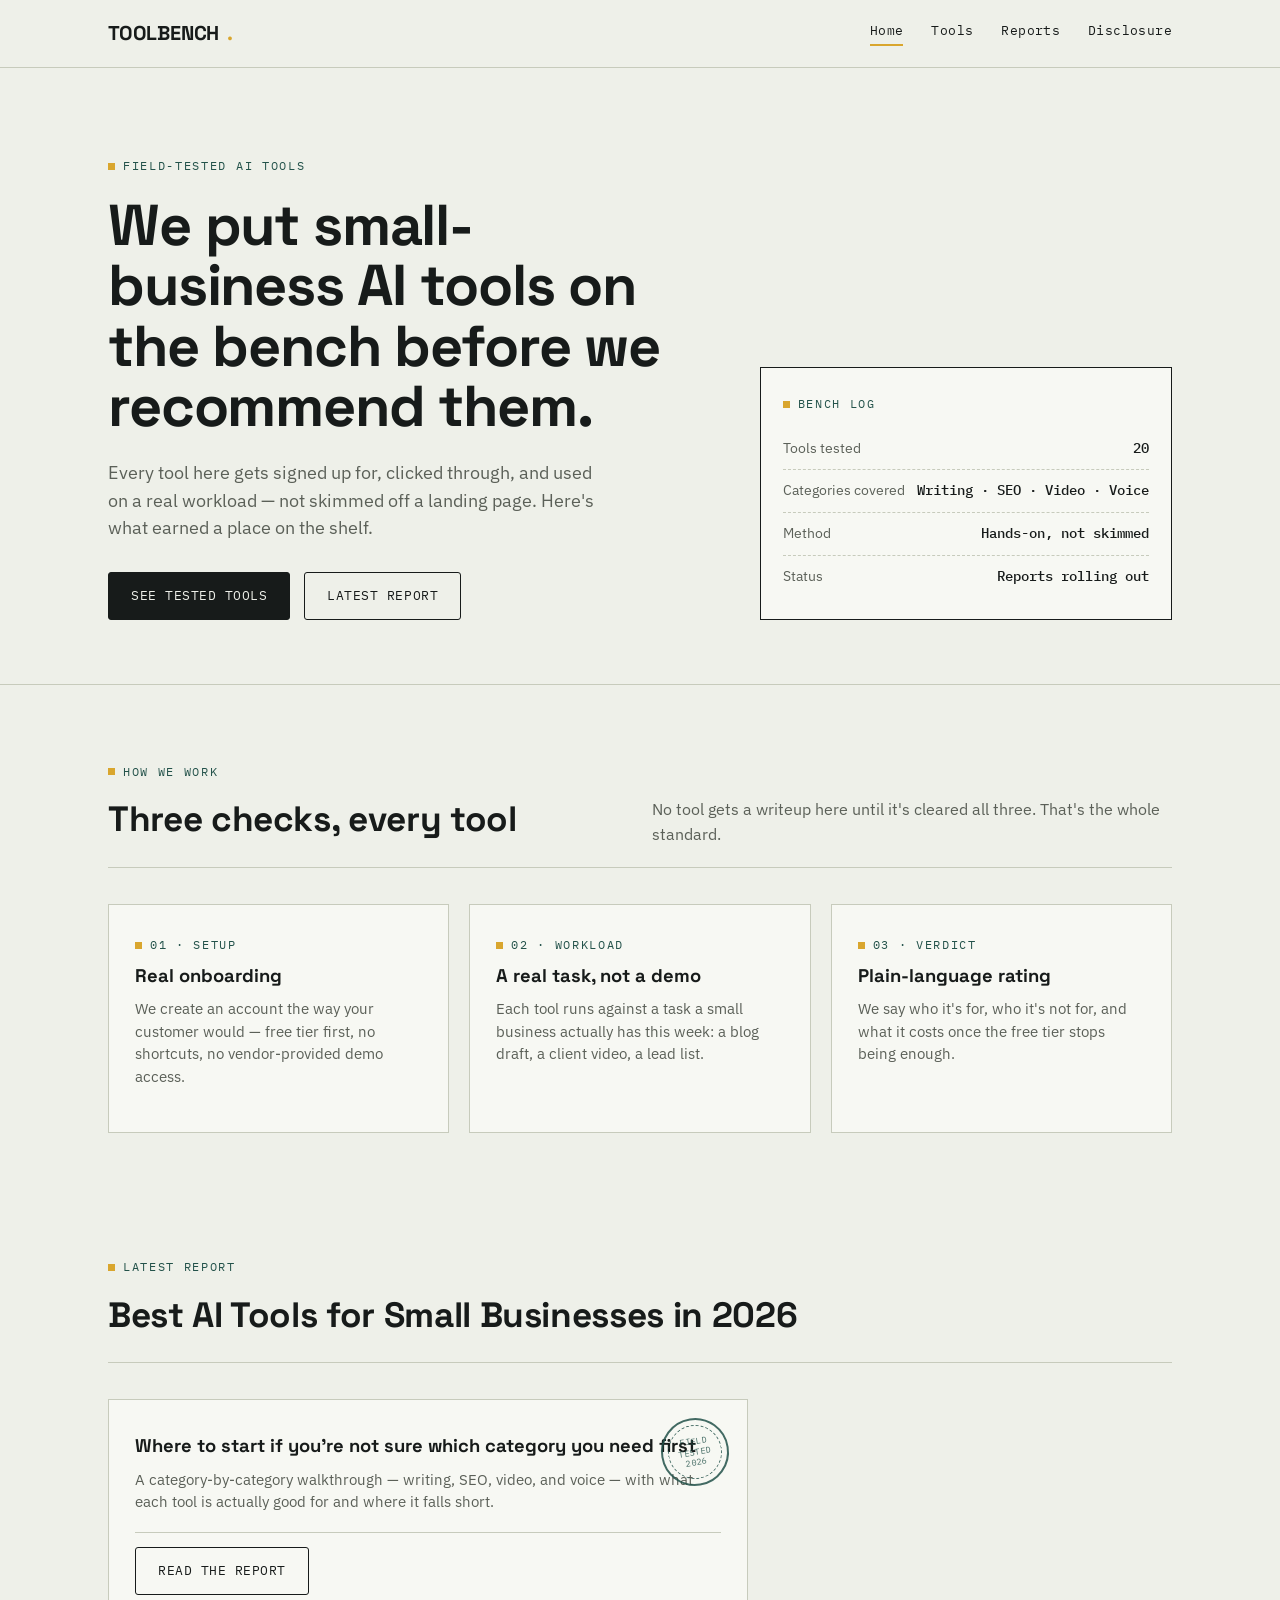
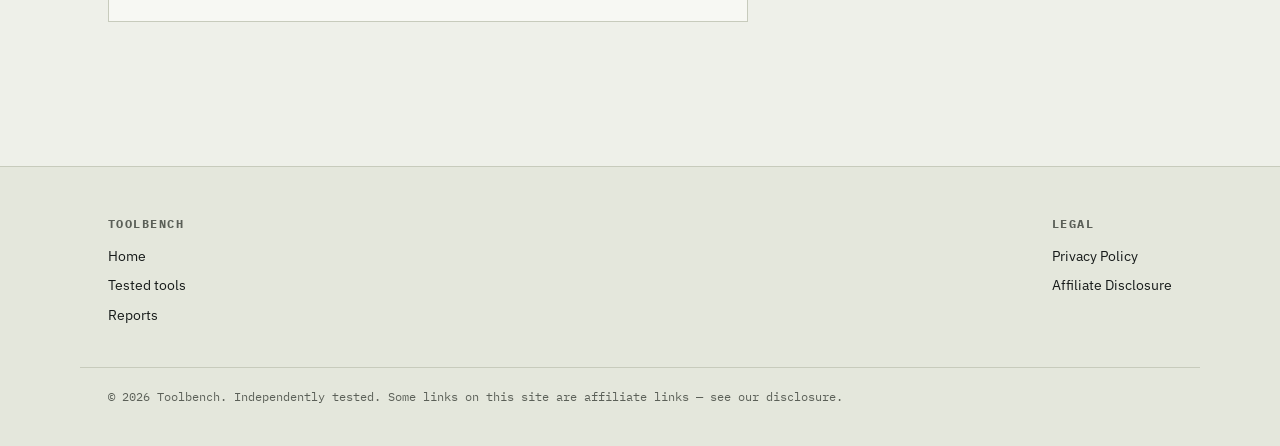
<file: index.html>
﻿<!DOCTYPE html>
<html lang="th">
<head>
  <meta charset="UTF-8">
  <meta name="viewport" content="width=device-width, initial-scale=1.0">

  <title>Toolbench — Field-tested AI Tools for Small Business</title>

  <!-- Google Analytics -->
  <script async src="https://www.googletagmanager.com/gtag/js?id=G-6FHRXW8VXH"></script>
  <script>
    window.dataLayer = window.dataLayer || [];
    function gtag(){dataLayer.push(arguments);}
    gtag('js', new Date());
    gtag('config', 'G-6FHRXW8VXH');
  </script>

  <!-- Main stylesheet -->
  <link rel="stylesheet" href="Styles.css">
</head>

<body>

<header class="site-header">
  <div class="wrap">
    <a href="index.html" class="logo">
      TOOLBENCH<span class="logo-dot">.</span>
    </a>

    <nav class="main-nav">
      <a href="index.html" aria-current="page">Home</a>
      <a href="Tools.html">Tools</a>
      <a href="Best ai tools small business 2026.html">Reports</a>
      <a href="Affiliate disclosure.html">Disclosure</a>
    </nav>
  </div>
</header>

<main>

  <section class="hero">
    <div class="wrap hero-grid">

      <div>
        <span class="tag">Field-tested AI tools</span>

        <h1>
          We put small-business AI tools on the bench before we recommend them.
        </h1>

        <p class="lede">
          Every tool here gets signed up for, clicked through, and used on a real workload —
          not skimmed off a landing page. Here's what earned a place on the shelf.
        </p>

        <div class="hero-actions">
          <a href="Tools.html" class="btn btn-primary">
            See tested tools
          </a>

          <a href="Best ai tools small business 2026.html" class="btn btn-outline">
            Latest report
          </a>
        </div>
      </div>

      <div class="spec-panel">
        <span class="tag">Bench log</span>

        <div class="spec-row">
          <span class="k">Tools tested</span>
          <span class="v">20</span>
        </div>

        <div class="spec-row">
          <span class="k">Categories covered</span>
          <span class="v">Writing · SEO · Video · Voice</span>
        </div>

        <div class="spec-row">
          <span class="k">Method</span>
          <span class="v">Hands-on, not skimmed</span>
        </div>

        <div class="spec-row">
          <span class="k">Status</span>
          <span class="v">Reports rolling out</span>
        </div>
      </div>

    </div>
  </section>


  <section>
    <div class="wrap">

      <div class="section-head">
        <div>
          <span class="tag">How we work</span>
          <h2>Three checks, every tool</h2>
        </div>

        <p>
          No tool gets a writeup here until it's cleared all three.
          That's the whole standard.
        </p>
      </div>


      <div class="grid-3">

        <div class="card">
          <span class="tag">01 · Setup</span>

          <h3>Real onboarding</h3>

          <p>
            We create an account the way your customer would —
            free tier first, no shortcuts, no vendor-provided demo access.
          </p>
        </div>


        <div class="card">
          <span class="tag">02 · Workload</span>

          <h3>A real task, not a demo</h3>

          <p>
            Each tool runs against a task a small business actually has this week:
            a blog draft, a client video, a lead list.
          </p>
        </div>


        <div class="card">
          <span class="tag">03 · Verdict</span>

          <h3>Plain-language rating</h3>

          <p>
            We say who it's for, who it's not for,
            and what it costs once the free tier stops being enough.
          </p>
        </div>

      </div>

    </div>
  </section>


  <section class="tight">
    <div class="wrap">

      <div class="section-head">
        <div>
          <span class="tag">Latest report</span>

          <h2>
            Best AI Tools for Small Businesses in 2026
          </h2>
        </div>
      </div>


      <div class="card" style="max-width:640px;">

        <span class="stamp">
          Field<br>
          Tested<br>
          2026
        </span>

        <h3>
          Where to start if you're not sure which category you need first
        </h3>

        <p>
          A category-by-category walkthrough — writing, SEO, video, and voice —
          with what each tool is actually good for and where it falls short.
        </p>

        <div class="card-foot">
          <a
            href="Best ai tools small business 2026.html"
            class="btn btn-outline"
          >
            Read the report
          </a>
        </div>

      </div>

    </div>
  </section>

</main>


<footer class="site-footer">

  <div class="wrap">

    <div class="footer-col">
      <h4>Toolbench</h4>

      <a href="index.html">
        Home
      </a>

      <a href="Tools.html">
        Tested tools
      </a>

      <a href="Best ai tools small business 2026.html">
        Reports
      </a>
    </div>


    <div class="footer-col">
      <h4>Legal</h4>

      <a href="Privacy policy.html">
        Privacy Policy
      </a>

      <a href="Affiliate disclosure.html">
        Affiliate Disclosure
      </a>
    </div>

  </div>


  <div class="footer-bottom">
    © 2026 Toolbench. Independently tested.
    Some links on this site are affiliate links — see our disclosure.
  </div>

</footer>


</body>
</html>
</file>
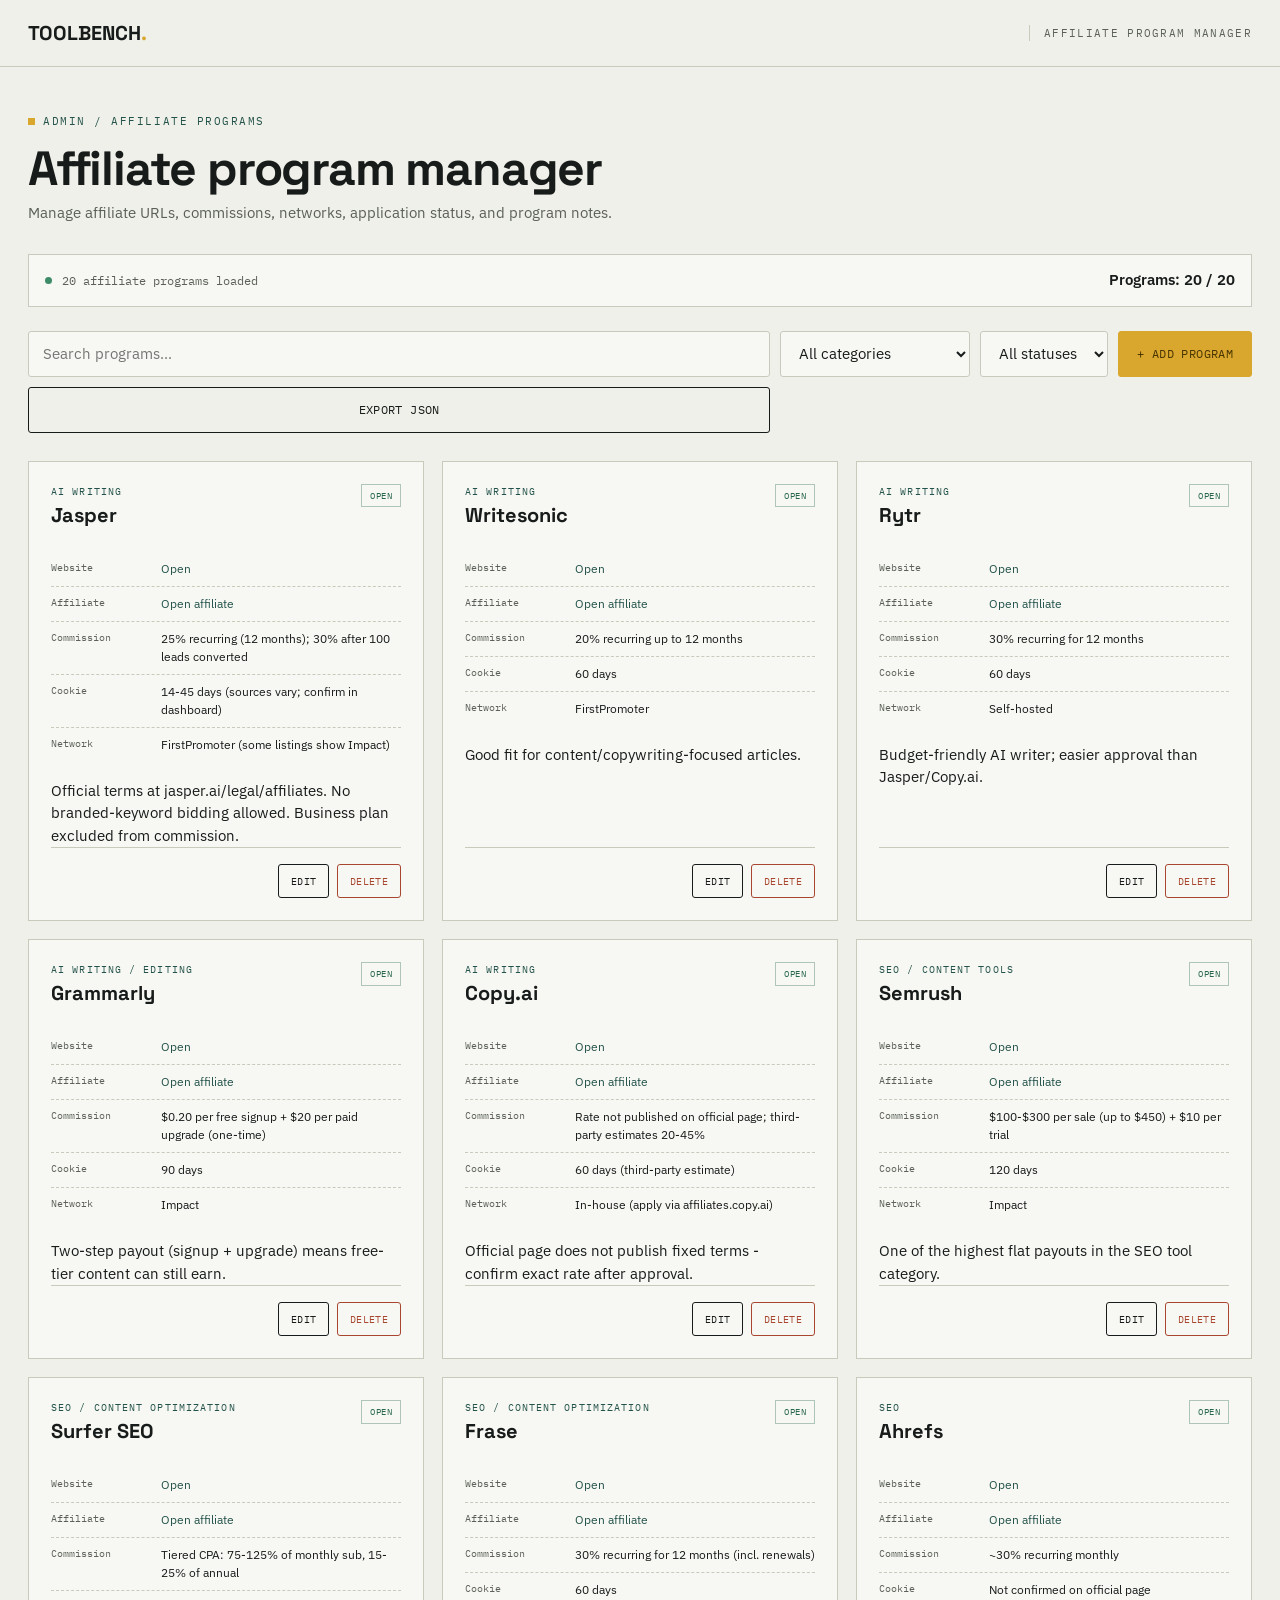
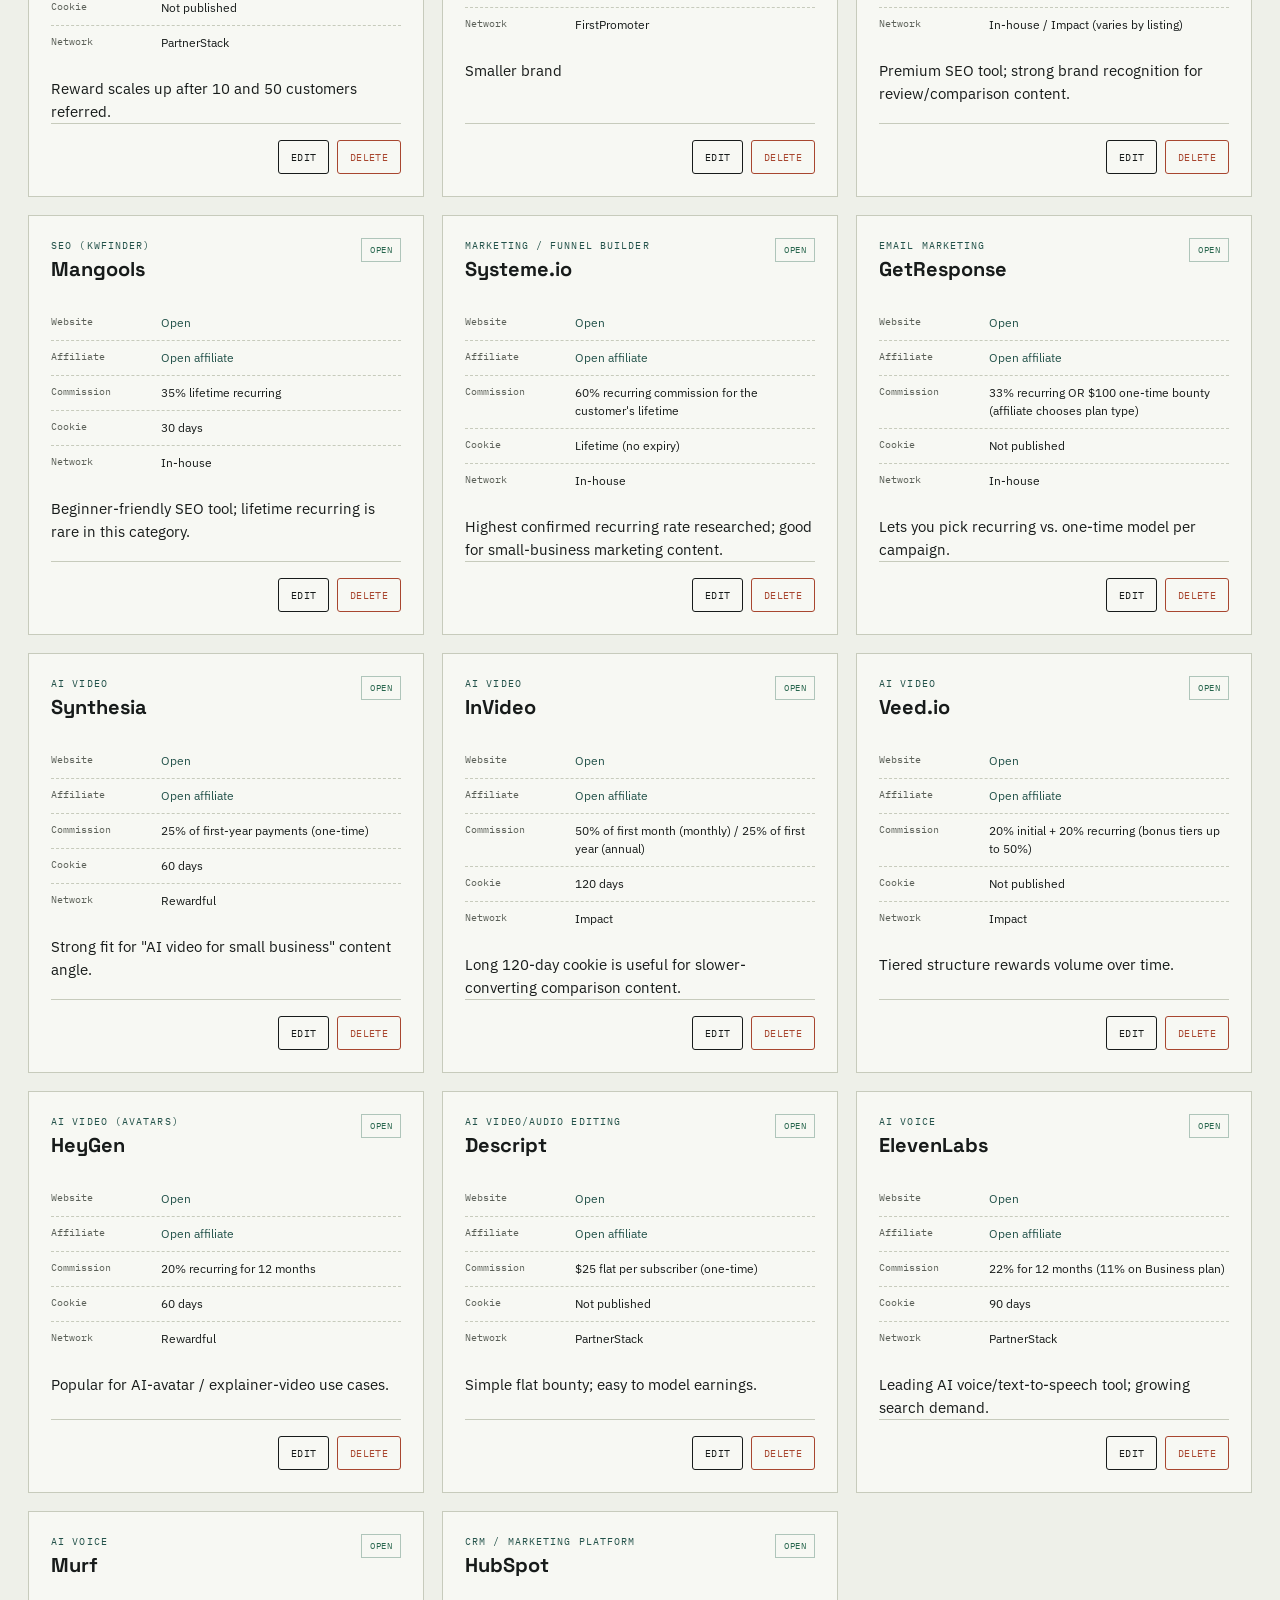
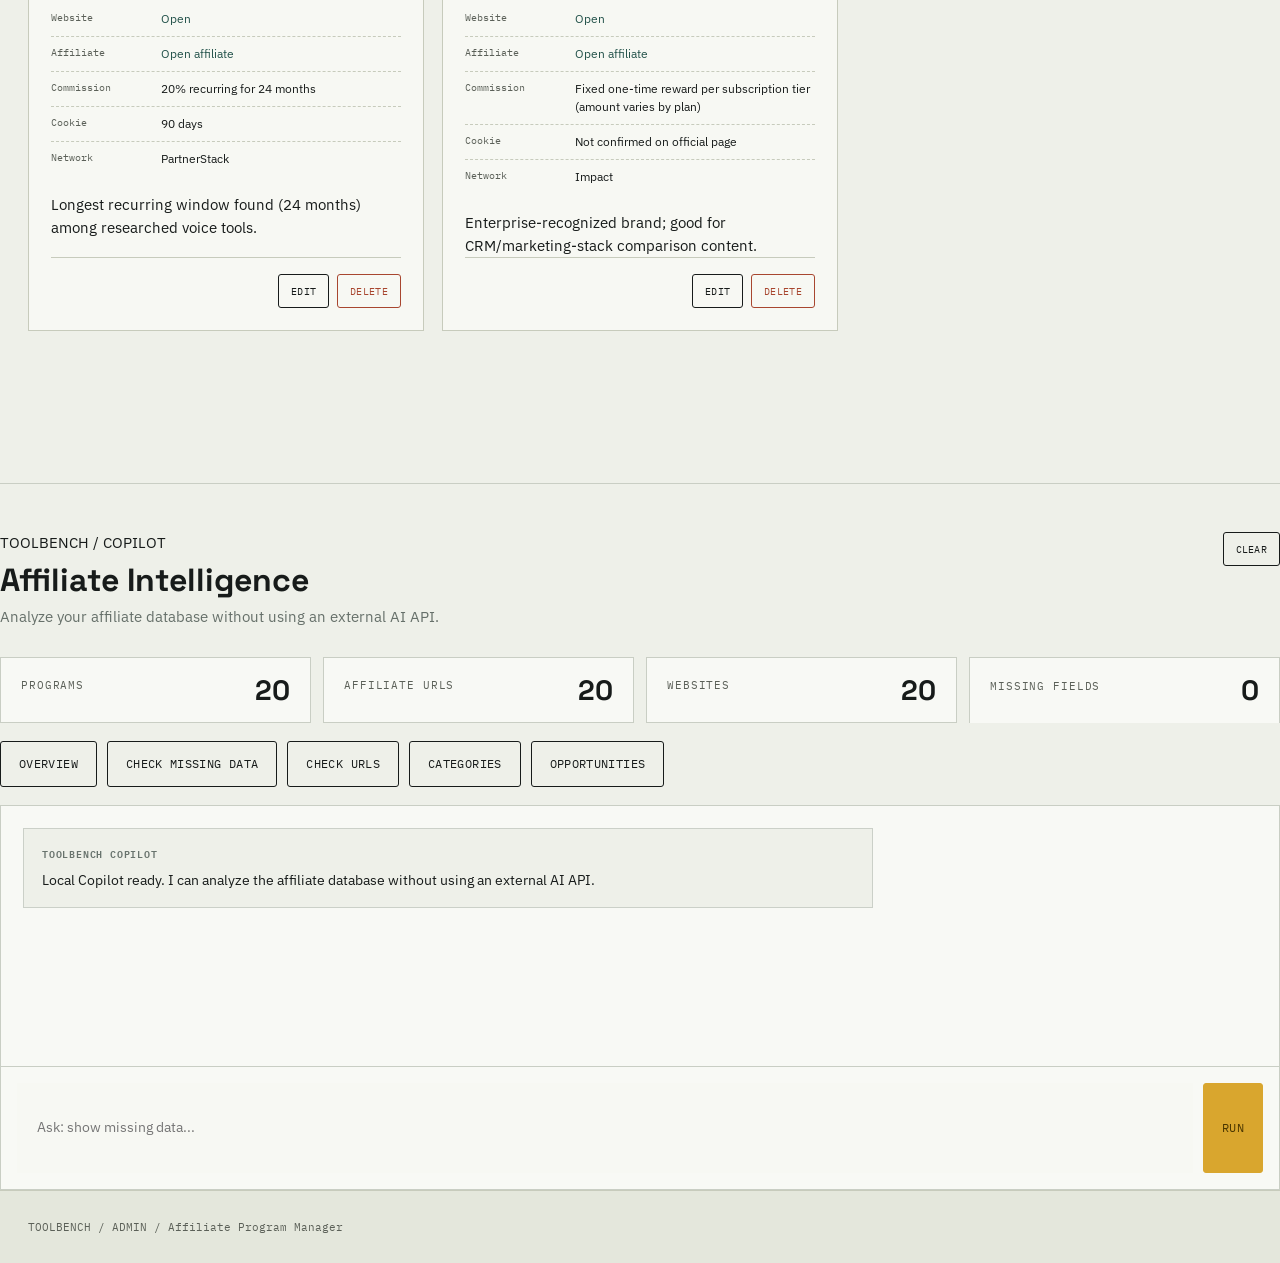
<file: admin/index.html>
<!DOCTYPE html>
<html lang="en">
<head>
  <meta charset="UTF-8">

  <meta
    name="viewport"
    content="width=device-width, initial-scale=1.0"
  >

  <title>Admin — Toolbench</title>

  <meta
    name="description"
    content="Toolbench affiliate program administration."
  >

  <link rel="icon" href="data:,"
  >

  <link
    rel="preconnect"
    href="https://fonts.googleapis.com"
  >

  <link
    rel="preconnect"
    href="https://fonts.gstatic.com"
    crossorigin
  >

  <link
    href="https://fonts.googleapis.com/css2?family=Space+Grotesk:wght@400;500;600;700&family=IBM+Plex+Sans:wght@400;500;600&family=IBM+Plex+Mono:wght@400;500;600&display=swap"
    rel="stylesheet"
  >

  <link
    rel="stylesheet"
    href="admin.css"
  >
</head>

<body>

  <!-- ========================================================
       HEADER
       ======================================================== -->

  <header class="admin-header">

    <div class="admin-header-inner">

      <div>
        <a
          href="../index.html"
          class="admin-logo"
        >
          TOOLBENCH<span>.</span>
        </a>
      </div>

      <div class="admin-label">
        Affiliate Program Manager
      </div>

    </div>

  </header>


  <!-- ========================================================
       MAIN
       ======================================================== -->

  <main class="admin-main">

    <!-- PAGE HEADING -->

    <section class="page-heading">

      <div class="eyebrow">
        Admin / Affiliate Programs
      </div>

      <h1>
        Affiliate program manager
      </h1>

      <p>
        Manage affiliate URLs, commissions, networks,
        application status, and program notes.
      </p>

    </section>


    <!-- ======================================================
         STATUS BAR
         ====================================================== -->

    <div class="status-bar">

      <div class="status-left">

        <span
          id="statusDot"
          class="status-dot"
        ></span>

        <span
          id="statusText"
          class="status-text"
        >
          Loading affiliate programs...
        </span>

      </div>

      <div>
        <span class="status-count">
          Programs:
        </span>

        <span
          id="programCount"
          class="status-count"
        >
          0 / 0
        </span>
      </div>

    </div>


    <!-- ======================================================
         TOOLBAR
         ====================================================== -->

    <section class="toolbar">

      <!-- SEARCH -->

      <div class="search-box">

        <input
          id="searchInput"
          type="search"
          placeholder="Search programs..."
          autocomplete="off"
        >

      </div>


      <!-- CATEGORY -->

      <div class="filter-box">

        <select id="categoryFilter">

          <option value="">
            All categories
          </option>

        </select>

      </div>


      <!-- STATUS -->

      <div class="filter-box">

        <select id="statusFilter">

          <option value="">
            All statuses
          </option>

          <option value="Open">
            Open
          </option>

          <option value="Pending">
            Pending
          </option>

          <option value="Closed">
            Closed
          </option>

        </select>

      </div>


      <!-- ADD -->

      <button
        id="addButton"
        type="button"
        class="btn btn-accent"
      >
        + Add program
      </button>


      <!-- EXPORT -->

      <button
        id="exportButton"
        type="button"
        class="btn"
      >
        Export JSON
      </button>

    </section>


    <!-- ======================================================
         PROGRAM GRID
         ====================================================== -->

    <section
      id="programGrid"
      class="program-grid"
      aria-live="polite"
    >

      <div class="empty-state">

        <h2>
          Loading programs...
        </h2>

        <p>
          Reading affiliate-programs.json
        </p>

      </div>

    </section>

  </main>
  <!-- ========================================================
     TOOLBENCH COPILOT
     Local AI-style intelligence layer
     ======================================================== -->

<section class="copilot-section">

  <div class="copilot-header">

    <div>
      <div class="eyebrow">
        TOOLBENCH / COPILOT
      </div>

      <h2>
        Affiliate Intelligence
      </h2>

      <p>
        Analyze your affiliate database without using an external AI API.
      </p>
    </div>

    <button
      id="clearCopilot"
      type="button"
      class="btn btn-small"
    >
      Clear
    </button>

  </div>


  <!-- ======================================================
       STATS
       ====================================================== -->

  <div class="copilot-stats">

    <div class="copilot-stat">
      <span class="copilot-stat-label">
        Programs
      </span>

      <strong id="copilotProgramCount">
        0
      </strong>
    </div>


    <div class="copilot-stat">
      <span class="copilot-stat-label">
        Affiliate URLs
      </span>

      <strong id="copilotAffiliateCount">
        0
      </strong>
    </div>


    <div class="copilot-stat">
      <span class="copilot-stat-label">
        Websites
      </span>

      <strong id="copilotWebsiteCount">
        0
      </strong>
    </div>


    <div class="copilot-stat">
      <span class="copilot-stat-label">
        Missing fields
      </span>

      <strong id="copilotMissingCount">
        0
      </strong>
    </div>

  </div>


  <!-- ======================================================
       QUICK ACTIONS
       ====================================================== -->

  <div class="copilot-actions">

    <button
      type="button"
      class="btn"
      data-copilot-action="overview"
    >
      Overview
    </button>

    <button
      type="button"
      class="btn"
      data-copilot-action="missing"
    >
      Check missing data
    </button>

    <button
      type="button"
      class="btn"
      data-copilot-action="urls"
    >
      Check URLs
    </button>

    <button
      type="button"
      class="btn"
      data-copilot-action="categories"
    >
      Categories
    </button>

    <button
      type="button"
      class="btn"
      data-copilot-action="opportunities"
    >
      Opportunities
    </button>

  </div>


  <!-- ======================================================
       CHAT
       ====================================================== -->

  <div class="copilot-panel">

    <div
      id="copilotMessages"
      class="copilot-messages"
      aria-live="polite"
    >

      <div class="copilot-message assistant">

        <div class="message-label">
          TOOLBENCH COPILOT
        </div>

        <p>
          Local Copilot ready.
          I can analyze the affiliate database without
          using an external AI API.
        </p>

      </div>

    </div>


    <form
      id="copilotForm"
      class="copilot-form"
    >

      <input
        id="copilotInput"
        type="text"
        autocomplete="off"
        placeholder="Ask: show missing data..."
      >

      <button
        type="submit"
        class="btn btn-accent"
      >
        Run
      </button>

    </form>

  </div>

</section>


  <!-- ========================================================
       EDIT / ADD MODAL
       ======================================================== -->

  <div
    id="editModal"
    class="modal"
    role="dialog"
    aria-modal="true"
    aria-labelledby="modalTitle"
  >

    <div class="modal-panel">


      <!-- MODAL HEADER -->

      <div class="modal-header">

        <h2 id="modalTitle">
          Edit Affiliate Program
        </h2>

        <button
          id="closeModal"
          type="button"
          class="modal-close"
          aria-label="Close"
        >
          ×
        </button>

      </div>


      <!-- MODAL BODY -->

      <form
        id="programForm"
        class="modal-body"
      >

        <div class="form-grid">


          <!-- BRAND -->

          <div class="form-group">

            <label for="brand">
              Brand
            </label>

            <input
              id="brand"
              name="brand"
              type="text"
              placeholder="Jasper"
              required
            >

          </div>


          <!-- CATEGORY -->

          <div class="form-group">

            <label for="category">
              Category
            </label>

            <input
              id="category"
              name="category"
              type="text"
              placeholder="AI Writing"
            >

          </div>


          <!-- WEBSITE -->

          <div class="form-group full">

            <label for="website">
              Website
            </label>

            <input
              id="website"
              name="website"
              type="url"
              placeholder="https://example.com"
            >

            <div class="form-help">
              Main website for the tool.
            </div>

          </div>


          <!-- AFFILIATE URL -->

          <div class="form-group full">

            <label for="affiliateUrl">
              Affiliate URL
            </label>

            <input
              id="affiliateUrl"
              name="affiliateUrl"
              type="url"
              placeholder="https://example.com/affiliate"
            >

            <div class="form-help">
              The URL used by the Visit Site button
              on the public Tools page.
            </div>

          </div>


          <!-- COMMISSION -->

          <div class="form-group">

            <label for="commission">
              Commission
            </label>

            <input
              id="commission"
              name="commission"
              type="text"
              placeholder="20% recurring for 12 months"
            >

          </div>


          <!-- COOKIE -->

          <div class="form-group">

            <label for="cookie">
              Cookie
            </label>

            <input
              id="cookie"
              name="cookie"
              type="text"
              placeholder="60 days"
            >

          </div>


          <!-- NETWORK -->

          <div class="form-group">

            <label for="affiliateNetwork">
              Affiliate Network
            </label>

            <input
              id="affiliateNetwork"
              name="affiliateNetwork"
              type="text"
              placeholder="Impact"
            >

          </div>


          <!-- STATUS -->

          <div class="form-group">

            <label for="applicationStatus">
              Application Status
            </label>

            <select
              id="applicationStatus"
              name="applicationStatus"
            >

              <option value="Open">
                Open
              </option>

              <option value="Pending">
                Pending
              </option>

              <option value="Closed">
                Closed
              </option>

              <option value="Rejected">
                Rejected
              </option>

            </select>

          </div>


          <!-- NOTES -->

          <div class="form-group full">

            <label for="notes">
              Notes
            </label>

            <textarea
              id="notes"
              name="notes"
              placeholder="Affiliate program notes..."
            ></textarea>

          </div>

        </div>

      </form>


      <!-- MODAL FOOTER -->

      <div class="modal-footer">

        <div>

          <button
            type="button"
            class="btn btn-danger btn-small"
            id="cancelModal"
          >
            Cancel
          </button>

        </div>

        <div class="modal-footer-right">

          <button
            type="button"
            class="btn btn-small"
            id="closeModalBottom"
          >
            Close
          </button>

          <button
            type="submit"
            form="programForm"
            class="btn btn-primary"
          >
            Save program
          </button>

        </div>

      </div>

    </div>

  </div>


  <!-- ========================================================
       TOAST
       ======================================================== -->

  <div
    id="toast"
    class="toast"
    role="status"
    aria-live="polite"
  ></div>


  <!-- ========================================================
       FOOTER
       ======================================================== -->

  <footer class="admin-footer">

    <div class="admin-footer-inner">

      TOOLBENCH / ADMIN /
      Affiliate Program Manager

    </div>

  </footer>


  <!-- ========================================================
       JAVASCRIPT
       ======================================================== -->

  <script src="admin.js"></script>

</body>
</html>
</file>
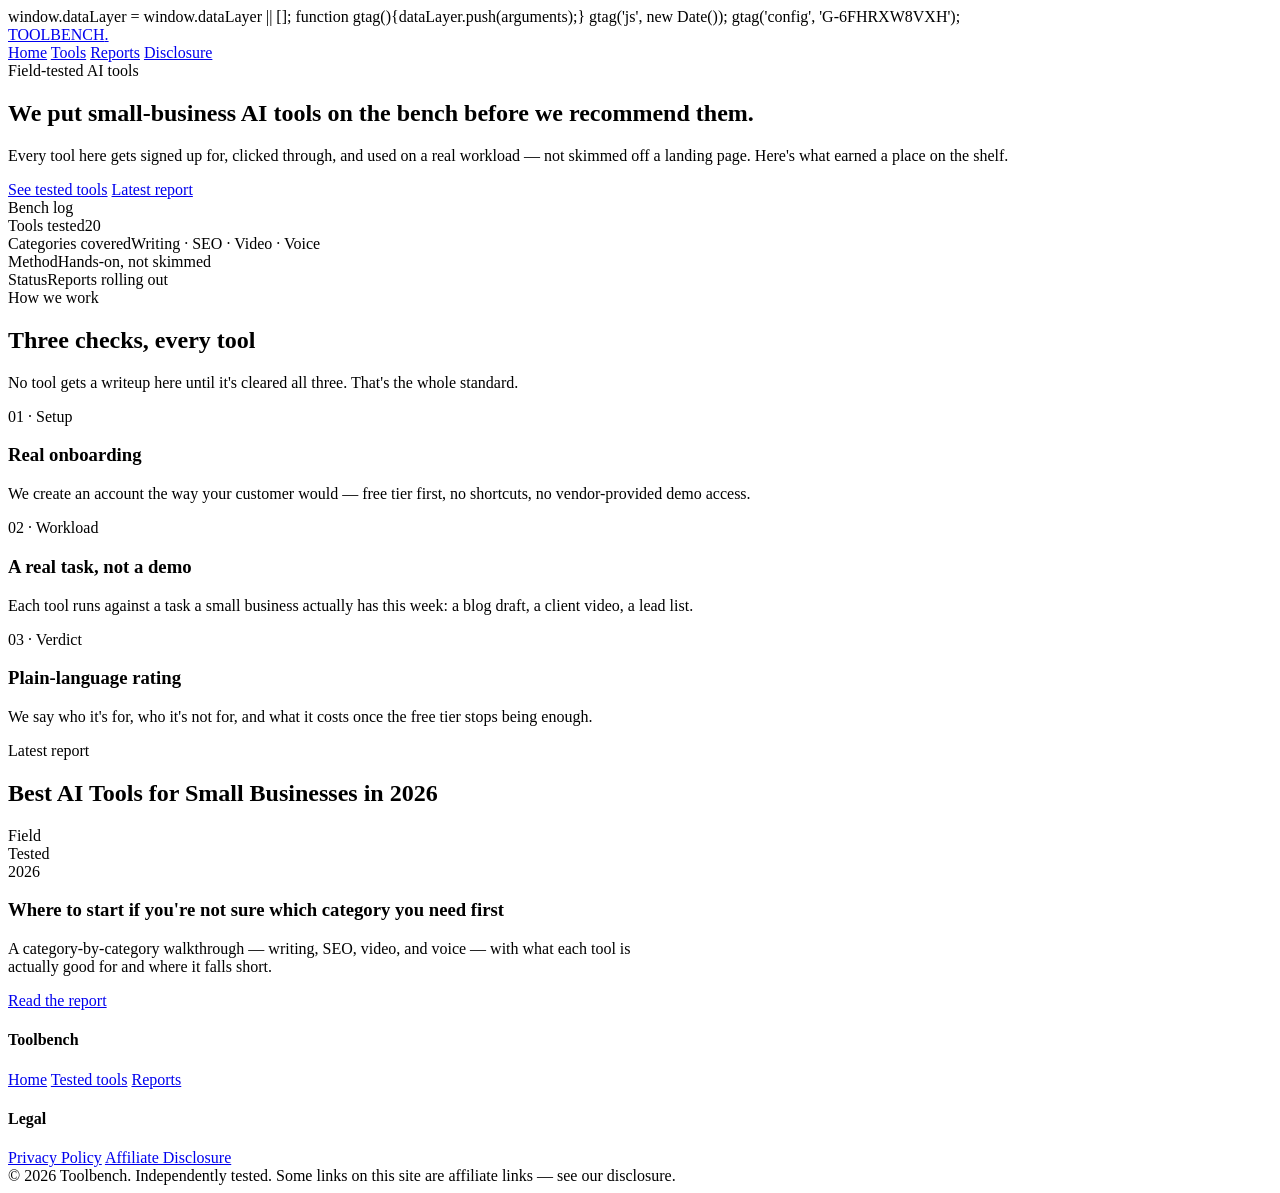
<file: toolbench/index.html>
<!DOCTYPE html>
<html lang="th">
<head>
  window.dataLayer = window.dataLayer || [];
  function gtag(){dataLayer.push(arguments);}
  gtag('js', new Date());
  gtag('config', 'G-6FHRXW8VXH');
</script>
</head>
<body>

<header class="site-header">
  <div class="wrap">
    <a href="index.html" class="logo">TOOLBENCH<span class="logo-dot">.</span></a>
    <nav class="main-nav">
      <a href="index.html" aria-current="page">Home</a>
      <a href="tools.html">Tools</a>
      <a href="best-ai-tools-small-business-2026.html">Reports</a>
      <a href="affiliate-disclosure.html">Disclosure</a>
    </nav>
  </div>
</header>

<main>

  <section class="hero">
    <div class="wrap hero-grid">
      <div>
        <span class="tag">Field-tested AI tools</span>
        <h1>We put small-business AI tools on the bench before we recommend them.</h1>
        <p class="lede">Every tool here gets signed up for, clicked through, and used on a real workload — not skimmed off a landing page. Here's what earned a place on the shelf.</p>
        <div class="hero-actions">
          <a href="tools.html" class="btn btn-primary">See tested tools</a>
          <a href="best-ai-tools-small-business-2026.html" class="btn btn-outline">Latest report</a>
        </div>
      </div>
      <div class="spec-panel">
        <span class="tag">Bench log</span>
        <div class="spec-row"><span class="k">Tools tested</span><span class="v">20</span></div>
        <div class="spec-row"><span class="k">Categories covered</span><span class="v">Writing · SEO · Video · Voice</span></div>
        <div class="spec-row"><span class="k">Method</span><span class="v">Hands-on, not skimmed</span></div>
        <div class="spec-row"><span class="k">Status</span><span class="v">Reports rolling out</span></div>
      </div>
    </div>
  </section>

  <section>
    <div class="wrap">
      <div class="section-head">
        <div>
          <span class="tag">How we work</span>
          <h2>Three checks, every tool</h2>
        </div>
        <p>No tool gets a writeup here until it's cleared all three. That's the whole standard.</p>
      </div>
      <div class="grid-3">
        <div class="card">
          <span class="tag">01 · Setup</span>
          <h3>Real onboarding</h3>
          <p>We create an account the way your customer would — free tier first, no shortcuts, no vendor-provided demo access.</p>
        </div>
        <div class="card">
          <span class="tag">02 · Workload</span>
          <h3>A real task, not a demo</h3>
          <p>Each tool runs against a task a small business actually has this week: a blog draft, a client video, a lead list.</p>
        </div>
        <div class="card">
          <span class="tag">03 · Verdict</span>
          <h3>Plain-language rating</h3>
          <p>We say who it's for, who it's not for, and what it costs once the free tier stops being enough.</p>
        </div>
      </div>
    </div>
  </section>

  <section class="tight">
    <div class="wrap">
      <div class="section-head">
        <div>
          <span class="tag">Latest report</span>
          <h2>Best AI Tools for Small Businesses in 2026</h2>
        </div>
      </div>
      <div class="card" style="max-width:640px;">
        <span class="stamp">Field<br>Tested<br>2026</span>
        <h3>Where to start if you're not sure which category you need first</h3>
        <p>A category-by-category walkthrough — writing, SEO, video, and voice — with what each tool is actually good for and where it falls short.</p>
        <div class="card-foot">
          <a href="best-ai-tools-small-business-2026.html" class="btn btn-outline">Read the report</a>
        </div>
      </div>
    </div>
  </section>

</main>

<footer class="site-footer">
  <div class="wrap">
    <div class="footer-col">
      <h4>Toolbench</h4>
      <a href="index.html">Home</a>
      <a href="tools.html">Tested tools</a>
      <a href="best-ai-tools-small-business-2026.html">Reports</a>
    </div>
    <div class="footer-col">
      <h4>Legal</h4>
      <a href="privacy-policy.html">Privacy Policy</a>
      <a href="affiliate-disclosure.html">Affiliate Disclosure</a>
    </div>
  </div>
  <div class="footer-bottom">
    © 2026 Toolbench. Independently tested. Some links on this site are affiliate links — see our disclosure.
  </div>
</footer>

</body>
</html>
</file>
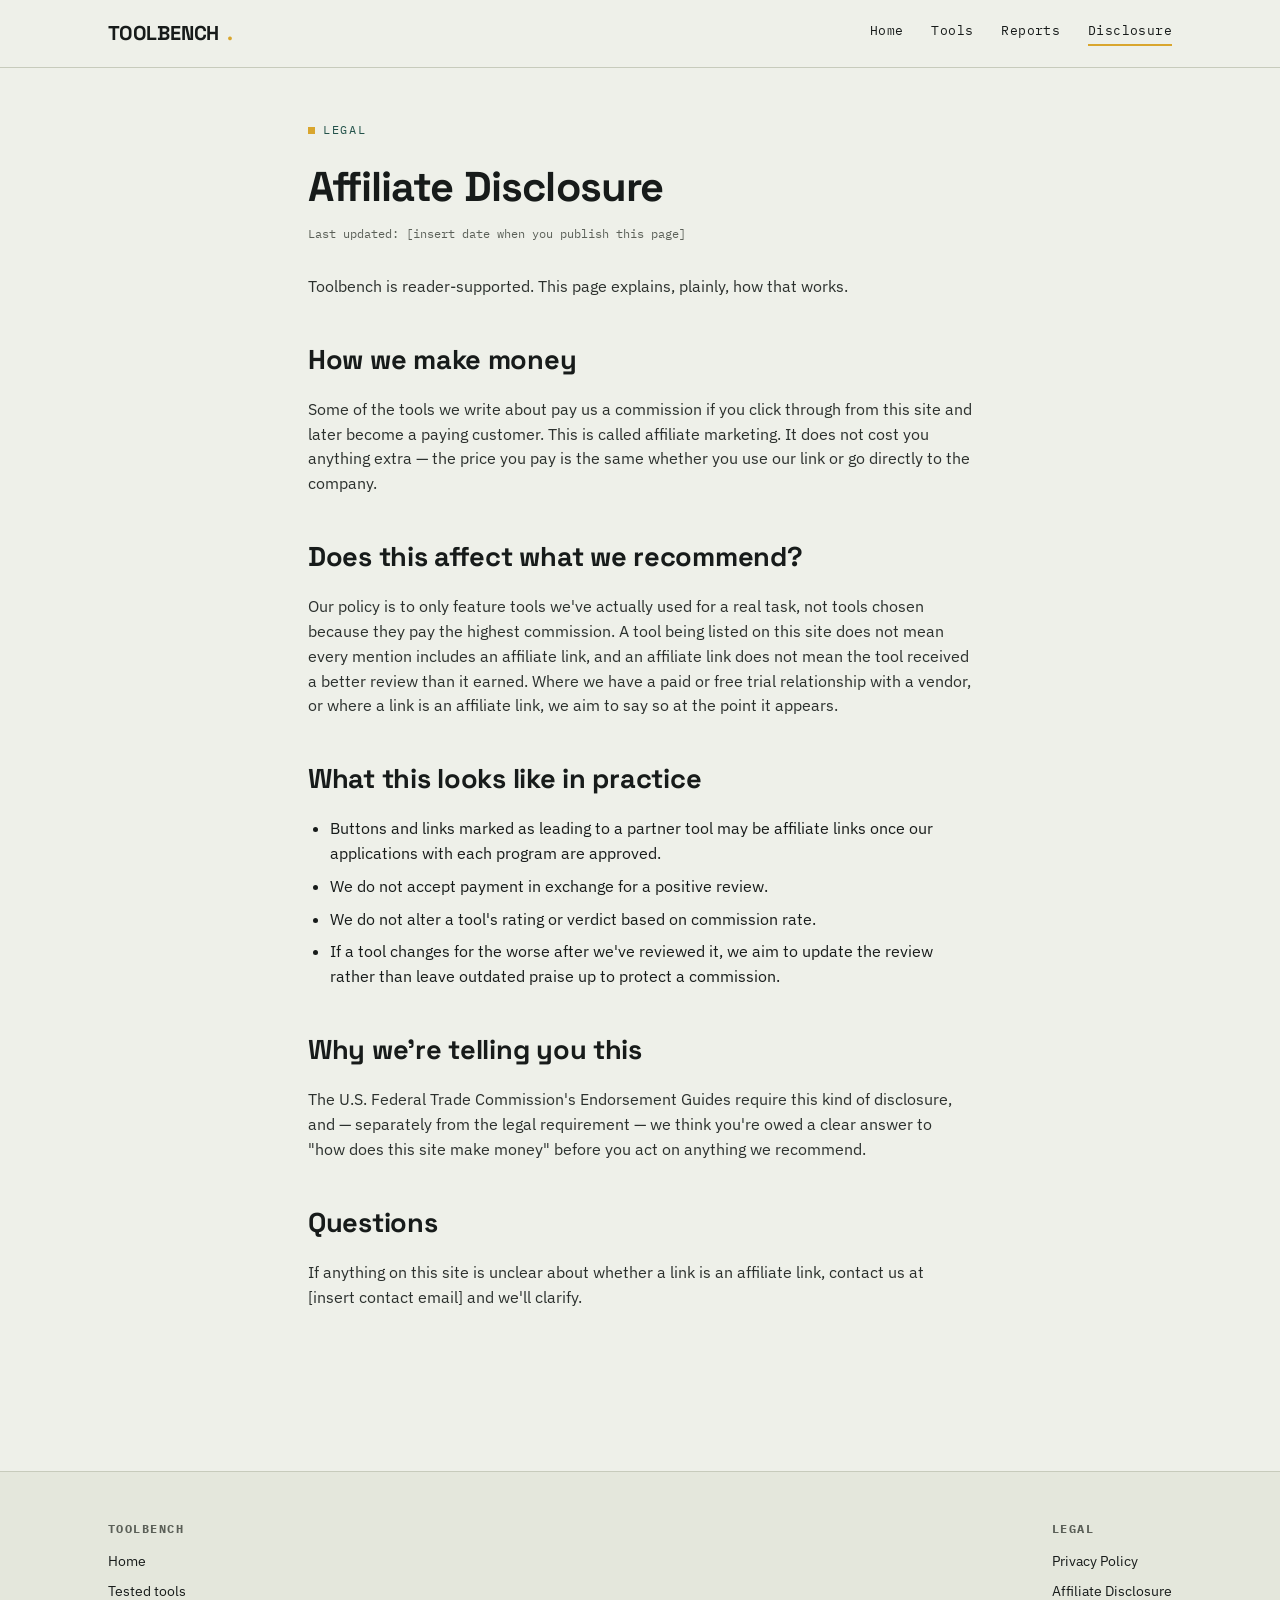
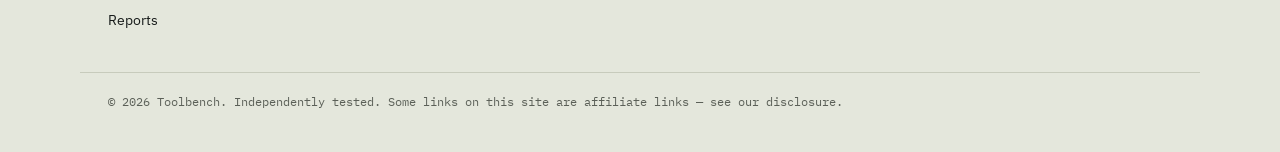
<file: Affiliate disclosure.html>
﻿<!DOCTYPE html>
<html lang="th">
<head>
<meta charset="UTF-8">
<meta name="viewport" content="width=device-width, initial-scale=1.0">
<title>Affiliate Disclosure — Toolbench</title>
<meta name="description" content="How Toolbench earns money through affiliate partnerships and what that means for you as a reader.">
<link rel="stylesheet" href="Styles.css">
<script async src="https://www.googletagmanager.com/gtag/js?id=G-XXXXXXXXXX"></script>
<script>
  window.dataLayer = window.dataLayer || [];
  function gtag(){dataLayer.push(arguments);}
  gtag('js', new Date());
  gtag('config', 'G-XXXXXXXXXX');
</script>
</head>
<body>

<header class="site-header">
  <div class="wrap">
    <a href="index.html" class="logo">TOOLBENCH<span class="logo-dot">.</span></a>
    <nav class="main-nav">
      <a href="index.html">Home</a>
      <a href="Tools.html">Tools</a>
      <a href="Best ai tools small business 2026.html">Reports</a>
      <a href="Affiliate disclosure.html" aria-current="page">Disclosure</a>
    </nav>
  </div>
</header>

<main class="legal">
  <section class="tight">
    <div class="wrap prose">
      <span class="tag">Legal</span>
      <h1 style="font-family:var(--display); font-size:clamp(2rem,4vw,2.6rem); letter-spacing:-0.02em; margin:14px 0 6px;">Affiliate Disclosure</h1>
      <p class="updated">Last updated: [insert date when you publish this page]</p>

      <p>Toolbench is reader-supported. This page explains, plainly, how that works.</p>

      <h2>How we make money</h2>
      <p>Some of the tools we write about pay us a commission if you click through from this site and later become a paying customer. This is called affiliate marketing. It does not cost you anything extra — the price you pay is the same whether you use our link or go directly to the company.</p>

      <h2>Does this affect what we recommend?</h2>
      <p>Our policy is to only feature tools we've actually used for a real task, not tools chosen because they pay the highest commission. A tool being listed on this site does not mean every mention includes an affiliate link, and an affiliate link does not mean the tool received a better review than it earned. Where we have a paid or free trial relationship with a vendor, or where a link is an affiliate link, we aim to say so at the point it appears.</p>

      <h2>What this looks like in practice</h2>
      <ul>
        <li>Buttons and links marked as leading to a partner tool may be affiliate links once our applications with each program are approved.</li>
        <li>We do not accept payment in exchange for a positive review.</li>
        <li>We do not alter a tool's rating or verdict based on commission rate.</li>
        <li>If a tool changes for the worse after we've reviewed it, we aim to update the review rather than leave outdated praise up to protect a commission.</li>
      </ul>

      <h2>Why we're telling you this</h2>
      <p>The U.S. Federal Trade Commission's Endorsement Guides require this kind of disclosure, and — separately from the legal requirement — we think you're owed a clear answer to "how does this site make money" before you act on anything we recommend.</p>

      <h2>Questions</h2>
      <p>If anything on this site is unclear about whether a link is an affiliate link, contact us at [insert contact email] and we'll clarify.</p>
    </div>
  </section>
</main>

<footer class="site-footer">
  <div class="wrap">
    <div class="footer-col">
      <h4>Toolbench</h4>
      <a href="index.html">Home</a>
      <a href="Tools.html">Tested tools</a>
      <a href="Best ai tools small business 2026.html">Reports</a>
    </div>
    <div class="footer-col">
      <h4>Legal</h4>
      <a href="Privacy policy.html">Privacy Policy</a>
      <a href="Affiliate disclosure.html">Affiliate Disclosure</a>
    </div>
  </div>
  <div class="footer-bottom">
    © 2026 Toolbench. Independently tested. Some links on this site are affiliate links — see our disclosure.
  </div>
</footer>

</body>
</html>
</file>
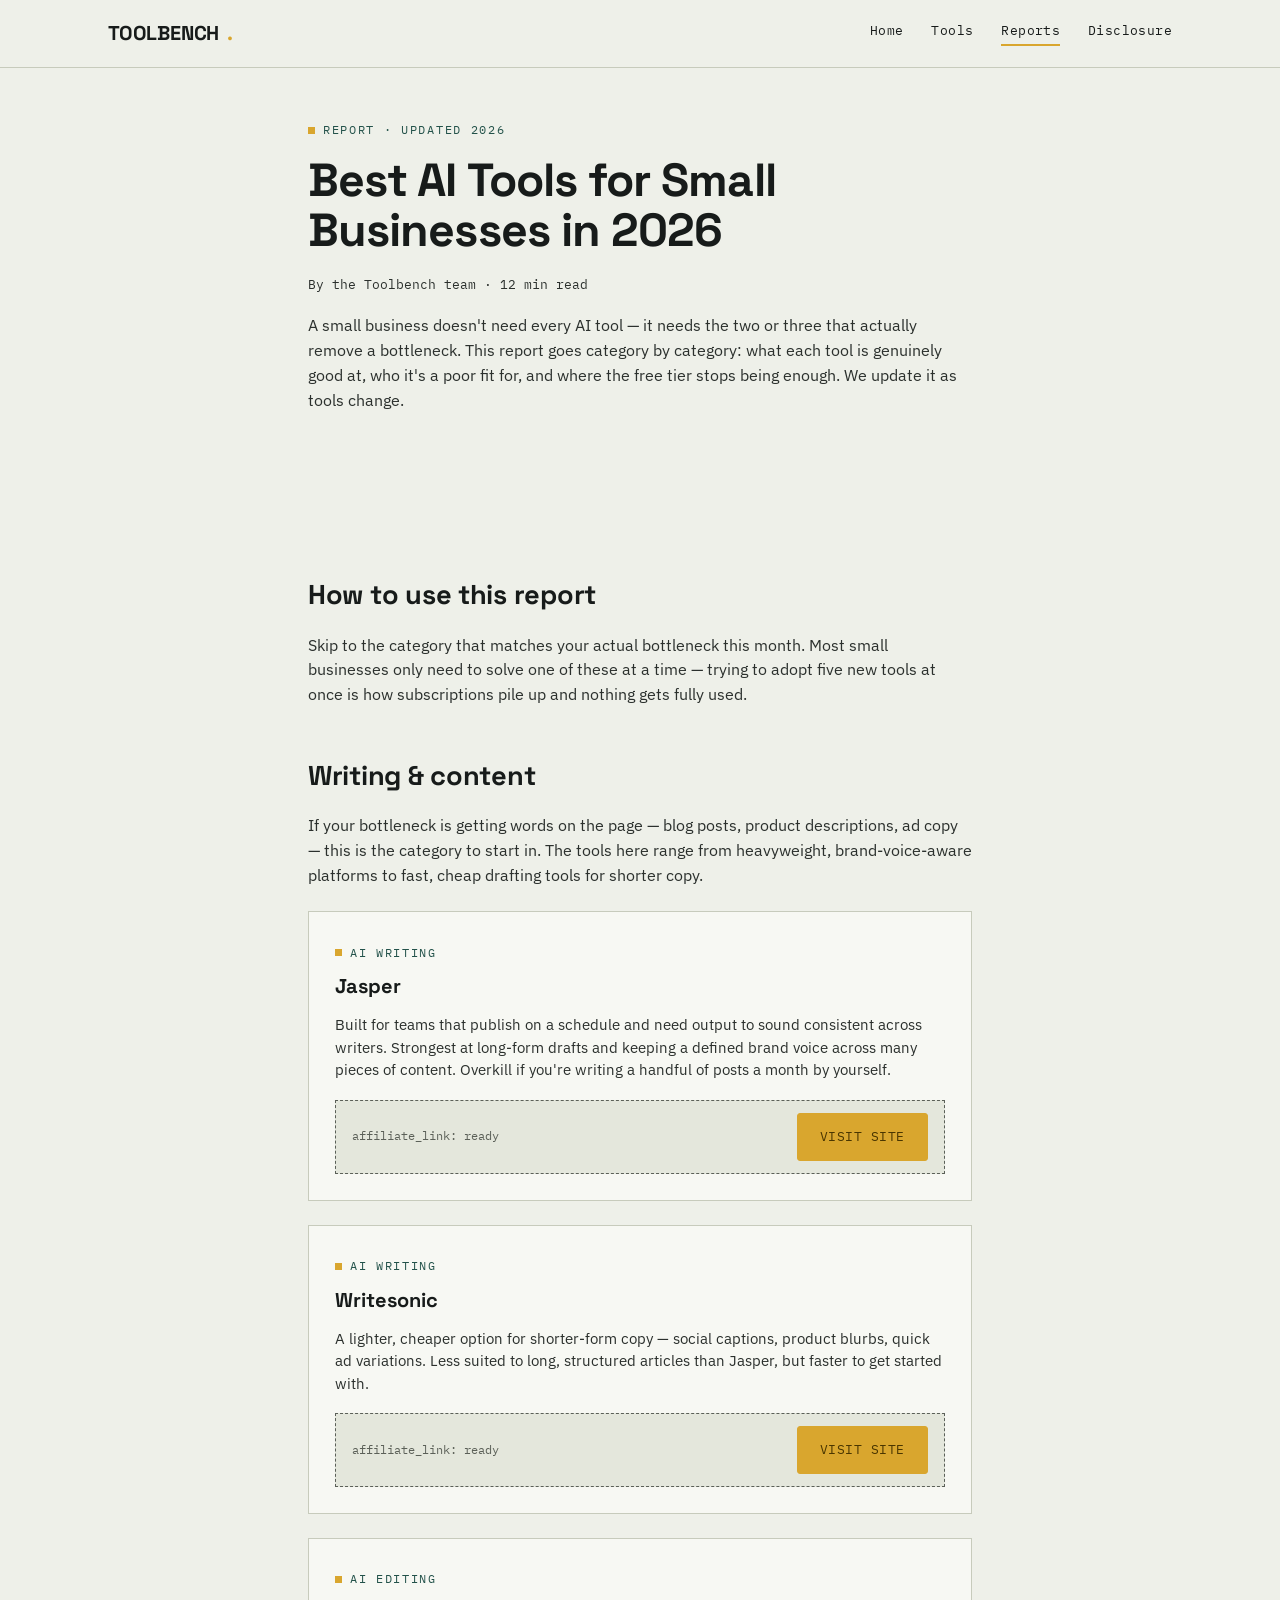
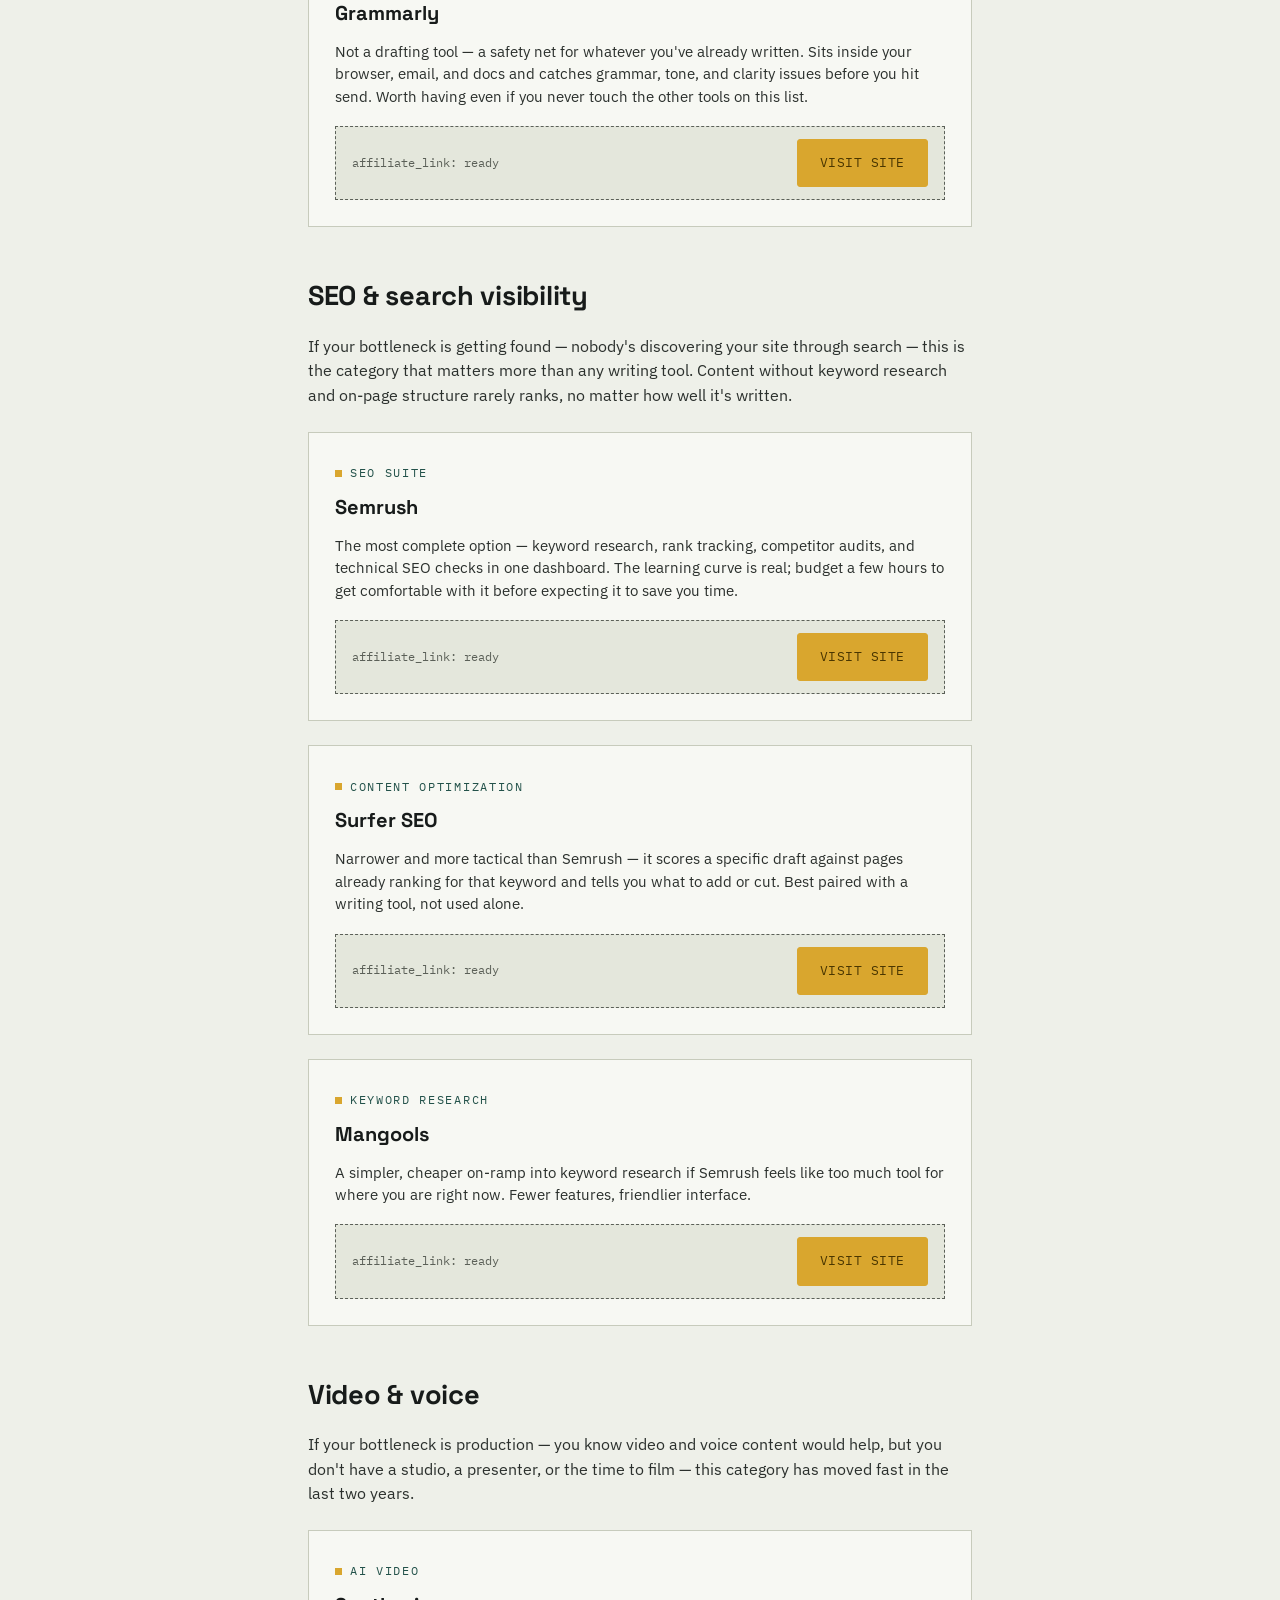
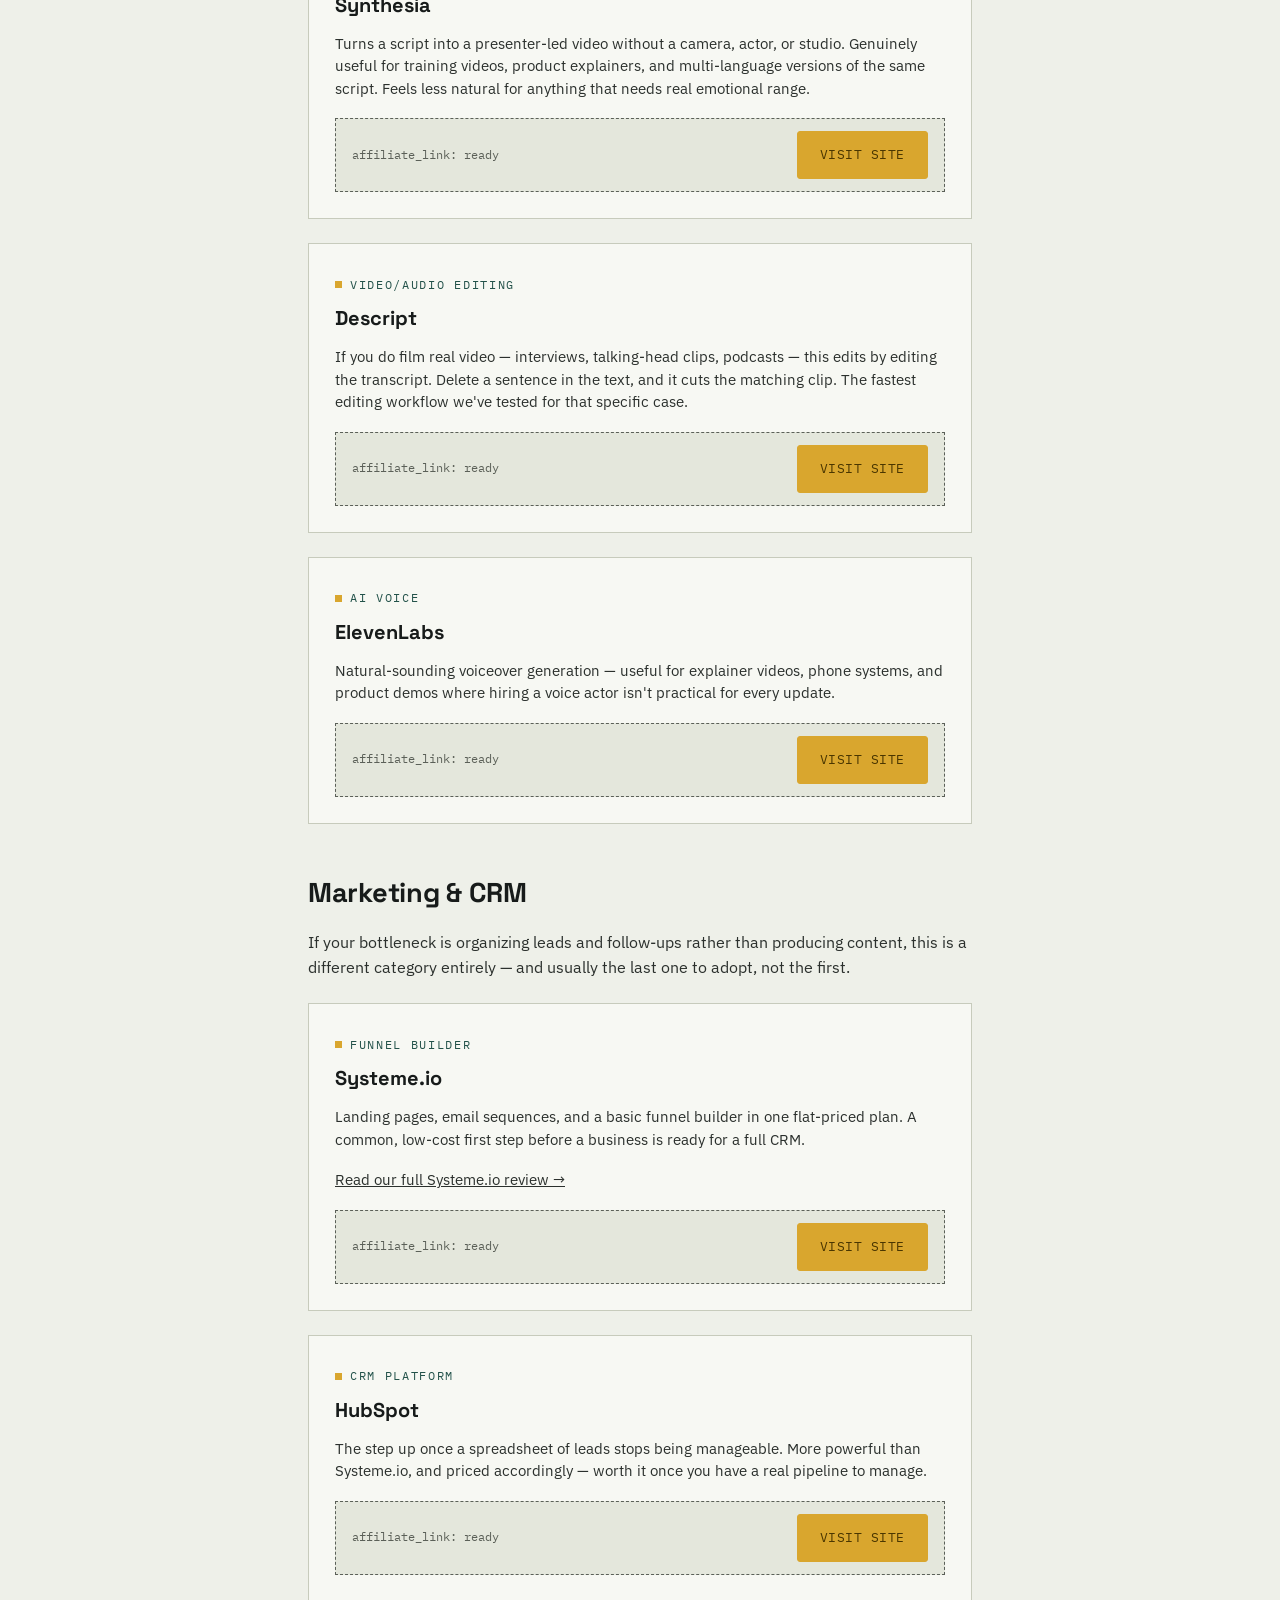
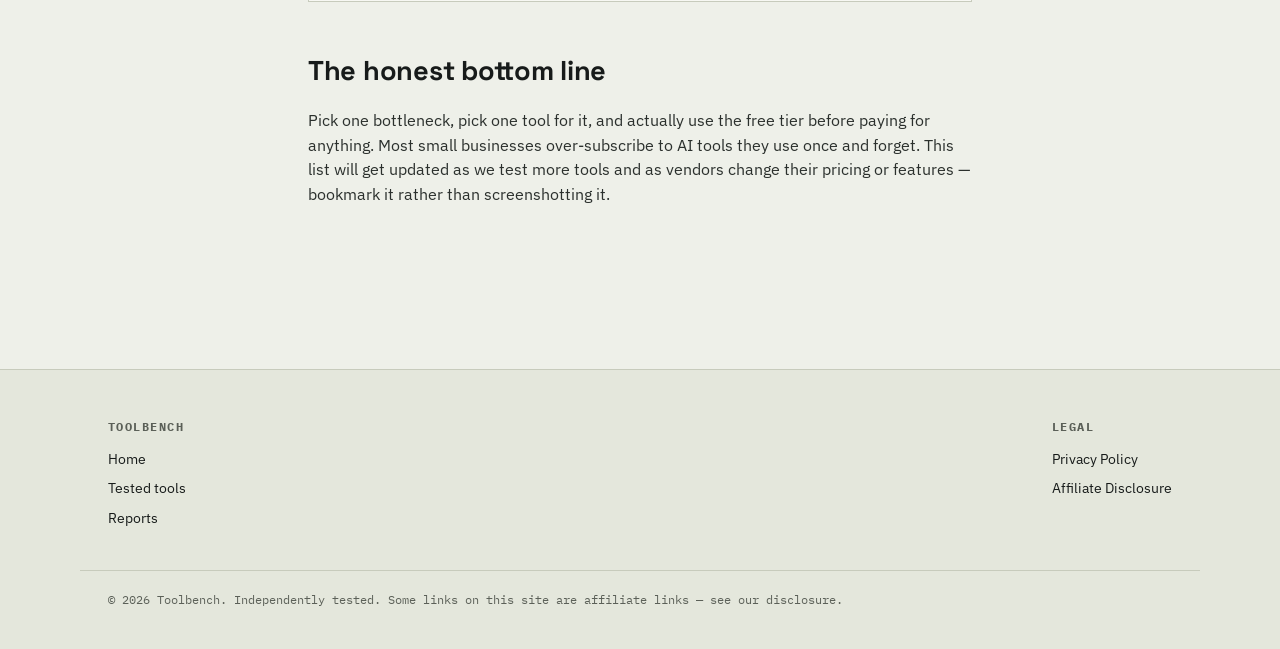
<file: Best ai tools small business 2026.html>
﻿<!DOCTYPE html>
<html lang="th">
<head>
<meta charset="UTF-8">
<meta name="viewport" content="width=device-width, initial-scale=1.0">
<title>Best AI Tools for Small Businesses in 2026 — Toolbench</title>
<meta name="description" content="A category-by-category guide to the AI tools worth a small business's time in 2026 — writing, SEO, video, and voice — with honest notes on what each is actually good for.">
<link rel="stylesheet" href="Styles.css">

<script async src="https://www.googletagmanager.com/gtag/js?id=G-XXXXXXXXXX"></script>
<script>
  window.dataLayer = window.dataLayer || [];
  function gtag(){dataLayer.push(arguments);}
  gtag('js', new Date());
  gtag('config', 'G-XXXXXXXXXX');
</script>
</head>

<body>

<header class="site-header">
  <div class="wrap">

    <a href="index.html" class="logo">
      TOOLBENCH<span class="logo-dot">.</span>
    </a>

    <nav class="main-nav">
      <a href="index.html">Home</a>
      <a href="Tools.html">Tools</a>
      <a href="Best ai tools small business 2026.html" aria-current="page">Reports</a>
      <a href="Affiliate disclosure.html">Disclosure</a>
    </nav>

  </div>
</header>


<main>

  <section class="tight">
    <div class="wrap prose article-hero">

      <span class="tag">
        Report · Updated 2026
      </span>

      <h1>
        Best AI Tools for Small Businesses in 2026
      </h1>

      <p class="byline">
        By the Toolbench team · 12 min read
      </p>

      <p>
        A small business doesn't need every AI tool — it needs the two or three
        that actually remove a bottleneck. This report goes category by category:
        what each tool is genuinely good at, who it's a poor fit for, and where
        the free tier stops being enough. We update it as tools change.
      </p>

    </div>
  </section>


  <section class="tight">
    <div class="wrap prose">

      <h2>
        How to use this report
      </h2>

      <p>
        Skip to the category that matches your actual bottleneck this month.
        Most small businesses only need to solve one of these at a time —
        trying to adopt five new tools at once is how subscriptions pile up
        and nothing gets fully used.
      </p>


      <h2>
        Writing &amp; content
      </h2>

      <p>
        If your bottleneck is getting words on the page — blog posts, product
        descriptions, ad copy — this is the category to start in. The tools
        here range from heavyweight, brand-voice-aware platforms to fast,
        cheap drafting tools for shorter copy.
      </p>


      <!-- JASPER -->
      <div class="card" data-tool-slug="jasper" style="margin: 24px 0;">

        <span class="tag">
          AI Writing
        </span>

        <h3 style="margin-top:8px;">
          Jasper
        </h3>

        <p>
          Built for teams that publish on a schedule and need output to sound
          consistent across writers. Strongest at long-form drafts and keeping
          a defined brand voice across many pieces of content. Overkill if
          you're writing a handful of posts a month by yourself.
        </p>

        <div class="cta-slot">

          <span>
            affiliate_link: pending
          </span>

          <a
            href="#"
            class="btn btn-accent is-placeholder"
            aria-disabled="true"
          >
            Visit Jasper
          </a>

        </div>

      </div>


      <!-- WRITESONIC -->
      <div class="card" data-tool-slug="writesonic" style="margin: 24px 0;">

        <span class="tag">
          AI Writing
        </span>

        <h3 style="margin-top:8px;">
          Writesonic
        </h3>

        <p>
          A lighter, cheaper option for shorter-form copy — social captions,
          product blurbs, quick ad variations. Less suited to long, structured
          articles than Jasper, but faster to get started with.
        </p>

        <div class="cta-slot">

          <span>
            affiliate_link: pending
          </span>

          <a
            href="#"
            class="btn btn-accent is-placeholder"
            aria-disabled="true"
          >
            Visit Writesonic
          </a>

        </div>

      </div>


      <!-- GRAMMARLY -->
      <div class="card" data-tool-slug="grammarly" style="margin: 24px 0;">

        <span class="tag">
          AI Editing
        </span>

        <h3 style="margin-top:8px;">
          Grammarly
        </h3>

        <p>
          Not a drafting tool — a safety net for whatever you've already
          written. Sits inside your browser, email, and docs and catches
          grammar, tone, and clarity issues before you hit send. Worth having
          even if you never touch the other tools on this list.
        </p>

        <div class="cta-slot">

          <span>
            affiliate_link: pending
          </span>

          <a
            href="#"
            class="btn btn-accent is-placeholder"
            aria-disabled="true"
          >
            Visit Grammarly
          </a>

        </div>

      </div>


      <h2>
        SEO &amp; search visibility
      </h2>

      <p>
        If your bottleneck is getting found — nobody's discovering your site
        through search — this is the category that matters more than any
        writing tool. Content without keyword research and on-page structure
        rarely ranks, no matter how well it's written.
      </p>


      <!-- SEMRUSH -->
      <div class="card" data-tool-slug="semrush" style="margin: 24px 0;">

        <span class="tag">
          SEO Suite
        </span>

        <h3 style="margin-top:8px;">
          Semrush
        </h3>

        <p>
          The most complete option — keyword research, rank tracking,
          competitor audits, and technical SEO checks in one dashboard.
          The learning curve is real; budget a few hours to get comfortable
          with it before expecting it to save you time.
        </p>

        <div class="cta-slot">

          <span>
            affiliate_link: pending
          </span>

          <a
            href="#"
            class="btn btn-accent is-placeholder"
            aria-disabled="true"
          >
            Visit Semrush
          </a>

        </div>

      </div>


      <!-- SURFER SEO -->
      <div class="card" data-tool-slug="surfer-seo" style="margin: 24px 0;">

        <span class="tag">
          Content Optimization
        </span>

        <h3 style="margin-top:8px;">
          Surfer SEO
        </h3>

        <p>
          Narrower and more tactical than Semrush — it scores a specific draft
          against pages already ranking for that keyword and tells you what to
          add or cut. Best paired with a writing tool, not used alone.
        </p>

        <div class="cta-slot">

          <span>
            affiliate_link: pending
          </span>

          <a
            href="#"
            class="btn btn-accent is-placeholder"
            aria-disabled="true"
          >
            Visit Surfer SEO
          </a>

        </div>

      </div>


      <!-- MANGOOLS -->
      <div class="card" data-tool-slug="mangools" style="margin: 24px 0;">

        <span class="tag">
          Keyword Research
        </span>

        <h3 style="margin-top:8px;">
          Mangools
        </h3>

        <p>
          A simpler, cheaper on-ramp into keyword research if Semrush feels
          like too much tool for where you are right now. Fewer features,
          friendlier interface.
        </p>

        <div class="cta-slot">

          <span>
            affiliate_link: pending
          </span>

          <a
            href="#"
            class="btn btn-accent is-placeholder"
            aria-disabled="true"
          >
            Visit Mangools
          </a>

        </div>

      </div>


      <h2>
        Video &amp; voice
      </h2>

      <p>
        If your bottleneck is production — you know video and voice content
        would help, but you don't have a studio, a presenter, or the time to
        film — this category has moved fast in the last two years.
      </p>


      <!-- SYNTHESIA -->
      <div class="card" data-tool-slug="synthesia" style="margin: 24px 0;">

        <span class="tag">
          AI Video
        </span>

        <h3 style="margin-top:8px;">
          Synthesia
        </h3>

        <p>
          Turns a script into a presenter-led video without a camera, actor,
          or studio. Genuinely useful for training videos, product explainers,
          and multi-language versions of the same script. Feels less natural
          for anything that needs real emotional range.
        </p>

        <div class="cta-slot">

          <span>
            affiliate_link: pending
          </span>

          <a
            href="#"
            class="btn btn-accent is-placeholder"
            aria-disabled="true"
          >
            Visit Synthesia
          </a>

        </div>

      </div>


      <!-- DESCRIPT -->
      <div class="card" data-tool-slug="descript" style="margin: 24px 0;">

        <span class="tag">
          Video/Audio Editing
        </span>

        <h3 style="margin-top:8px;">
          Descript
        </h3>

        <p>
          If you do film real video — interviews, talking-head clips, podcasts —
          this edits by editing the transcript. Delete a sentence in the text,
          and it cuts the matching clip. The fastest editing workflow we've
          tested for that specific case.
        </p>

        <div class="cta-slot">

          <span>
            affiliate_link: pending
          </span>

          <a
            href="#"
            class="btn btn-accent is-placeholder"
            aria-disabled="true"
          >
            Visit Descript
          </a>

        </div>

      </div>


      <!-- ELEVENLABS -->
      <div class="card" data-tool-slug="elevenlabs" style="margin: 24px 0;">

        <span class="tag">
          AI Voice
        </span>

        <h3 style="margin-top:8px;">
          ElevenLabs
        </h3>

        <p>
          Natural-sounding voiceover generation — useful for explainer videos,
          phone systems, and product demos where hiring a voice actor isn't
          practical for every update.
        </p>

        <div class="cta-slot">

          <span>
            affiliate_link: pending
          </span>

          <a
            href="#"
            class="btn btn-accent is-placeholder"
            aria-disabled="true"
          >
            Visit ElevenLabs
          </a>

        </div>

      </div>


      <h2>
        Marketing &amp; CRM
      </h2>

      <p>
        If your bottleneck is organizing leads and follow-ups rather than
        producing content, this is a different category entirely — and usually
        the last one to adopt, not the first.
      </p>


      <!-- SYSTEME.IO -->
      <div
        class="card"
        data-tool-slug="systeme-io"
        style="margin: 24px 0;"
      >

        <span class="tag">
          Funnel Builder
        </span>

        <h3 style="margin-top:8px;">
          Systeme.io
        </h3>

        <p>
          Landing pages, email sequences, and a basic funnel builder in one
          flat-priced plan. A common, low-cost first step before a business
          is ready for a full CRM.
        </p>

        <p>
          <a href="systeme-io-review.html">
            Read our full Systeme.io review →
          </a>
        </p>

        <div class="cta-slot">

          <span>
            affiliate_link: pending
          </span>

          <a
            href="#"
            class="btn btn-accent is-placeholder"
            aria-disabled="true"
          >
            Visit Systeme.io
          </a>

        </div>

      </div>


      <!-- HUBSPOT -->
      <div class="card" data-tool-slug="hubspot" style="margin: 24px 0;">

        <span class="tag">
          CRM Platform
        </span>

        <h3 style="margin-top:8px;">
          HubSpot
        </h3>

        <p>
          The step up once a spreadsheet of leads stops being manageable.
          More powerful than Systeme.io, and priced accordingly — worth it
          once you have a real pipeline to manage.
        </p>

        <div class="cta-slot">

          <span>
            affiliate_link: pending
          </span>

          <a
            href="#"
            class="btn btn-accent is-placeholder"
            aria-disabled="true"
          >
            Visit HubSpot
          </a>

        </div>

      </div>


      <h2>
        The honest bottom line
      </h2>

      <p>
        Pick one bottleneck, pick one tool for it, and actually use the free
        tier before paying for anything. Most small businesses over-subscribe
        to AI tools they use once and forget. This list will get updated as
        we test more tools and as vendors change their pricing or features —
        bookmark it rather than screenshotting it.
      </p>

    </div>
  </section>

</main>


<footer class="site-footer">

  <div class="wrap">

    <div class="footer-col">

      <h4>
        Toolbench
      </h4>

      <a href="index.html">
        Home
      </a>

      <a href="Tools.html">
        Tested tools
      </a>

      <a href="Best ai tools small business 2026.html">
        Reports
      </a>

    </div>


    <div class="footer-col">

      <h4>
        Legal
      </h4>

      <a href="Privacy policy.html">
        Privacy Policy
      </a>

      <a href="Affiliate disclosure.html">
        Affiliate Disclosure
      </a>

    </div>

  </div>


  <div class="footer-bottom">

    © 2026 Toolbench. Independently tested.
    Some links on this site are affiliate links — see our disclosure.

  </div>

</footer>


<!-- Affiliate link handler -->
<script src="affiliate-programs.js"></script>

</body>
</html>
</file>
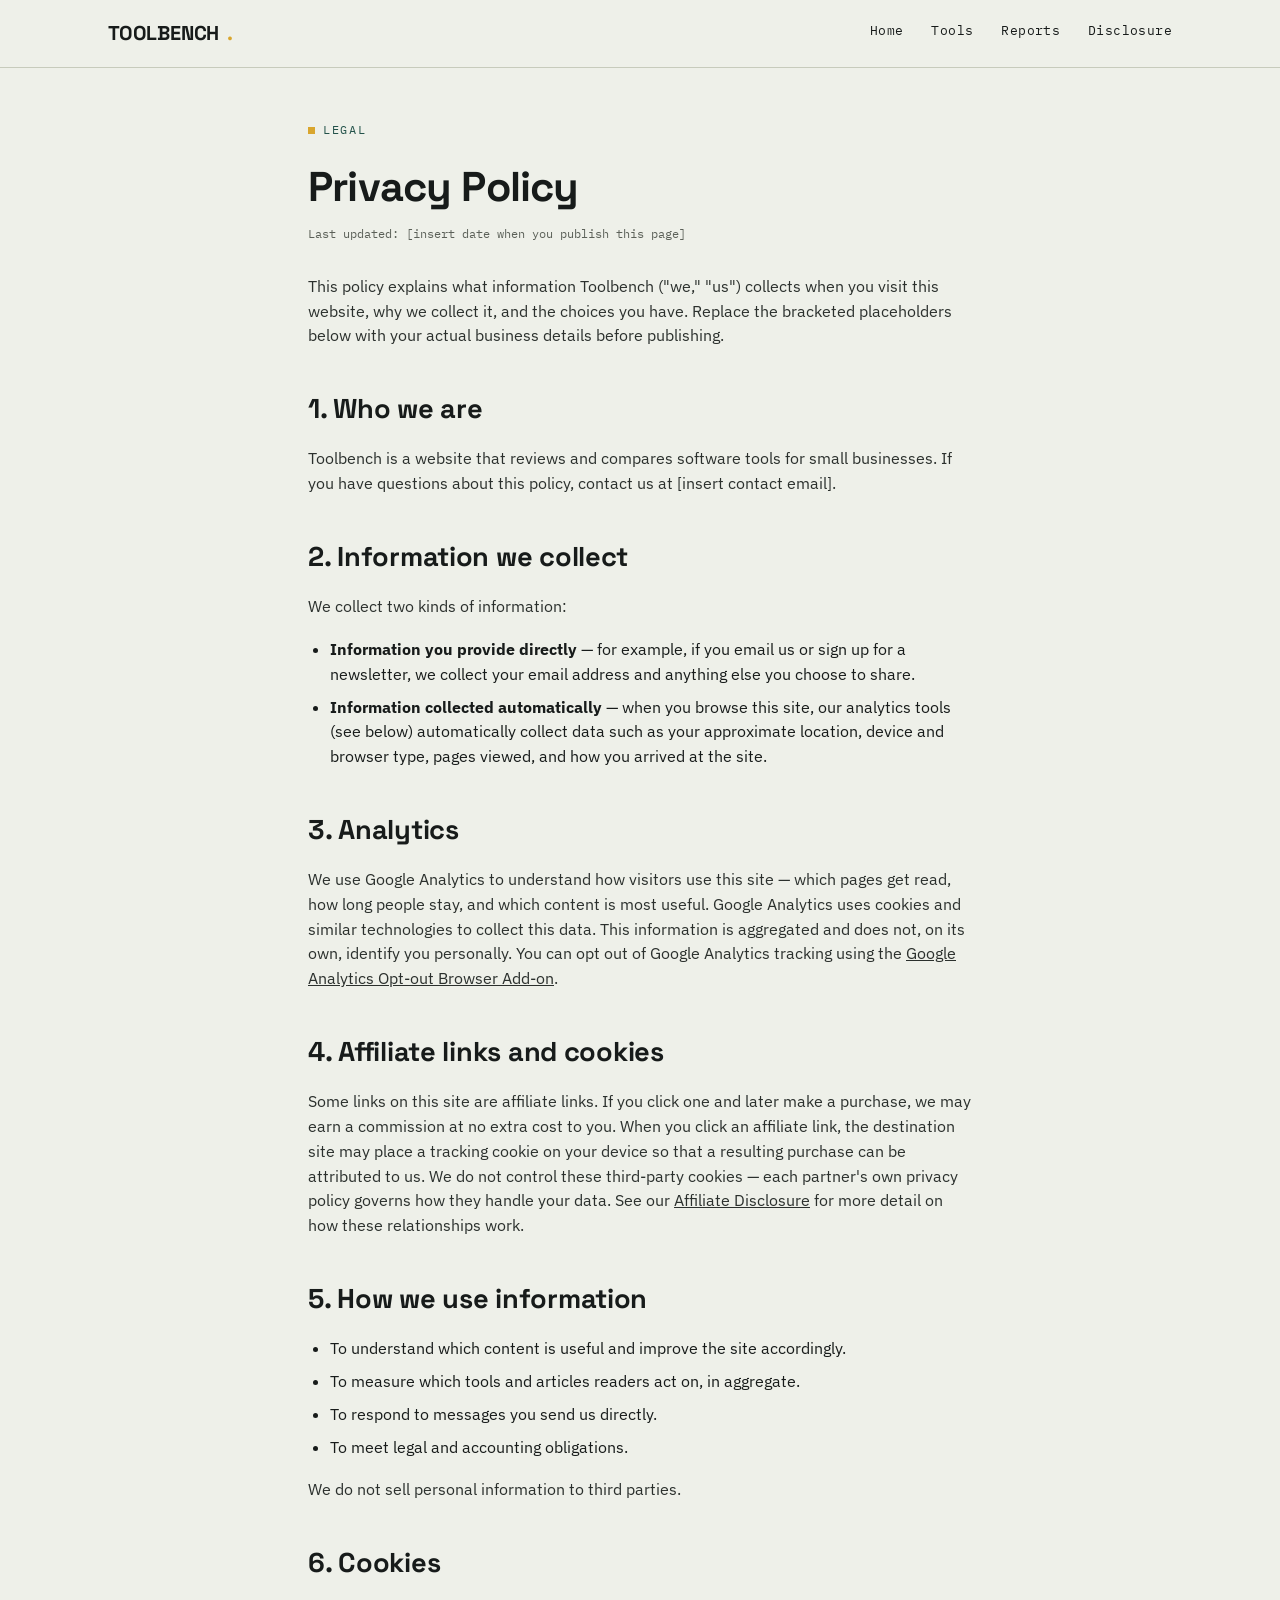
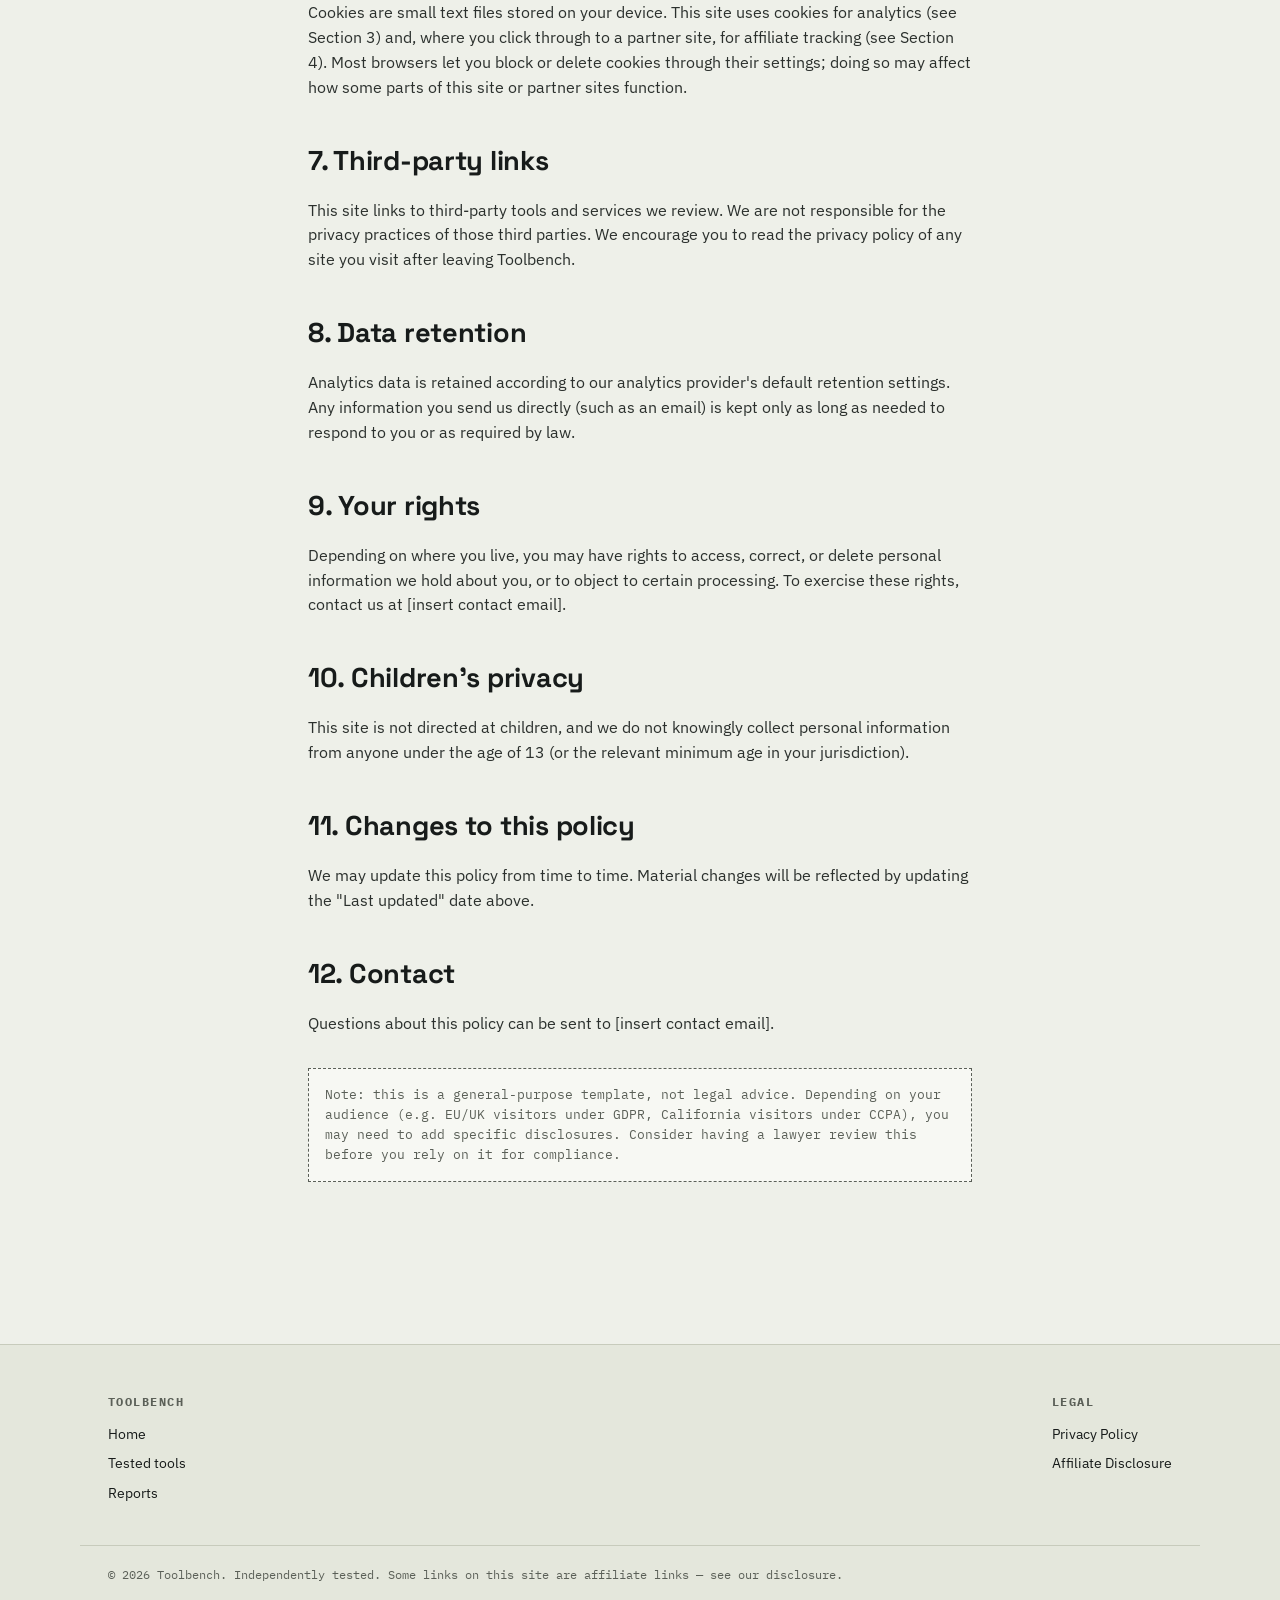
<file: Privacy policy.html>
﻿<!DOCTYPE html>
<html lang="th">
<head>
<meta charset="UTF-8">
<meta name="viewport" content="width=device-width, initial-scale=1.0">
<title>Privacy Policy — Toolbench</title>
<meta name="description" content="How Toolbench collects, uses, and protects visitor data, including analytics and affiliate tracking.">
<link rel="stylesheet" href="Styles.css">
<script async src="https://www.googletagmanager.com/gtag/js?id=G-XXXXXXXXXX"></script>
<script>
  window.dataLayer = window.dataLayer || [];
  function gtag(){dataLayer.push(arguments);}
  gtag('js', new Date());
  gtag('config', 'G-XXXXXXXXXX');
</script>
</head>
<body>

<header class="site-header">
  <div class="wrap">
    <a href="index.html" class="logo">TOOLBENCH<span class="logo-dot">.</span></a>
    <nav class="main-nav">
      <a href="index.html">Home</a>
      <a href="Tools.html">Tools</a>
      <a href="Best ai tools small business 2026.html">Reports</a>
      <a href="Affiliate disclosure.html">Disclosure</a>
    </nav>
  </div>
</header>

<main class="legal">
  <section class="tight">
    <div class="wrap prose">
      <span class="tag">Legal</span>
      <h1 style="font-family:var(--display); font-size:clamp(2rem,4vw,2.6rem); letter-spacing:-0.02em; margin:14px 0 6px;">Privacy Policy</h1>
      <p class="updated">Last updated: [insert date when you publish this page]</p>

      <p>This policy explains what information Toolbench ("we," "us") collects when you visit this website, why we collect it, and the choices you have. Replace the bracketed placeholders below with your actual business details before publishing.</p>

      <h2>1. Who we are</h2>
      <p>Toolbench is a website that reviews and compares software tools for small businesses. If you have questions about this policy, contact us at [insert contact email].</p>

      <h2>2. Information we collect</h2>
      <p>We collect two kinds of information:</p>
      <ul>
        <li><strong>Information you provide directly</strong> — for example, if you email us or sign up for a newsletter, we collect your email address and anything else you choose to share.</li>
        <li><strong>Information collected automatically</strong> — when you browse this site, our analytics tools (see below) automatically collect data such as your approximate location, device and browser type, pages viewed, and how you arrived at the site.</li>
      </ul>

      <h2>3. Analytics</h2>
      <p>We use Google Analytics to understand how visitors use this site — which pages get read, how long people stay, and which content is most useful. Google Analytics uses cookies and similar technologies to collect this data. This information is aggregated and does not, on its own, identify you personally. You can opt out of Google Analytics tracking using the <a href="https://tools.google.com/dlpage/gaoptout" target="_blank" rel="noopener">Google Analytics Opt-out Browser Add-on</a>.</p>

      <h2>4. Affiliate links and cookies</h2>
      <p>Some links on this site are affiliate links. If you click one and later make a purchase, we may earn a commission at no extra cost to you. When you click an affiliate link, the destination site may place a tracking cookie on your device so that a resulting purchase can be attributed to us. We do not control these third-party cookies — each partner's own privacy policy governs how they handle your data. See our <a href="Affiliate disclosure.html">Affiliate Disclosure</a> for more detail on how these relationships work.</p>

      <h2>5. How we use information</h2>
      <ul>
        <li>To understand which content is useful and improve the site accordingly.</li>
        <li>To measure which tools and articles readers act on, in aggregate.</li>
        <li>To respond to messages you send us directly.</li>
        <li>To meet legal and accounting obligations.</li>
      </ul>
      <p>We do not sell personal information to third parties.</p>

      <h2>6. Cookies</h2>
      <p>Cookies are small text files stored on your device. This site uses cookies for analytics (see Section 3) and, where you click through to a partner site, for affiliate tracking (see Section 4). Most browsers let you block or delete cookies through their settings; doing so may affect how some parts of this site or partner sites function.</p>

      <h2>7. Third-party links</h2>
      <p>This site links to third-party tools and services we review. We are not responsible for the privacy practices of those third parties. We encourage you to read the privacy policy of any site you visit after leaving Toolbench.</p>

      <h2>8. Data retention</h2>
      <p>Analytics data is retained according to our analytics provider's default retention settings. Any information you send us directly (such as an email) is kept only as long as needed to respond to you or as required by law.</p>

      <h2>9. Your rights</h2>
      <p>Depending on where you live, you may have rights to access, correct, or delete personal information we hold about you, or to object to certain processing. To exercise these rights, contact us at [insert contact email].</p>

      <h2>10. Children's privacy</h2>
      <p>This site is not directed at children, and we do not knowingly collect personal information from anyone under the age of 13 (or the relevant minimum age in your jurisdiction).</p>

      <h2>11. Changes to this policy</h2>
      <p>We may update this policy from time to time. Material changes will be reflected by updating the "Last updated" date above.</p>

      <h2>12. Contact</h2>
      <p>Questions about this policy can be sent to [insert contact email].</p>

      <p style="margin-top:32px; padding:16px; background:var(--card); border:1px dashed var(--muted); font-family:var(--mono); font-size:13px; color:var(--muted);">
        Note: this is a general-purpose template, not legal advice. Depending on your audience (e.g. EU/UK visitors under GDPR, California visitors under CCPA), you may need to add specific disclosures. Consider having a lawyer review this before you rely on it for compliance.
      </p>
    </div>
  </section>
</main>

<footer class="site-footer">
  <div class="wrap">
    <div class="footer-col">
      <h4>Toolbench</h4>
      <a href="index.html">Home</a>
      <a href="Tools.html">Tested tools</a>
      <a href="Best ai tools small business 2026.html">Reports</a>
    </div>
    <div class="footer-col">
      <h4>Legal</h4>
      <a href="Privacy policy.html">Privacy Policy</a>
      <a href="Affiliate disclosure.html">Affiliate Disclosure</a>
    </div>
  </div>
  <div class="footer-bottom">
    © 2026 Toolbench. Independently tested. Some links on this site are affiliate links — see our disclosure.
  </div>
</footer>

</body>
</html>
</file>
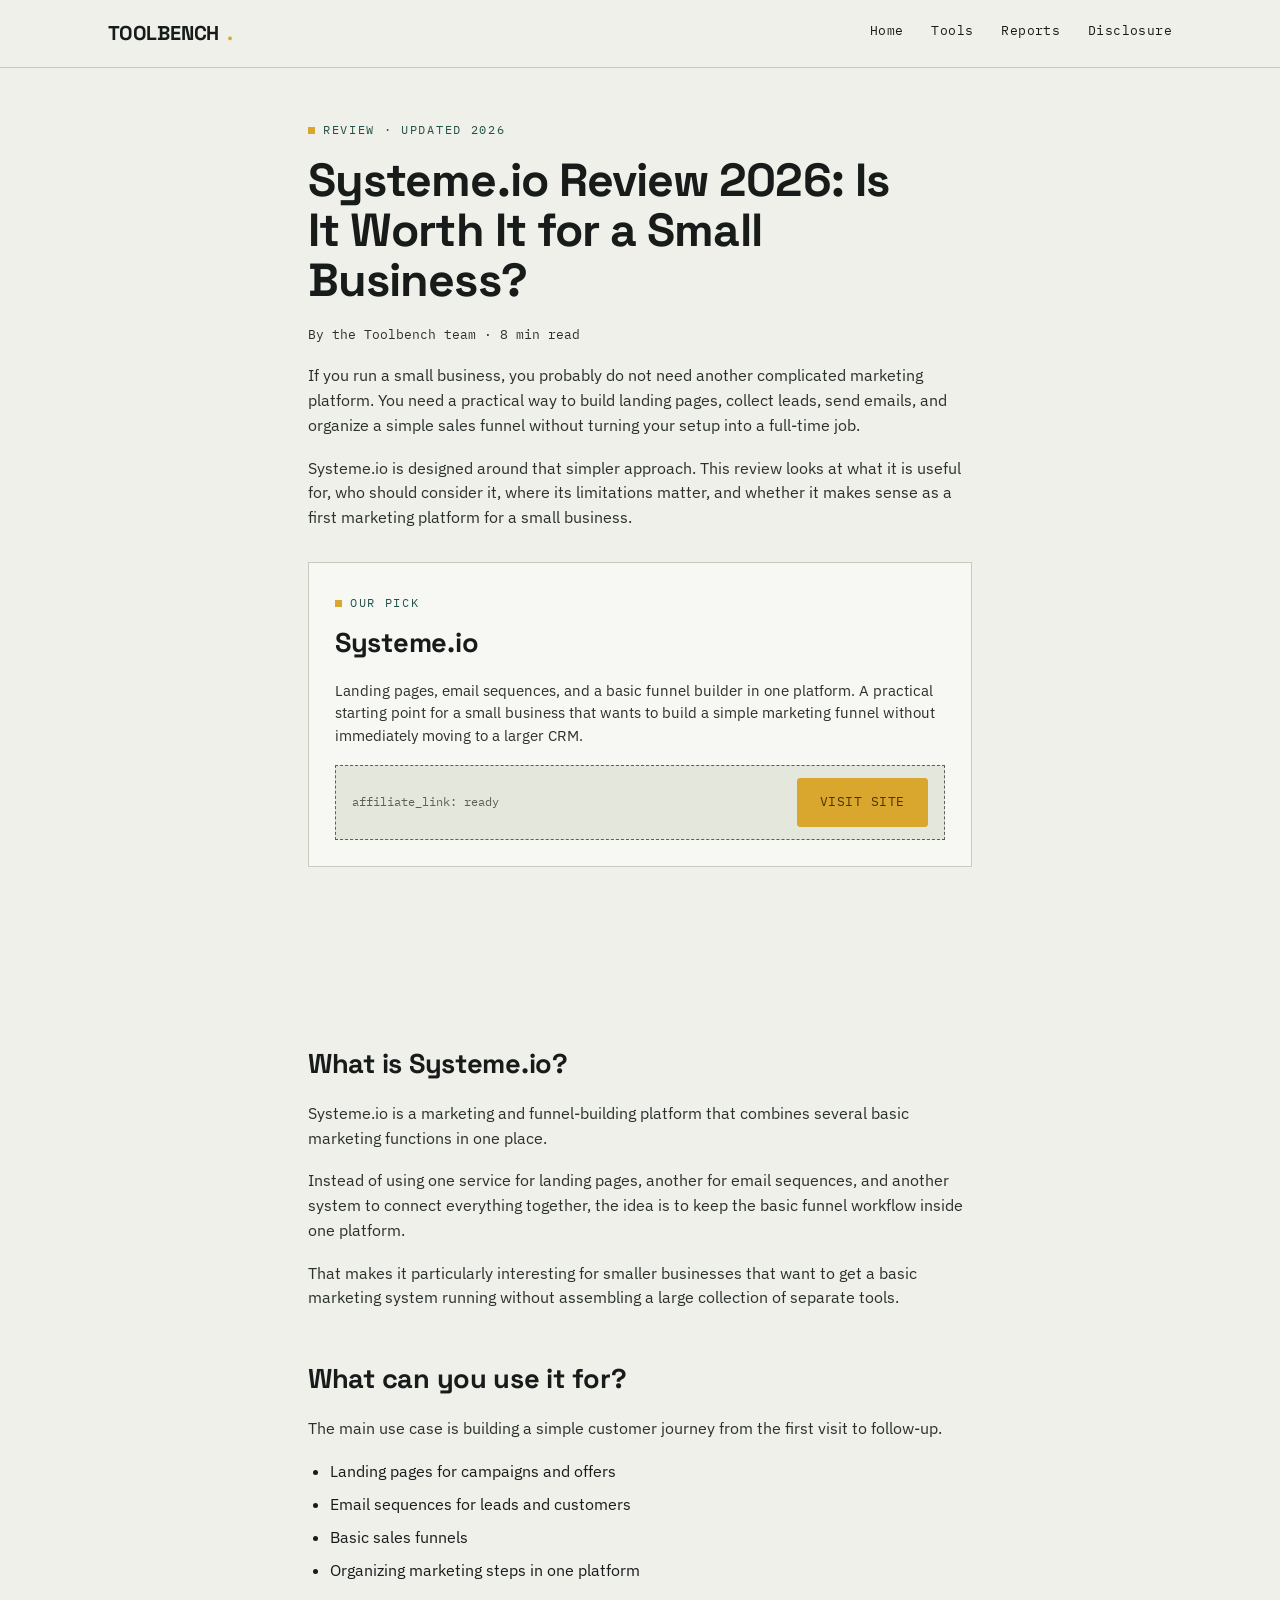
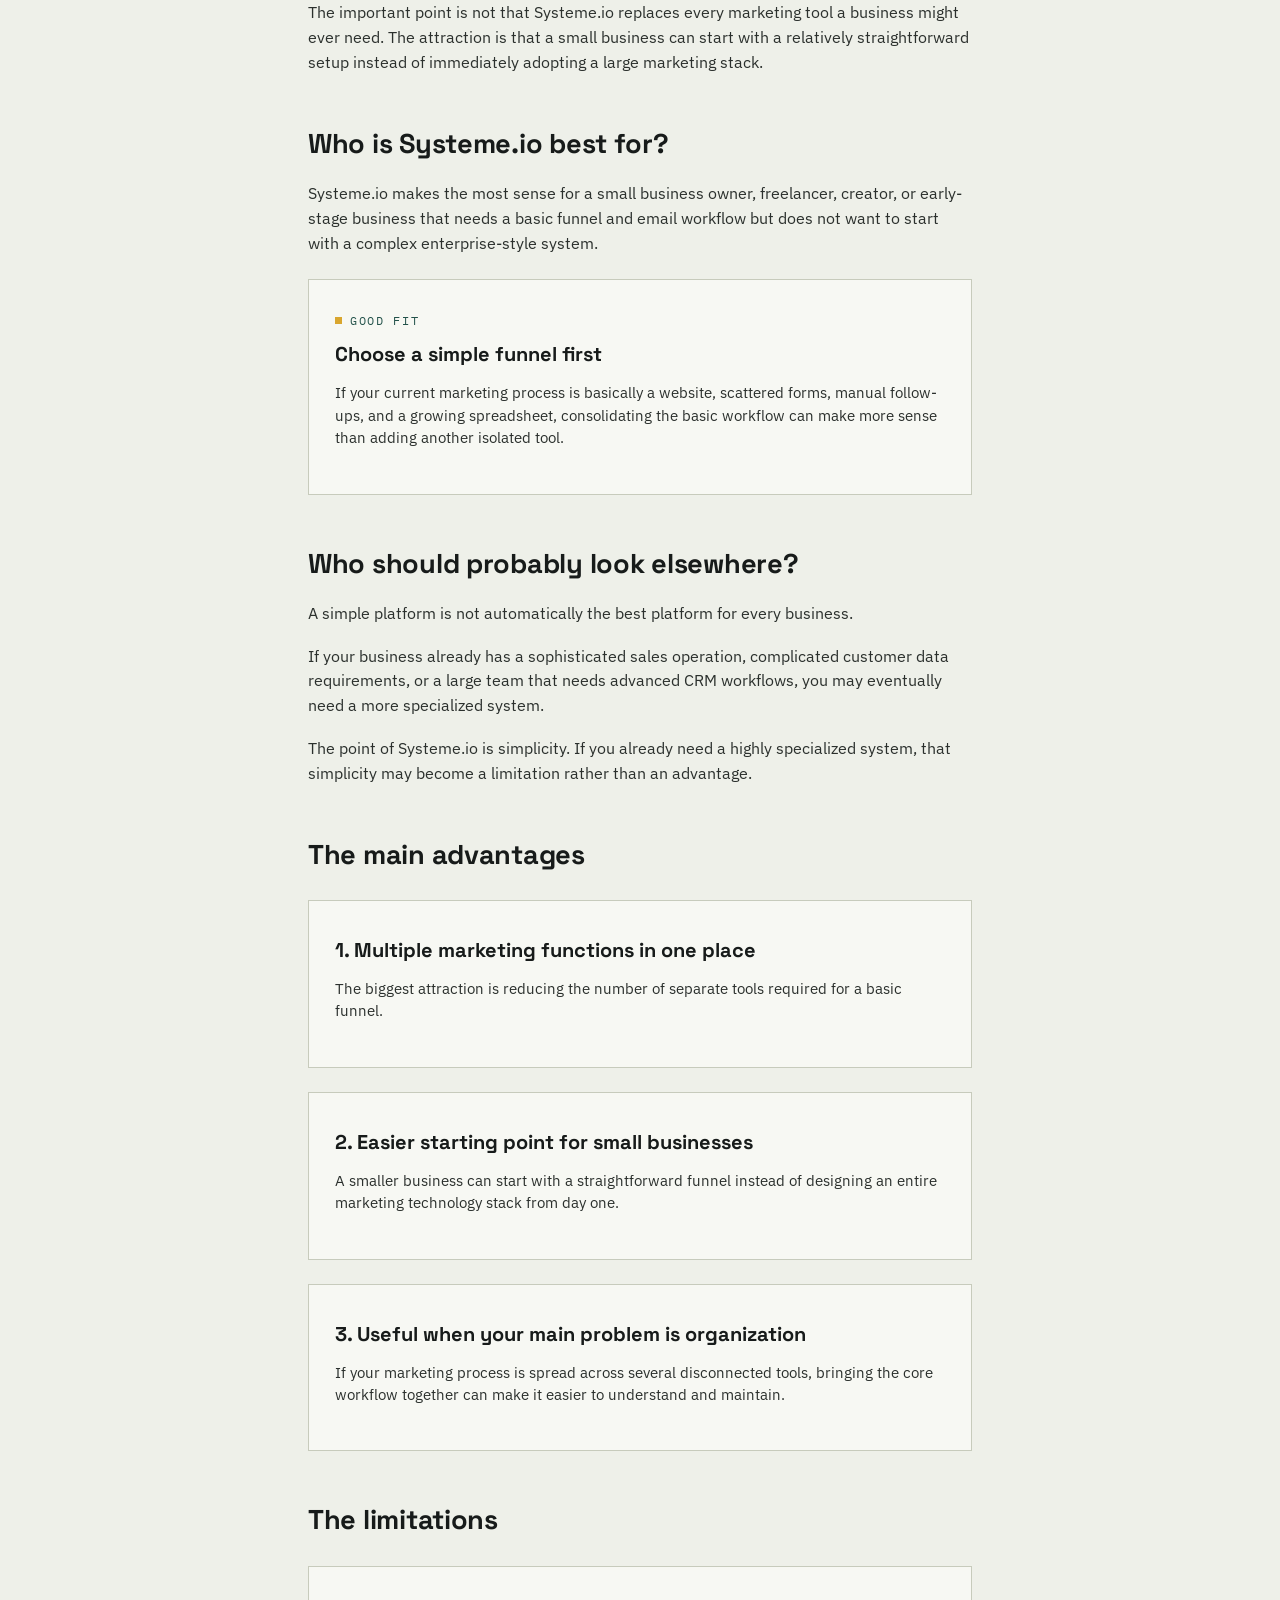
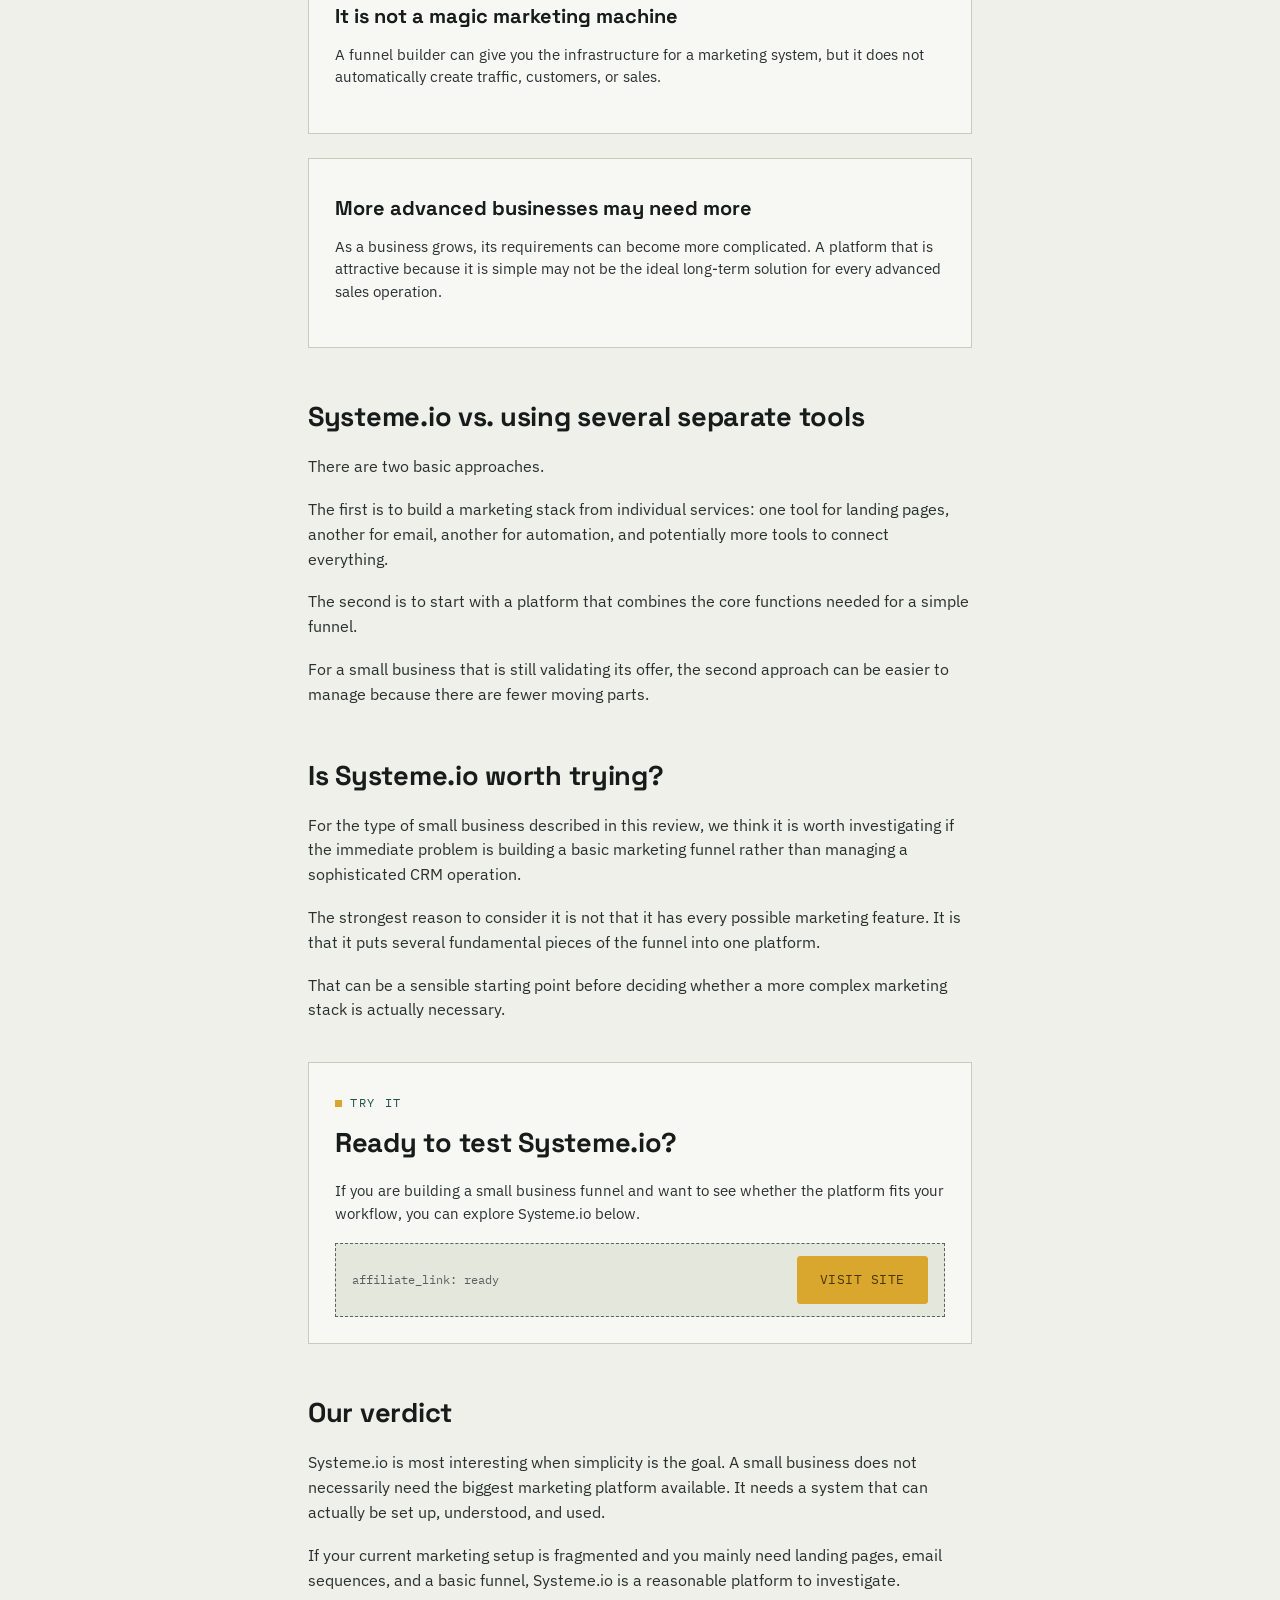
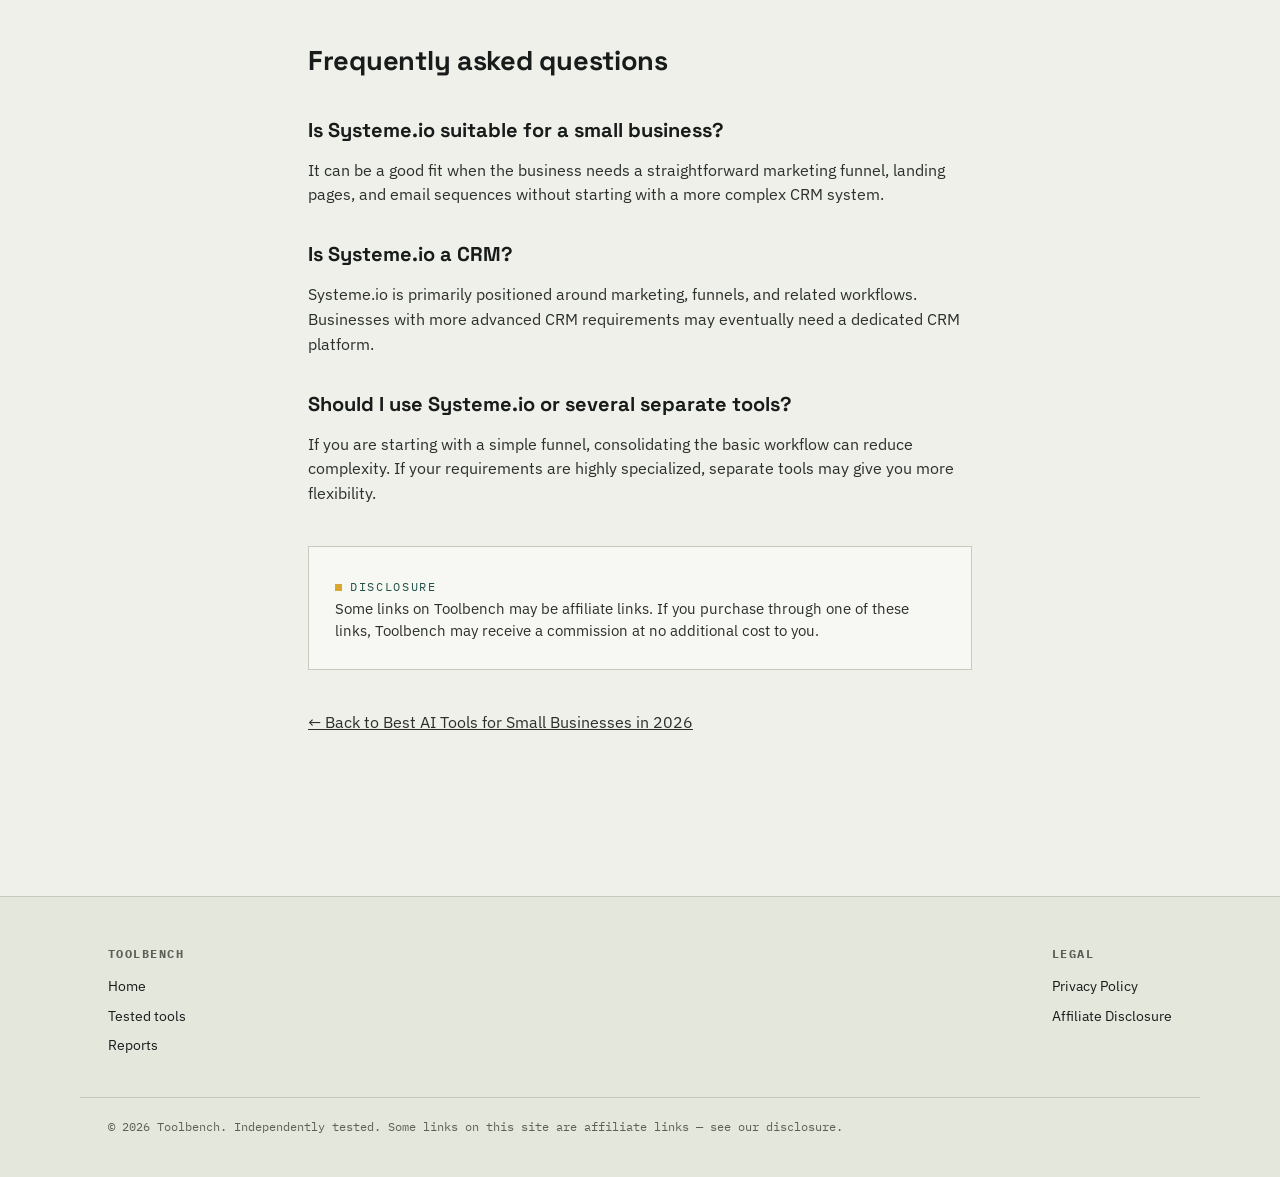
<file: systeme-io-review.html>
<!DOCTYPE html>
<html lang="en">
<head>
<meta charset="UTF-8">
<meta name="viewport" content="width=device-width, initial-scale=1.0">

<title>Systeme.io Review 2026 — Is It Worth It for Small Businesses? | Toolbench</title>

<meta
  name="description"
  content="Systeme.io review for small businesses in 2026. See what it can do, who it is for, its strengths and limitations, and whether it is worth trying."
>

<link rel="stylesheet" href="Styles.css">

<script async src="https://www.googletagmanager.com/gtag/js?id=G-XXXXXXXXXX"></script>

<script>
  window.dataLayer = window.dataLayer || [];

  function gtag(){
    dataLayer.push(arguments);
  }

  gtag('js', new Date());
  gtag('config', 'G-XXXXXXXXXX');
</script>

</head>

<body>


<header class="site-header">

  <div class="wrap">

    <a href="index.html" class="logo">
      TOOLBENCH<span class="logo-dot">.</span>
    </a>

    <nav class="main-nav">

      <a href="index.html">
        Home
      </a>

      <a href="Tools.html">
        Tools
      </a>

      <a href="Best ai tools small business 2026.html">
        Reports
      </a>

      <a href="Affiliate disclosure.html">
        Disclosure
      </a>

    </nav>

  </div>

</header>


<main>


  <!-- HERO -->

  <section class="tight">

    <div class="wrap prose article-hero">

      <span class="tag">
        Review · Updated 2026
      </span>

      <h1>
        Systeme.io Review 2026:
        Is It Worth It for a Small Business?
      </h1>

      <p class="byline">
        By the Toolbench team · 8 min read
      </p>

      <p>
        If you run a small business, you probably do not need another
        complicated marketing platform. You need a practical way to build
        landing pages, collect leads, send emails, and organize a simple
        sales funnel without turning your setup into a full-time job.
      </p>

      <p>
        Systeme.io is designed around that simpler approach. This review
        looks at what it is useful for, who should consider it, where its
        limitations matter, and whether it makes sense as a first marketing
        platform for a small business.
      </p>


      <div
        class="card"
        data-tool-slug="systeme-io"
        style="margin: 32px 0;"
      >

        <span class="tag">
          Our pick
        </span>

        <h2 style="margin-top:8px;">
          Systeme.io
        </h2>

        <p>
          Landing pages, email sequences, and a basic funnel builder in one
          platform. A practical starting point for a small business that
          wants to build a simple marketing funnel without immediately
          moving to a larger CRM.
        </p>

        <div class="cta-slot">

          <span>
            affiliate_link: pending
          </span>

          <a
            href="#"
            class="btn btn-accent is-placeholder"
            aria-disabled="true"
          >
            Try Systeme.io
          </a>

        </div>

      </div>

    </div>

  </section>



  <!-- WHAT IS IT -->

  <section class="tight">

    <div class="wrap prose">

      <h2>
        What is Systeme.io?
      </h2>

      <p>
        Systeme.io is a marketing and funnel-building platform that combines
        several basic marketing functions in one place.
      </p>

      <p>
        Instead of using one service for landing pages, another for email
        sequences, and another system to connect everything together, the
        idea is to keep the basic funnel workflow inside one platform.
      </p>

      <p>
        That makes it particularly interesting for smaller businesses that
        want to get a basic marketing system running without assembling a
        large collection of separate tools.
      </p>



      <h2>
        What can you use it for?
      </h2>

      <p>
        The main use case is building a simple customer journey from the first
        visit to follow-up.
      </p>

      <ul>

        <li>
          Landing pages for campaigns and offers
        </li>

        <li>
          Email sequences for leads and customers
        </li>

        <li>
          Basic sales funnels
        </li>

        <li>
          Organizing marketing steps in one platform
        </li>

      </ul>

      <p>
        The important point is not that Systeme.io replaces every marketing
        tool a business might ever need. The attraction is that a small
        business can start with a relatively straightforward setup instead
        of immediately adopting a large marketing stack.
      </p>



      <h2>
        Who is Systeme.io best for?
      </h2>

      <p>
        Systeme.io makes the most sense for a small business owner,
        freelancer, creator, or early-stage business that needs a basic
        funnel and email workflow but does not want to start with a complex
        enterprise-style system.
      </p>

      <div class="card" style="margin: 24px 0;">

        <span class="tag">
          Good fit
        </span>

        <h3 style="margin-top:8px;">
          Choose a simple funnel first
        </h3>

        <p>
          If your current marketing process is basically a website,
          scattered forms, manual follow-ups, and a growing spreadsheet,
          consolidating the basic workflow can make more sense than adding
          another isolated tool.
        </p>

      </div>



      <h2>
        Who should probably look elsewhere?
      </h2>

      <p>
        A simple platform is not automatically the best platform for every
        business.
      </p>

      <p>
        If your business already has a sophisticated sales operation,
        complicated customer data requirements, or a large team that needs
        advanced CRM workflows, you may eventually need a more specialized
        system.
      </p>

      <p>
        The point of Systeme.io is simplicity. If you already need a highly
        specialized system, that simplicity may become a limitation rather
        than an advantage.
      </p>



      <h2>
        The main advantages
      </h2>

      <div class="card" style="margin: 24px 0;">

        <h3 style="margin-top:8px;">
          1. Multiple marketing functions in one place
        </h3>

        <p>
          The biggest attraction is reducing the number of separate tools
          required for a basic funnel.
        </p>

      </div>


      <div class="card" style="margin: 24px 0;">

        <h3 style="margin-top:8px;">
          2. Easier starting point for small businesses
        </h3>

        <p>
          A smaller business can start with a straightforward funnel instead
          of designing an entire marketing technology stack from day one.
        </p>

      </div>


      <div class="card" style="margin: 24px 0;">

        <h3 style="margin-top:8px;">
          3. Useful when your main problem is organization
        </h3>

        <p>
          If your marketing process is spread across several disconnected
          tools, bringing the core workflow together can make it easier to
          understand and maintain.
        </p>

      </div>



      <h2>
        The limitations
      </h2>

      <div class="card" style="margin: 24px 0;">

        <h3 style="margin-top:8px;">
          It is not a magic marketing machine
        </h3>

        <p>
          A funnel builder can give you the infrastructure for a marketing
          system, but it does not automatically create traffic, customers,
          or sales.
        </p>

      </div>


      <div class="card" style="margin: 24px 0;">

        <h3 style="margin-top:8px;">
          More advanced businesses may need more
        </h3>

        <p>
          As a business grows, its requirements can become more complicated.
          A platform that is attractive because it is simple may not be the
          ideal long-term solution for every advanced sales operation.
        </p>

      </div>



      <h2>
        Systeme.io vs. using several separate tools
      </h2>

      <p>
        There are two basic approaches.
      </p>

      <p>
        The first is to build a marketing stack from individual services:
        one tool for landing pages, another for email, another for
        automation, and potentially more tools to connect everything.
      </p>

      <p>
        The second is to start with a platform that combines the core
        functions needed for a simple funnel.
      </p>

      <p>
        For a small business that is still validating its offer, the second
        approach can be easier to manage because there are fewer moving parts.
      </p>



      <h2>
        Is Systeme.io worth trying?
      </h2>

      <p>
        For the type of small business described in this review, we think it
        is worth investigating if the immediate problem is building a basic
        marketing funnel rather than managing a sophisticated CRM operation.
      </p>

      <p>
        The strongest reason to consider it is not that it has every possible
        marketing feature. It is that it puts several fundamental pieces of
        the funnel into one platform.
      </p>

      <p>
        That can be a sensible starting point before deciding whether a more
        complex marketing stack is actually necessary.
      </p>



      <!-- FINAL CTA -->

      <div
        class="card"
        data-tool-slug="systeme-io"
        style="margin: 40px 0;"
      >

        <span class="tag">
          Try it
        </span>

        <h2 style="margin-top:8px;">
          Ready to test Systeme.io?
        </h2>

        <p>
          If you are building a small business funnel and want to see whether
          the platform fits your workflow, you can explore Systeme.io below.
        </p>

        <div class="cta-slot">

          <span>
            affiliate_link: pending
          </span>

          <a
            href="#"
            class="btn btn-accent is-placeholder"
            aria-disabled="true"
          >
            Try Systeme.io
          </a>

        </div>

      </div>



      <h2>
        Our verdict
      </h2>

      <p>
        Systeme.io is most interesting when simplicity is the goal.
        A small business does not necessarily need the biggest marketing
        platform available. It needs a system that can actually be set up,
        understood, and used.
      </p>

      <p>
        If your current marketing setup is fragmented and you mainly need
        landing pages, email sequences, and a basic funnel, Systeme.io is a
        reasonable platform to investigate.
      </p>



      <h2>
        Frequently asked questions
      </h2>


      <h3>
        Is Systeme.io suitable for a small business?
      </h3>

      <p>
        It can be a good fit when the business needs a straightforward
        marketing funnel, landing pages, and email sequences without starting
        with a more complex CRM system.
      </p>


      <h3>
        Is Systeme.io a CRM?
      </h3>

      <p>
        Systeme.io is primarily positioned around marketing, funnels, and
        related workflows. Businesses with more advanced CRM requirements
        may eventually need a dedicated CRM platform.
      </p>


      <h3>
        Should I use Systeme.io or several separate tools?
      </h3>

      <p>
        If you are starting with a simple funnel, consolidating the basic
        workflow can reduce complexity. If your requirements are highly
        specialized, separate tools may give you more flexibility.
      </p>



      <div
        class="card"
        style="margin: 40px 0;"
      >

        <span class="tag">
          Disclosure
        </span>

        <p style="margin-bottom:0;">
          Some links on Toolbench may be affiliate links. If you purchase
          through one of these links, Toolbench may receive a commission
          at no additional cost to you.
        </p>

      </div>


      <p>
        <a href="Best ai tools small business 2026.html">
          ← Back to Best AI Tools for Small Businesses in 2026
        </a>
      </p>

    </div>

  </section>


</main>



<footer class="site-footer">

  <div class="wrap">

    <div class="footer-col">

      <h4>
        Toolbench
      </h4>

      <a href="index.html">
        Home
      </a>

      <a href="Tools.html">
        Tested tools
      </a>

      <a href="Best ai tools small business 2026.html">
        Reports
      </a>

    </div>


    <div class="footer-col">

      <h4>
        Legal
      </h4>

      <a href="Privacy policy.html">
        Privacy Policy
      </a>

      <a href="Affiliate disclosure.html">
        Affiliate Disclosure
      </a>

    </div>

  </div>


  <div class="footer-bottom">

    © 2026 Toolbench. Independently tested.
    Some links on this site are affiliate links — see our disclosure.

  </div>

</footer>



<!-- Affiliate link handler -->
<script src="affiliate-programs.js"></script>


</body>
</html>
</file>
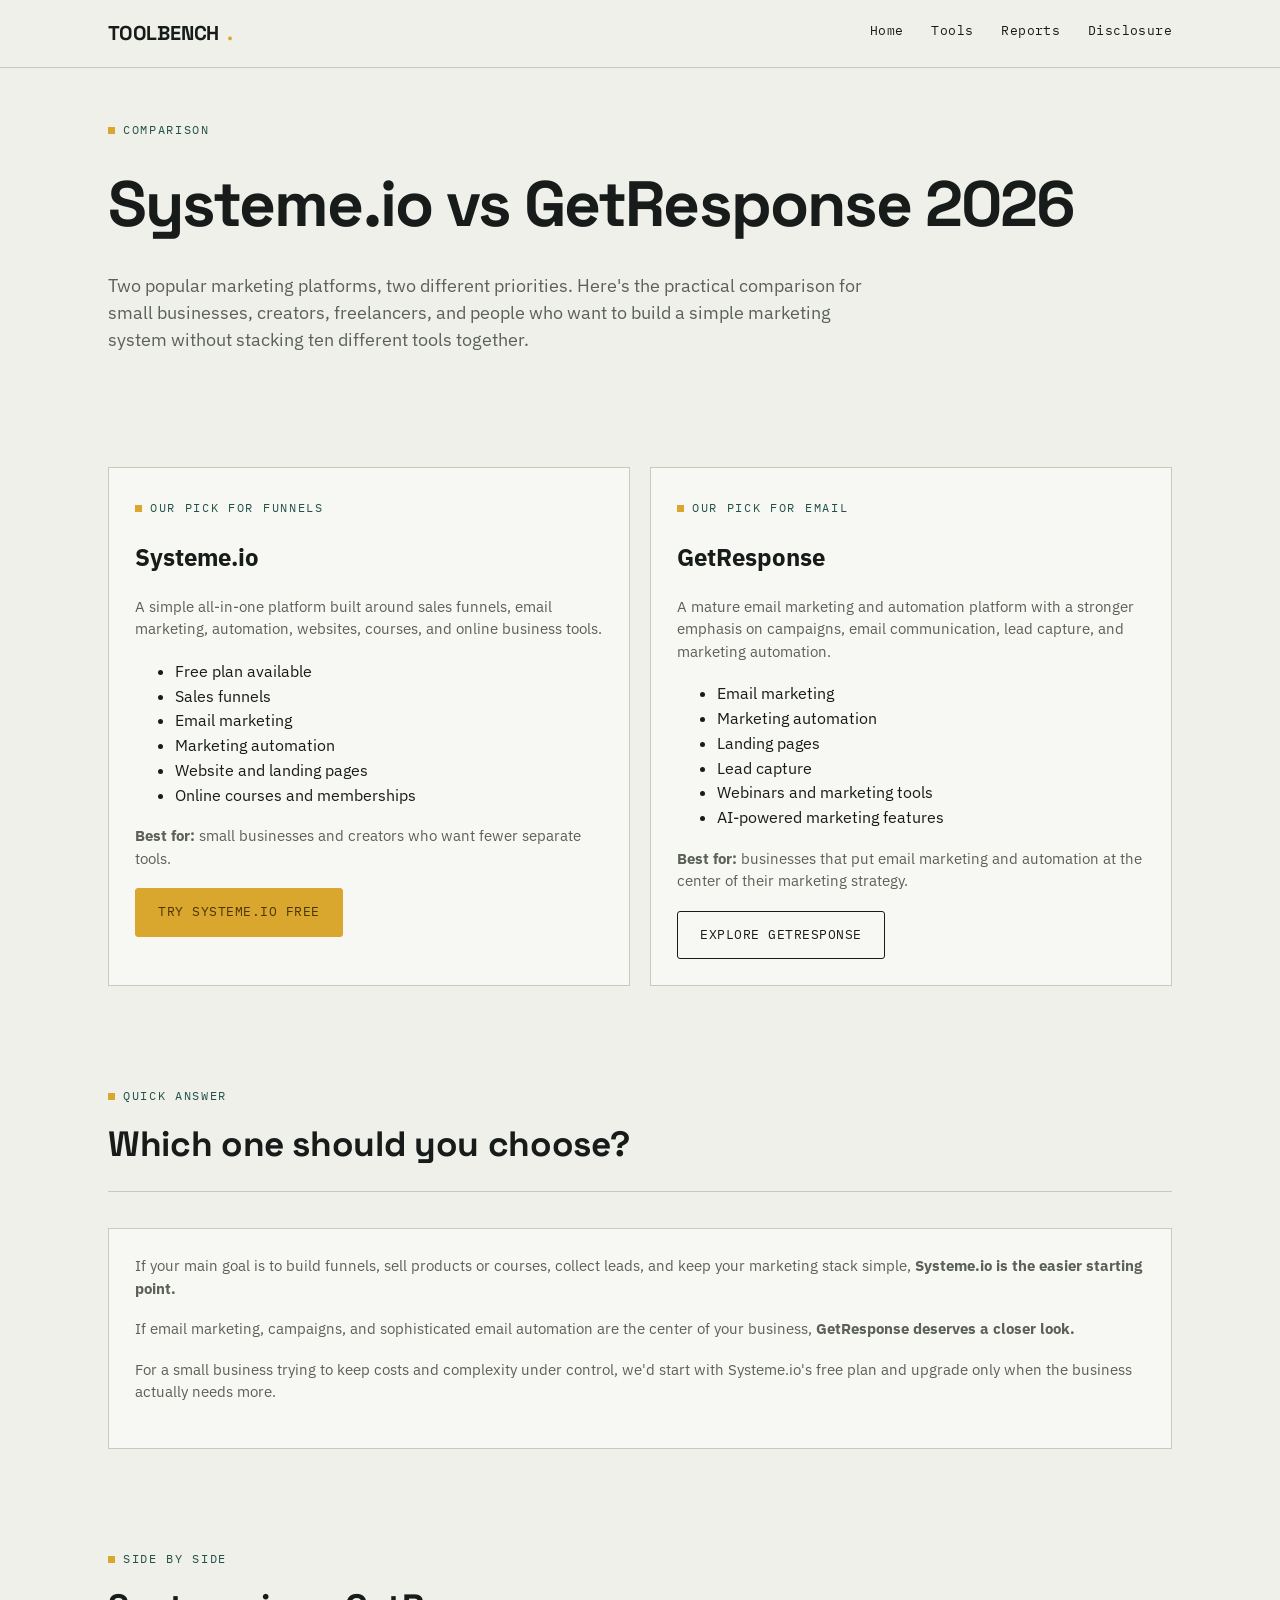
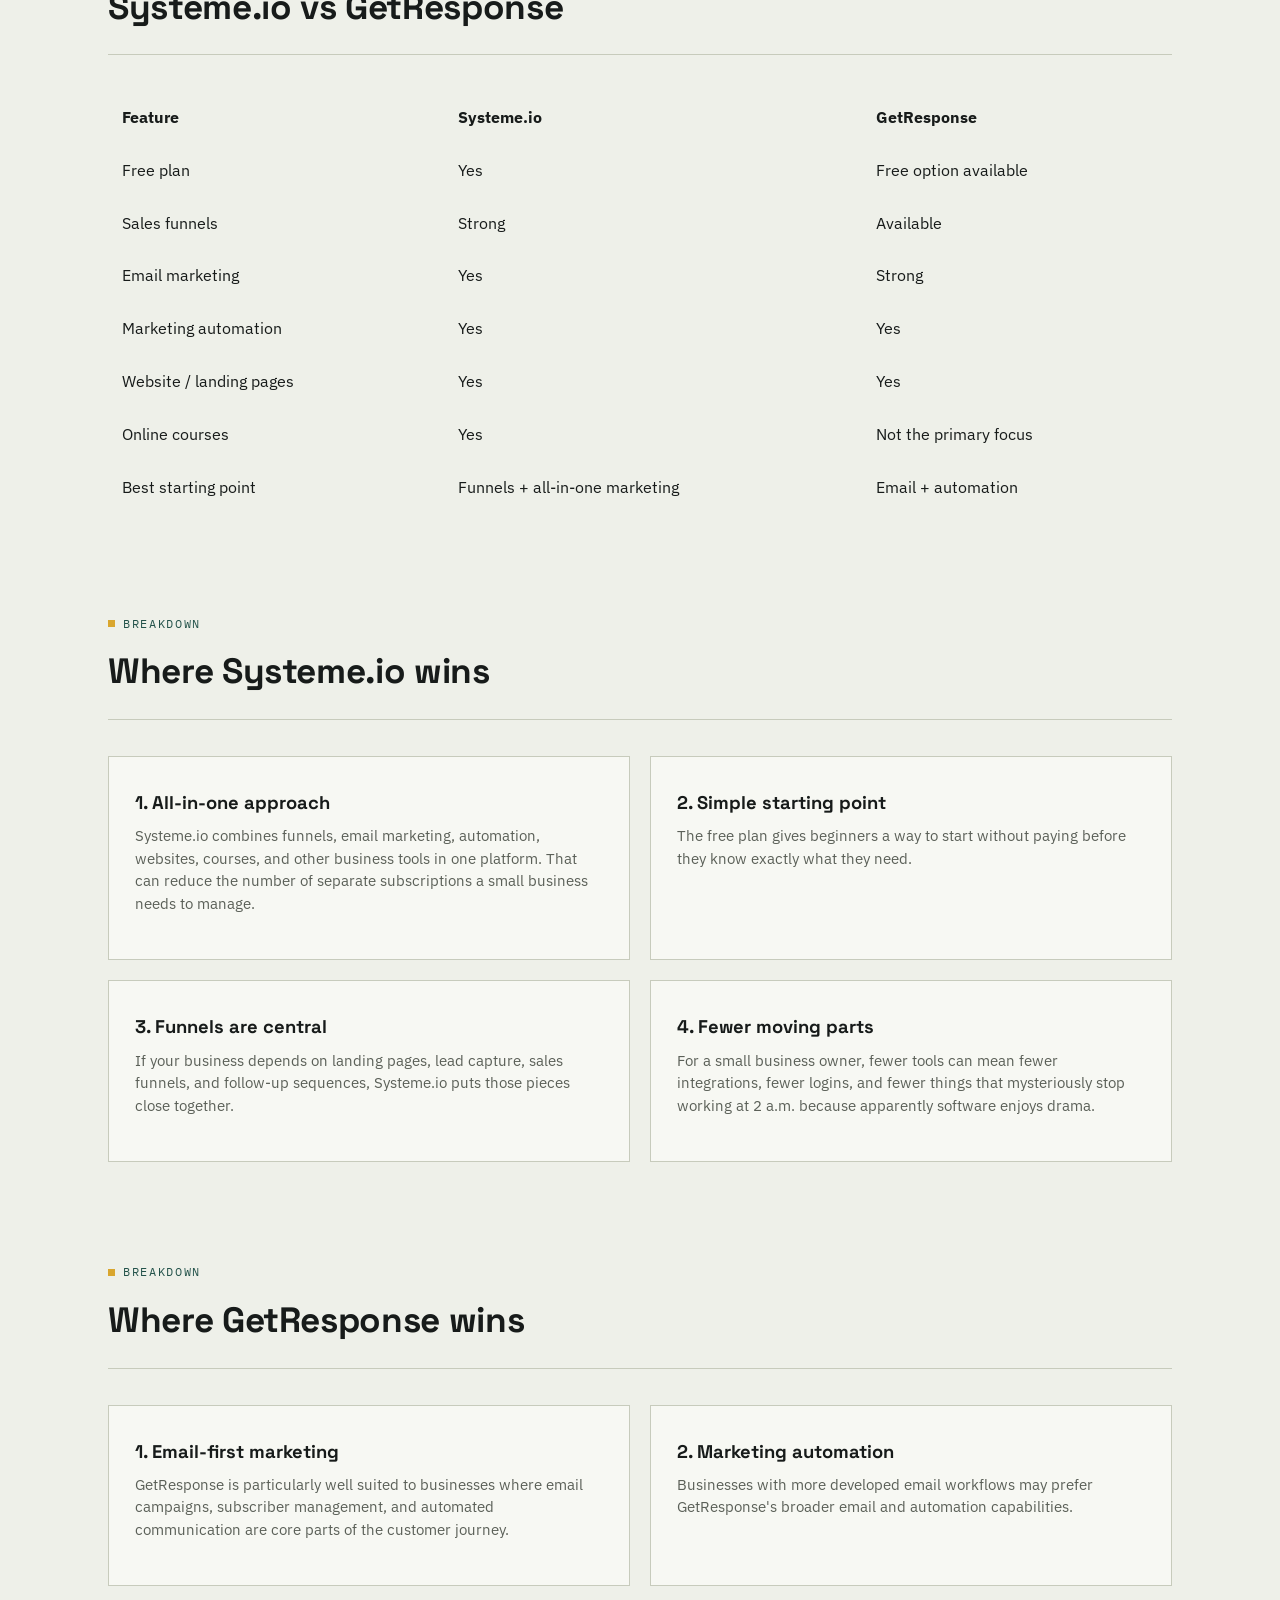
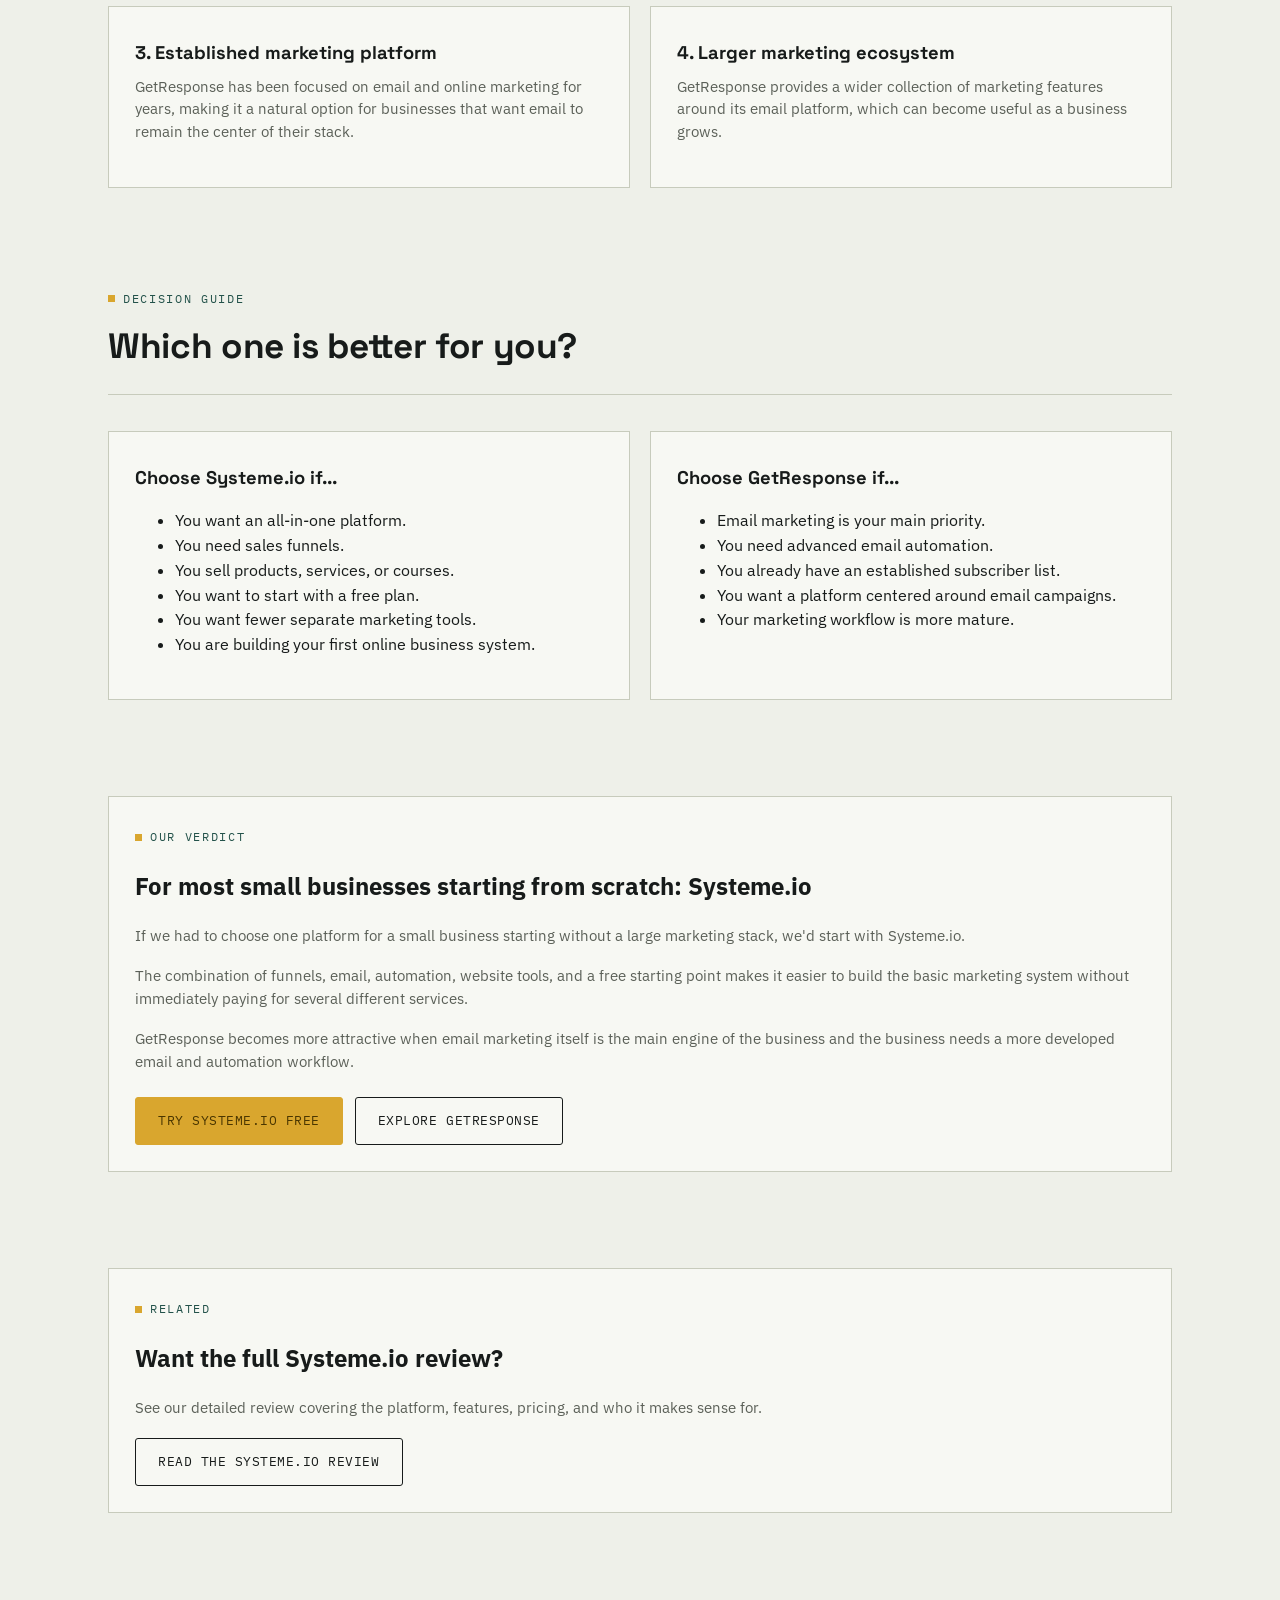
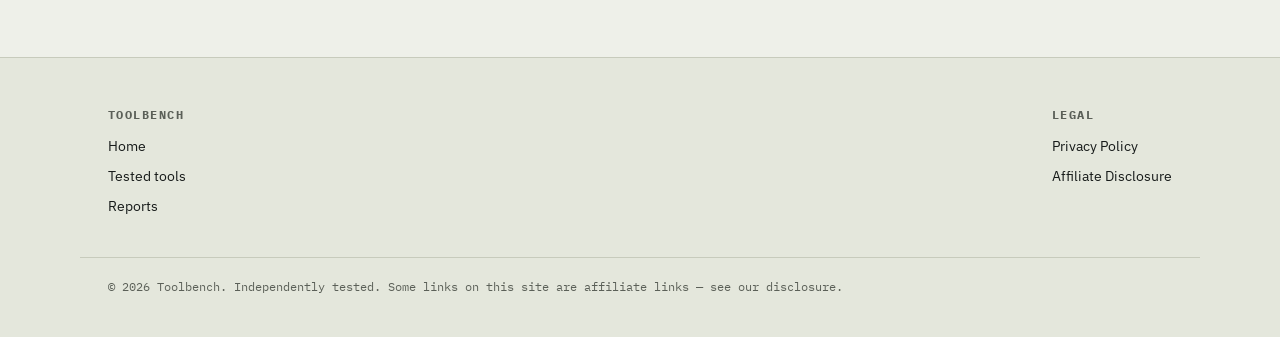
<file: systeme-io-vs-getresponse.html>
<!DOCTYPE html>
<html lang="en">
<head>
<meta charset="UTF-8">
<meta name="viewport" content="width=device-width, initial-scale=1.0">

<title>Systeme.io vs GetResponse 2026: Which Is Better for Small Business?</title>

<meta name="description" content="Systeme.io vs GetResponse in 2026. Compare funnels, email marketing, automation, pricing, free plans, and which platform is better for small businesses.">

<link rel="stylesheet" href="Styles.css">

<script async src="https://www.googletagmanager.com/gtag/js?id=G-6FHRXW8VXH"></script>
<script>
  window.dataLayer = window.dataLayer || [];
  function gtag(){dataLayer.push(arguments);}
  gtag('js', new Date());
  gtag('config', 'G-6FHRXW8VXH');
</script>
</head>

<body>

<header class="site-header">
  <div class="wrap">

    <a href="index.html" class="logo">
      TOOLBENCH<span class="logo-dot">.</span>
    </a>

    <nav class="main-nav">
      <a href="index.html">Home</a>
      <a href="Tools.html">Tools</a>
      <a href="Best ai tools small business 2026.html">Reports</a>
      <a href="Affiliate disclosure.html">Disclosure</a>
    </nav>

  </div>
</header>


<main>

<section class="tight">
  <div class="wrap">

    <span class="tag">Comparison</span>

    <h1 style="font-family:var(--display); font-size:clamp(2.2rem,5vw,4rem); letter-spacing:-0.03em; margin:14px 0 16px;">
      Systeme.io vs GetResponse 2026
    </h1>

    <p style="color:var(--muted); max-width:70ch; font-size:1.1rem;">
      Two popular marketing platforms, two different priorities.
      Here's the practical comparison for small businesses, creators,
      freelancers, and people who want to build a simple marketing system
      without stacking ten different tools together.
    </p>

  </div>
</section>


<section class="tight">
  <div class="wrap">

    <div class="grid-2">

      <article class="card">

        <span class="tag">Our pick for funnels</span>

        <h2>Systeme.io</h2>

        <p>
          A simple all-in-one platform built around sales funnels,
          email marketing, automation, websites, courses, and online business tools.
        </p>

        <ul>
          <li>Free plan available</li>
          <li>Sales funnels</li>
          <li>Email marketing</li>
          <li>Marketing automation</li>
          <li>Website and landing pages</li>
          <li>Online courses and memberships</li>
        </ul>

        <p style="margin-top:18px;">
          <strong>Best for:</strong>
          small businesses and creators who want fewer separate tools.
        </p>

        <a
          href="https://systeme.io/?sa=sa02800107252e037fa192d4c1dc34c32943be1e65"
          class="btn btn-accent"
          target="_blank"
          rel="nofollow sponsored noopener"
        >
          Try Systeme.io Free
        </a>

      </article>


      <article class="card">

        <span class="tag">Our pick for email</span>

        <h2>GetResponse</h2>

        <p>
          A mature email marketing and automation platform with a stronger
          emphasis on campaigns, email communication, lead capture,
          and marketing automation.
        </p>

        <ul>
          <li>Email marketing</li>
          <li>Marketing automation</li>
          <li>Landing pages</li>
          <li>Lead capture</li>
          <li>Webinars and marketing tools</li>
          <li>AI-powered marketing features</li>
        </ul>

        <p style="margin-top:18px;">
          <strong>Best for:</strong>
          businesses that put email marketing and automation at the center
          of their marketing strategy.
        </p>

        <a
          href="https://www.getresponse.com/affiliate-programs"
          class="btn"
          target="_blank"
          rel="nofollow noopener"
        >
          Explore GetResponse
        </a>

      </article>

    </div>

  </div>
</section>


<section class="tight">
  <div class="wrap">

    <div class="section-head">
      <div>
        <span class="tag">Quick answer</span>
        <h2>Which one should you choose?</h2>
      </div>
    </div>

    <div class="card">

      <p>
        If your main goal is to build funnels, sell products or courses,
        collect leads, and keep your marketing stack simple,
        <strong>Systeme.io is the easier starting point.</strong>
      </p>

      <p>
        If email marketing, campaigns, and sophisticated email automation
        are the center of your business,
        <strong>GetResponse deserves a closer look.</strong>
      </p>

      <p>
        For a small business trying to keep costs and complexity under control,
        we'd start with Systeme.io's free plan and upgrade only when the business
        actually needs more.
      </p>

    </div>

  </div>
</section>


<section class="tight">
  <div class="wrap">

    <div class="section-head">
      <div>
        <span class="tag">Side by side</span>
        <h2>Systeme.io vs GetResponse</h2>
      </div>
    </div>

    <div style="overflow-x:auto;">

      <table style="width:100%; border-collapse:collapse; min-width:650px;">

        <thead>
          <tr>
            <th style="text-align:left; padding:14px; border-bottom:1px solid var(--border);">
              Feature
            </th>

            <th style="text-align:left; padding:14px; border-bottom:1px solid var(--border);">
              Systeme.io
            </th>

            <th style="text-align:left; padding:14px; border-bottom:1px solid var(--border);">
              GetResponse
            </th>
          </tr>
        </thead>

        <tbody>

          <tr>
            <td style="padding:14px; border-bottom:1px solid var(--border);">
              Free plan
            </td>

            <td style="padding:14px; border-bottom:1px solid var(--border);">
              Yes
            </td>

            <td style="padding:14px; border-bottom:1px solid var(--border);">
              Free option available
            </td>
          </tr>


          <tr>
            <td style="padding:14px; border-bottom:1px solid var(--border);">
              Sales funnels
            </td>

            <td style="padding:14px; border-bottom:1px solid var(--border);">
              Strong
            </td>

            <td style="padding:14px; border-bottom:1px solid var(--border);">
              Available
            </td>
          </tr>


          <tr>
            <td style="padding:14px; border-bottom:1px solid var(--border);">
              Email marketing
            </td>

            <td style="padding:14px; border-bottom:1px solid var(--border);">
              Yes
            </td>

            <td style="padding:14px; border-bottom:1px solid var(--border);">
              Strong
            </td>
          </tr>


          <tr>
            <td style="padding:14px; border-bottom:1px solid var(--border);">
              Marketing automation
            </td>

            <td style="padding:14px; border-bottom:1px solid var(--border);">
              Yes
            </td>

            <td style="padding:14px; border-bottom:1px solid var(--border);">
              Yes
            </td>
          </tr>


          <tr>
            <td style="padding:14px; border-bottom:1px solid var(--border);">
              Website / landing pages
            </td>

            <td style="padding:14px; border-bottom:1px solid var(--border);">
              Yes
            </td>

            <td style="padding:14px; border-bottom:1px solid var(--border);">
              Yes
            </td>
          </tr>


          <tr>
            <td style="padding:14px; border-bottom:1px solid var(--border);">
              Online courses
            </td>

            <td style="padding:14px; border-bottom:1px solid var(--border);">
              Yes
            </td>

            <td style="padding:14px; border-bottom:1px solid var(--border);">
              Not the primary focus
            </td>
          </tr>


          <tr>
            <td style="padding:14px;">
              Best starting point
            </td>

            <td style="padding:14px;">
              Funnels + all-in-one marketing
            </td>

            <td style="padding:14px;">
              Email + automation
            </td>
          </tr>

        </tbody>

      </table>

    </div>

  </div>
</section>


<section class="tight">
  <div class="wrap">

    <div class="section-head">
      <div>
        <span class="tag">Breakdown</span>
        <h2>Where Systeme.io wins</h2>
      </div>
    </div>

    <div class="grid-2">

      <article class="card">

        <h3>1. All-in-one approach</h3>

        <p>
          Systeme.io combines funnels, email marketing, automation,
          websites, courses, and other business tools in one platform.
          That can reduce the number of separate subscriptions a small
          business needs to manage.
        </p>

      </article>


      <article class="card">

        <h3>2. Simple starting point</h3>

        <p>
          The free plan gives beginners a way to start without paying
          before they know exactly what they need.
        </p>

      </article>


      <article class="card">

        <h3>3. Funnels are central</h3>

        <p>
          If your business depends on landing pages, lead capture,
          sales funnels, and follow-up sequences, Systeme.io puts those
          pieces close together.
        </p>

      </article>


      <article class="card">

        <h3>4. Fewer moving parts</h3>

        <p>
          For a small business owner, fewer tools can mean fewer integrations,
          fewer logins, and fewer things that mysteriously stop working
          at 2 a.m. because apparently software enjoys drama.
        </p>

      </article>

    </div>

  </div>
</section>


<section class="tight">
  <div class="wrap">

    <div class="section-head">
      <div>
        <span class="tag">Breakdown</span>
        <h2>Where GetResponse wins</h2>
      </div>
    </div>

    <div class="grid-2">

      <article class="card">

        <h3>1. Email-first marketing</h3>

        <p>
          GetResponse is particularly well suited to businesses where
          email campaigns, subscriber management, and automated communication
          are core parts of the customer journey.
        </p>

      </article>


      <article class="card">

        <h3>2. Marketing automation</h3>

        <p>
          Businesses with more developed email workflows may prefer
          GetResponse's broader email and automation capabilities.
        </p>

      </article>


      <article class="card">

        <h3>3. Established marketing platform</h3>

        <p>
          GetResponse has been focused on email and online marketing
          for years, making it a natural option for businesses that
          want email to remain the center of their stack.
        </p>

      </article>


      <article class="card">

        <h3>4. Larger marketing ecosystem</h3>

        <p>
          GetResponse provides a wider collection of marketing features
          around its email platform, which can become useful as a business grows.
        </p>

      </article>

    </div>

  </div>
</section>


<section class="tight">
  <div class="wrap">

    <div class="section-head">
      <div>
        <span class="tag">Decision guide</span>
        <h2>Which one is better for you?</h2>
      </div>
    </div>


    <div class="grid-2">

      <article class="card">

        <h3>Choose Systeme.io if...</h3>

        <ul>
          <li>You want an all-in-one platform.</li>
          <li>You need sales funnels.</li>
          <li>You sell products, services, or courses.</li>
          <li>You want to start with a free plan.</li>
          <li>You want fewer separate marketing tools.</li>
          <li>You are building your first online business system.</li>
        </ul>

      </article>


      <article class="card">

        <h3>Choose GetResponse if...</h3>

        <ul>
          <li>Email marketing is your main priority.</li>
          <li>You need advanced email automation.</li>
          <li>You already have an established subscriber list.</li>
          <li>You want a platform centered around email campaigns.</li>
          <li>Your marketing workflow is more mature.</li>
        </ul>

      </article>

    </div>

  </div>
</section>


<section class="tight">
  <div class="wrap">

    <div class="card">

      <span class="tag">Our verdict</span>

      <h2>For most small businesses starting from scratch: Systeme.io</h2>

      <p>
        If we had to choose one platform for a small business starting
        without a large marketing stack, we'd start with Systeme.io.
      </p>

      <p>
        The combination of funnels, email, automation, website tools,
        and a free starting point makes it easier to build the basic
        marketing system without immediately paying for several different
        services.
      </p>

      <p>
        GetResponse becomes more attractive when email marketing itself
        is the main engine of the business and the business needs a more
        developed email and automation workflow.
      </p>


      <div style="margin-top:24px;">

        <a
          href="https://systeme.io/?sa=sa02800107252e037fa192d4c1dc34c32943be1e65"
          class="btn btn-accent"
          target="_blank"
          rel="nofollow sponsored noopener"
        >
          Try Systeme.io Free
        </a>

        <a
          href="https://www.getresponse.com/affiliate-programs"
          class="btn"
          target="_blank"
          rel="nofollow noopener"
          style="margin-left:8px;"
        >
          Explore GetResponse
        </a>

      </div>

    </div>

  </div>
</section>


<section class="tight">
  <div class="wrap">

    <div class="card">

      <span class="tag">Related</span>

      <h2>Want the full Systeme.io review?</h2>

      <p>
        See our detailed review covering the platform, features,
        pricing, and who it makes sense for.
      </p>

      <a href="systeme-io-review.html" class="btn">
        Read the Systeme.io Review
      </a>

    </div>

  </div>
</section>


</main>


<footer class="site-footer">

  <div class="wrap">

    <div class="footer-col">

      <h4>Toolbench</h4>

      <a href="index.html">Home</a>
      <a href="Tools.html">Tested tools</a>
      <a href="Best ai tools small business 2026.html">Reports</a>

    </div>


    <div class="footer-col">

      <h4>Legal</h4>

      <a href="Privacy policy.html">Privacy Policy</a>
      <a href="Affiliate disclosure.html">Affiliate Disclosure</a>

    </div>

  </div>


  <div class="footer-bottom">

    © 2026 Toolbench. Independently tested.
    Some links on this site are affiliate links — see our disclosure.

  </div>

</footer>

</body>
</html>
</file>
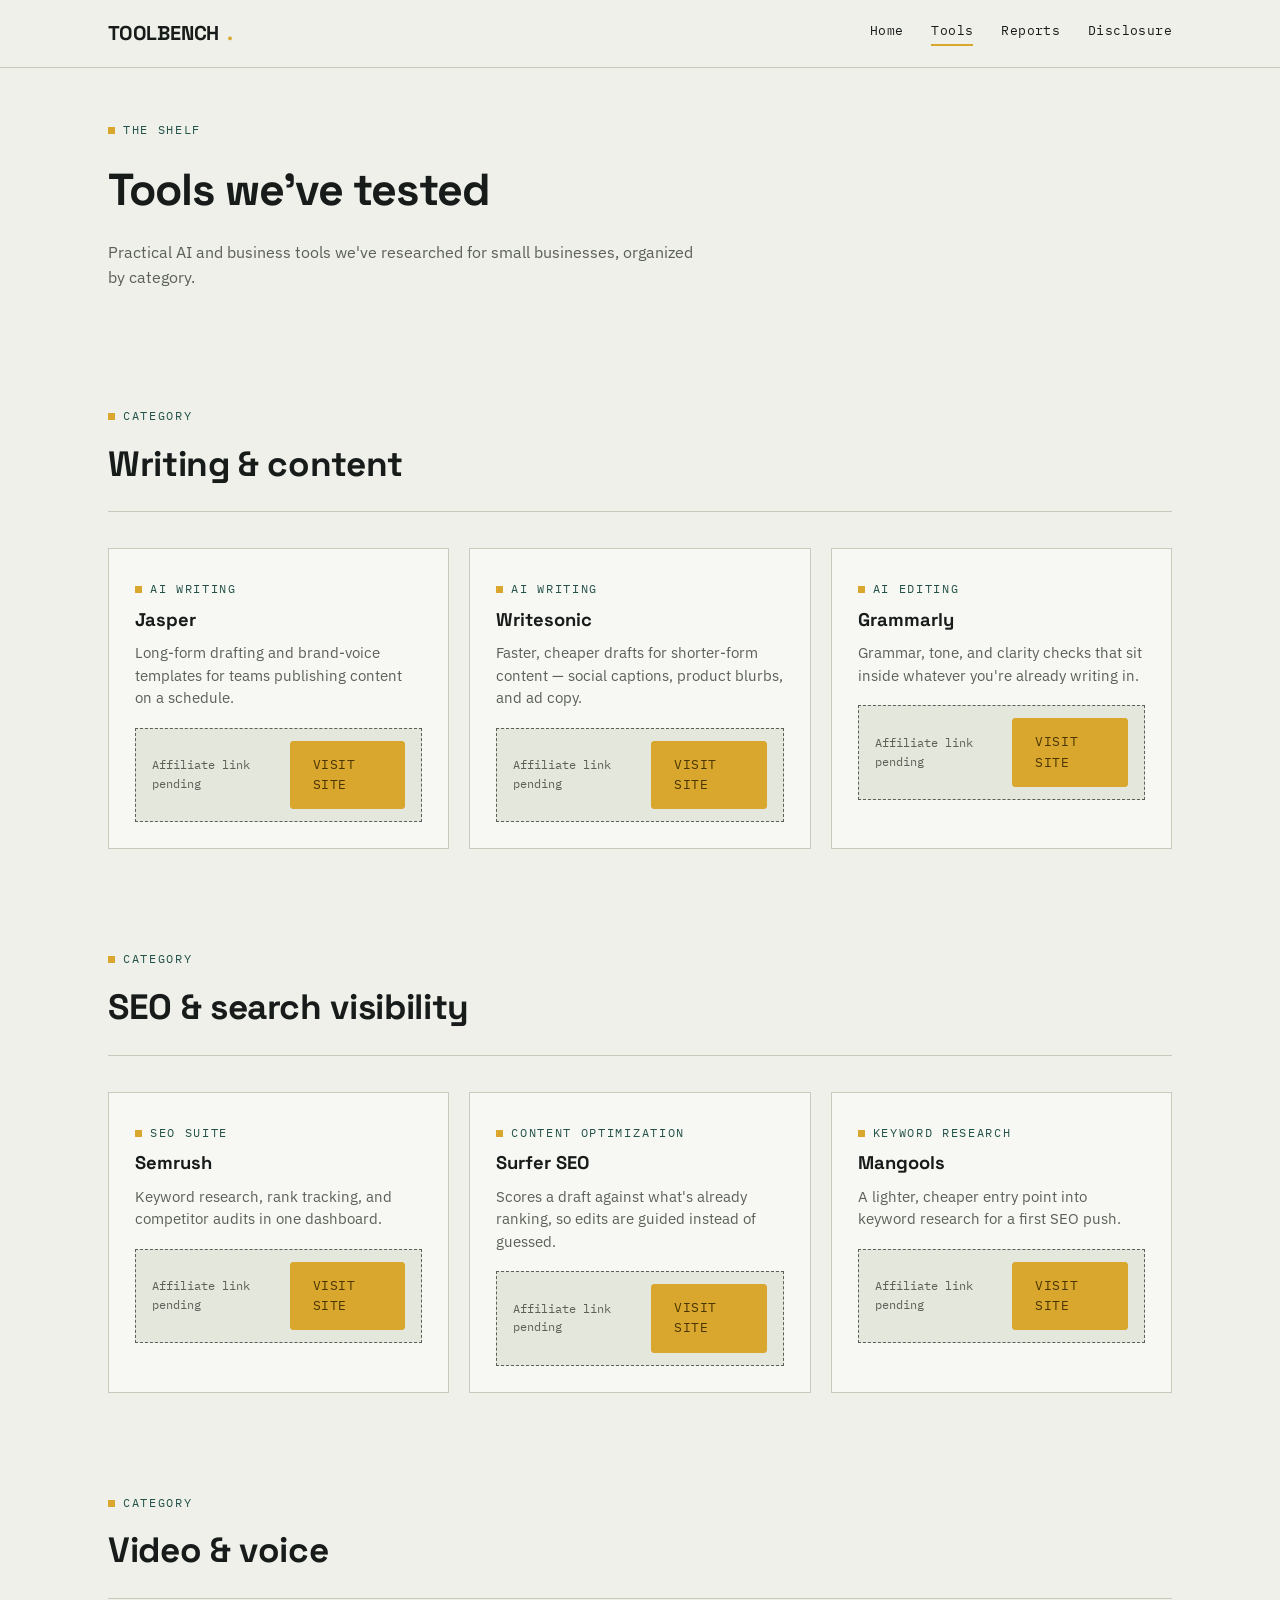
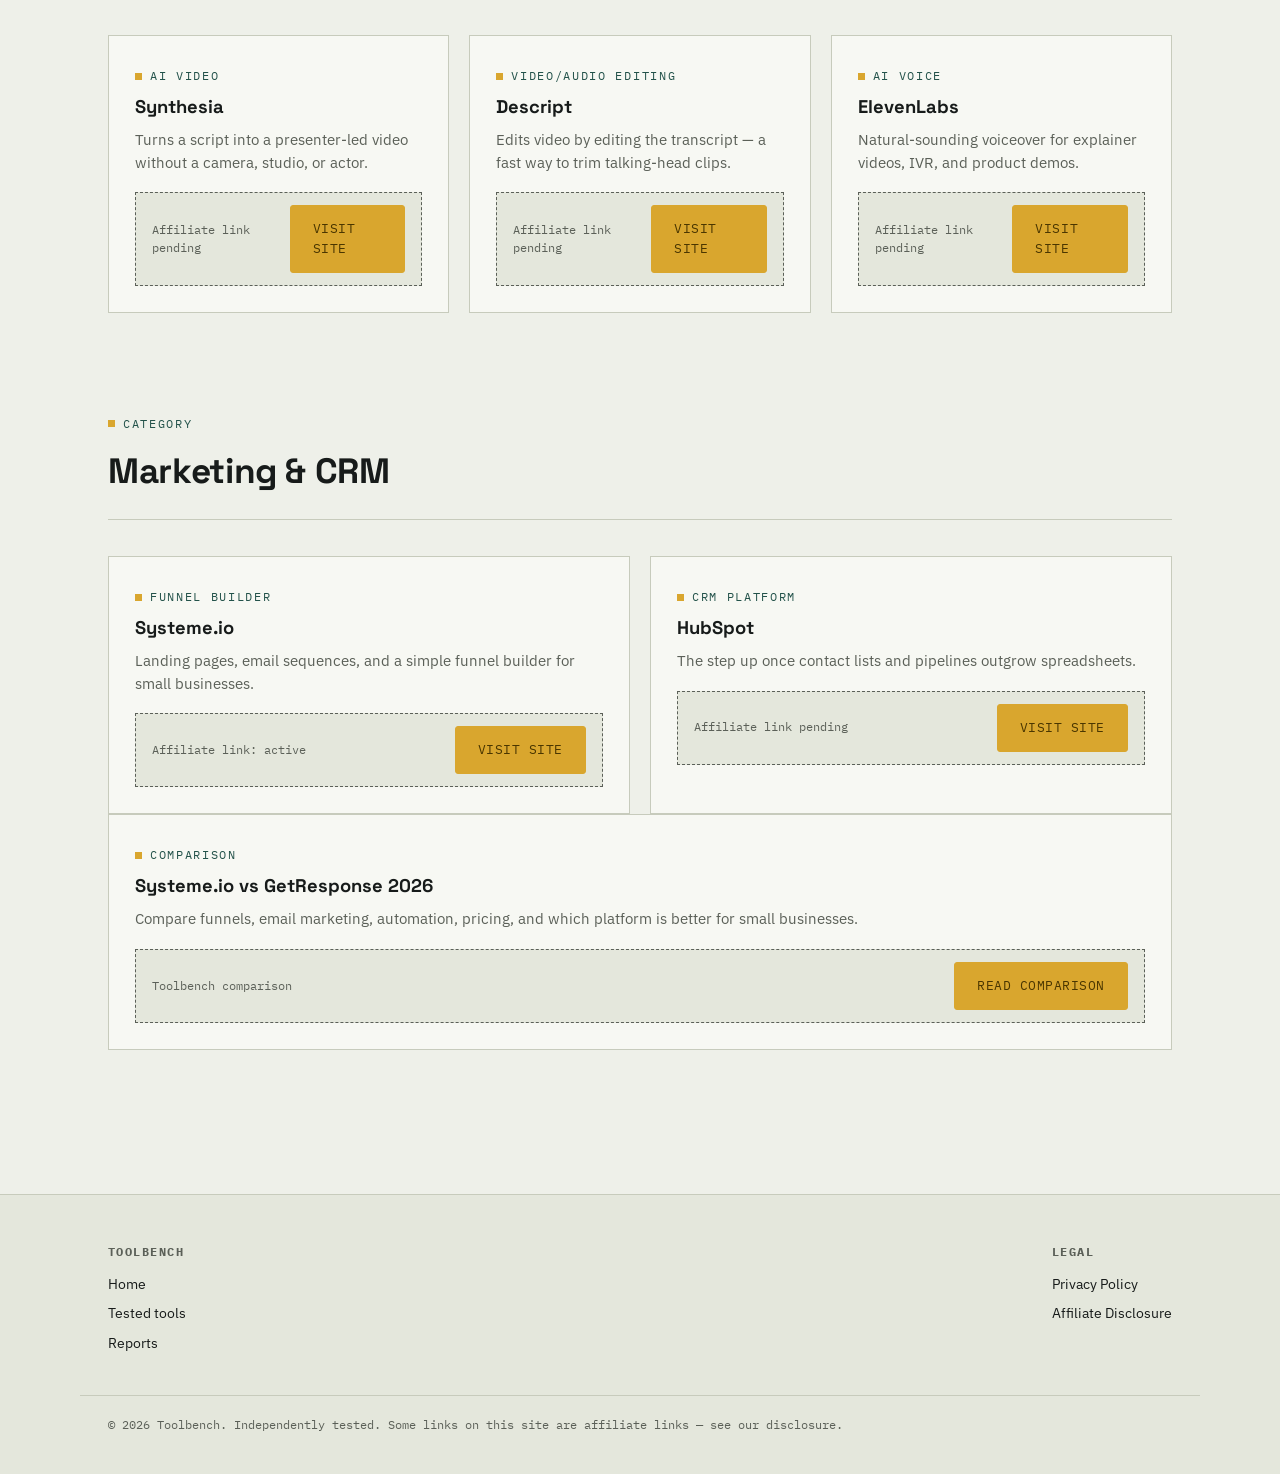
<file: Tools.html>
﻿<!DOCTYPE html>
<html lang="th">
<head>
<meta charset="UTF-8">
<meta name="viewport" content="width=device-width, initial-scale=1.0">

<title>Tested Tools — Toolbench</title>

<meta
  name="description"
  content="AI tools we've tested for small businesses. Practical tools, honest notes, and selected affiliate links."
>

<link rel="stylesheet" href="Styles.css">

<!-- Google Analytics -->
<script async src="https://www.googletagmanager.com/gtag/js?id=G-6FHRXW8VXH"></script>

<script>
  window.dataLayer = window.dataLayer || [];

  function gtag() {
    dataLayer.push(arguments);
  }

  gtag('js', new Date());
  gtag('config', 'G-6FHRXW8VXH');
</script>
</head>

<body>

<header class="site-header">
  <div class="wrap">

    <a href="index.html" class="logo">
      TOOLBENCH<span class="logo-dot">.</span>
    </a>

    <nav class="main-nav">
      <a href="index.html">Home</a>

      <a href="Tools.html" aria-current="page">
        Tools
      </a>

      <a href="Best ai tools small business 2026.html">
        Reports
      </a>

      <a href="Affiliate disclosure.html">
        Disclosure
      </a>
    </nav>

  </div>
</header>


<main>

  <!-- INTRO -->
  <section class="tight">
    <div class="wrap">

      <span class="tag">
        The shelf
      </span>

      <h1
        style="
          font-family:var(--display);
          font-size:clamp(2rem,4vw,2.8rem);
          letter-spacing:-0.02em;
          margin:14px 0 10px;
        "
      >
        Tools we've tested
      </h1>

      <p
        style="
          color:var(--muted);
          max-width:60ch;
        "
      >
        Practical AI and business tools we've researched for small businesses,
        organized by category.
      </p>

    </div>
  </section>


  <!-- WRITING & CONTENT -->
  <section class="tight">

    <div class="wrap">

      <div class="section-head">

        <div>
          <span class="tag">
            Category
          </span>

          <h2>
            Writing &amp; content
          </h2>
        </div>

      </div>


      <div class="grid-3">


        <!-- JASPER -->
        <article
          class="card"
          data-tool-slug="jasper"
        >

          <span class="tag">
            AI Writing
          </span>

          <h3>
            Jasper
          </h3>

          <p>
            Long-form drafting and brand-voice templates for teams publishing
            content on a schedule.
          </p>

          <div class="cta-slot">

            <span>
              Affiliate link pending
            </span>

            <a
              href="https://www.jasper.ai/partners"
              class="btn btn-accent"
              target="_blank"
              rel="noopener noreferrer"
            >
              Visit site
            </a>

          </div>

        </article>


        <!-- WRITESONIC -->
        <article
          class="card"
          data-tool-slug="writesonic"
        >

          <span class="tag">
            AI Writing
          </span>

          <h3>
            Writesonic
          </h3>

          <p>
            Faster, cheaper drafts for shorter-form content — social captions,
            product blurbs, and ad copy.
          </p>

          <div class="cta-slot">

            <span>
              Affiliate link pending
            </span>

            <a
              href="https://writesonic.com/affiliate"
              class="btn btn-accent"
              target="_blank"
              rel="noopener noreferrer"
            >
              Visit site
            </a>

          </div>

        </article>


        <!-- GRAMMARLY -->
        <article
          class="card"
          data-tool-slug="grammarly"
        >

          <span class="tag">
            AI Editing
          </span>

          <h3>
            Grammarly
          </h3>

          <p>
            Grammar, tone, and clarity checks that sit inside whatever you're
            already writing in.
          </p>

          <div class="cta-slot">

            <span>
              Affiliate link pending
            </span>

            <a
              href="https://www.grammarly.com/affiliates"
              class="btn btn-accent"
              target="_blank"
              rel="noopener noreferrer"
            >
              Visit site
            </a>

          </div>

        </article>


      </div>

    </div>

  </section>



  <!-- SEO -->
  <section class="tight">

    <div class="wrap">

      <div class="section-head">

        <div>

          <span class="tag">
            Category
          </span>

          <h2>
            SEO &amp; search visibility
          </h2>

        </div>

      </div>


      <div class="grid-3">


        <!-- SEMRUSH -->
        <article
          class="card"
          data-tool-slug="semrush"
        >

          <span class="tag">
            SEO Suite
          </span>

          <h3>
            Semrush
          </h3>

          <p>
            Keyword research, rank tracking, and competitor audits in one
            dashboard.
          </p>

          <div class="cta-slot">

            <span>
              Affiliate link pending
            </span>

            <a
              href="https://www.semrush.com/lp/affiliate-program/en/"
              class="btn btn-accent"
              target="_blank"
              rel="noopener noreferrer"
            >
              Visit site
            </a>

          </div>

        </article>


        <!-- SURFER -->
        <article
          class="card"
          data-tool-slug="surfer-seo"
        >

          <span class="tag">
            Content Optimization
          </span>

          <h3>
            Surfer SEO
          </h3>

          <p>
            Scores a draft against what's already ranking, so edits are guided
            instead of guessed.
          </p>

          <div class="cta-slot">

            <span>
              Affiliate link pending
            </span>

            <a
              href="https://surferseo.com/affiliate-program/"
              class="btn btn-accent"
              target="_blank"
              rel="noopener noreferrer"
            >
              Visit site
            </a>

          </div>

        </article>


        <!-- MANGOOLS -->
        <article
          class="card"
          data-tool-slug="mangools"
        >

          <span class="tag">
            Keyword Research
          </span>

          <h3>
            Mangools
          </h3>

          <p>
            A lighter, cheaper entry point into keyword research for a first
            SEO push.
          </p>

          <div class="cta-slot">

            <span>
              Affiliate link pending
            </span>

            <a
              href="https://mangools.com/affiliate"
              class="btn btn-accent"
              target="_blank"
              rel="noopener noreferrer"
            >
              Visit site
            </a>

          </div>

        </article>


      </div>

    </div>

  </section>



  <!-- VIDEO & VOICE -->
  <section class="tight">

    <div class="wrap">

      <div class="section-head">

        <div>

          <span class="tag">
            Category
          </span>

          <h2>
            Video &amp; voice
          </h2>

        </div>

      </div>


      <div class="grid-3">


        <!-- SYNTHESIA -->
        <article
          class="card"
          data-tool-slug="synthesia"
        >

          <span class="tag">
            AI Video
          </span>

          <h3>
            Synthesia
          </h3>

          <p>
            Turns a script into a presenter-led video without a camera, studio,
            or actor.
          </p>

          <div class="cta-slot">

            <span>
              Affiliate link pending
            </span>

            <a
              href="https://www.synthesia.io/partners/affiliates"
              class="btn btn-accent"
              target="_blank"
              rel="noopener noreferrer"
            >
              Visit site
            </a>

          </div>

        </article>


        <!-- DESCRIPT -->
        <article
          class="card"
          data-tool-slug="descript"
        >

          <span class="tag">
            Video/Audio Editing
          </span>

          <h3>
            Descript
          </h3>

          <p>
            Edits video by editing the transcript — a fast way to trim
            talking-head clips.
          </p>

          <div class="cta-slot">

            <span>
              Affiliate link pending
            </span>

            <a
              href="https://www.descript.com/affiliate"
              class="btn btn-accent"
              target="_blank"
              rel="noopener noreferrer"
            >
              Visit site
            </a>

          </div>

        </article>


        <!-- ELEVENLABS -->
        <article
          class="card"
          data-tool-slug="elevenlabs"
        >

          <span class="tag">
            AI Voice
          </span>

          <h3>
            ElevenLabs
          </h3>

          <p>
            Natural-sounding voiceover for explainer videos, IVR, and product
            demos.
          </p>

          <div class="cta-slot">

            <span>
              Affiliate link pending
            </span>

            <a
              href="https://elevenlabs.io/affiliates"
              class="btn btn-accent"
              target="_blank"
              rel="noopener noreferrer"
            >
              Visit site
            </a>

          </div>

        </article>


      </div>

    </div>

  </section>



  <!-- MARKETING & CRM -->
  <section class="tight">

    <div class="wrap">

      <div class="section-head">

        <div>

          <span class="tag">
            Category
          </span>

          <h2>
            Marketing &amp; CRM
          </h2>

        </div>

      </div>


      <div class="grid-2">


        <!-- SYSTEME.IO -->
        <article
          class="card"
          data-tool-slug="systeme-io"
        >

          <span class="tag">
            Funnel Builder
          </span>

          <h3>
            Systeme.io
          </h3>

          <p>
            Landing pages, email sequences, and a simple funnel builder for
            small businesses.
          </p>


          <div class="cta-slot">

            <span>
              Affiliate link: active
            </span>


            <!-- OUR REAL AFFILIATE LINK -->
            <a
              href="https://systeme.io/?sa=sa02800107252e037fa192d4c1dc34c32943be1e65"
              class="btn btn-accent"
              target="_blank"
              rel="noopener noreferrer"
            >
              Visit site
            </a>

          </div>

        </article>


        <!-- HUBSPOT -->
        <article
          class="card"
          data-tool-slug="hubspot"
        >

          <span class="tag">
            CRM Platform
          </span>

          <h3>
            HubSpot
          </h3>

          <p>
            The step up once contact lists and pipelines outgrow spreadsheets.
          </p>

          <div class="cta-slot">

            <span>
              Affiliate link pending
            </span>

            <a
              href="https://www.hubspot.com/partners/affiliates"
              class="btn btn-accent"
              target="_blank"
              rel="noopener noreferrer"
            >
              Visit site
            </a>

          </div>

        </article>


      </div>

        <article 
          class="card"
           data-tool-slug="systeme-io-vs-getresponse"
           
           >
          <span class="tag">
            Comparison  
          </span>

          <h3> 
            Systeme.io vs GetResponse 2026
          </h3>

          <p>
            Compare funnels, email marketing, automation, pricing, and which platform is better for small businesses.
          </p>

        <div class="cta-slot">

          <span>
          Toolbench comparison
          </span>
         <a href="systeme-io-vs-getresponse.html" 
            class="btn btn-accent"
            >
            
            Read comparison
         </a>

        </div>

      </article>

    </div>

  </section>


</main>



<!-- FOOTER -->
<footer class="site-footer">

  <div class="wrap">

    <div class="footer-col">

      <h4>
        Toolbench
      </h4>

      <a href="index.html">
        Home
      </a>

      <a href="Tools.html">
        Tested tools
      </a>

      <a href="Best ai tools small business 2026.html">
        Reports
      </a>

    </div>


    <div class="footer-col">

      <h4>
        Legal
      </h4>

      <a href="Privacy policy.html">
        Privacy Policy
      </a>

      <a href="Affiliate disclosure.html">
        Affiliate Disclosure
      </a>

    </div>

  </div>


  <div class="footer-bottom">

    © 2026 Toolbench.
    Independently tested.
    Some links on this site are affiliate links — see our disclosure.

  </div>

</footer>


</body>
</html>
</file>
<file: Styles.css>
/* ============================================================
   TOOLBENCH — design tokens
   Concept: an equipment-testing lab report. Every tool gets
   logged, verified, and stamped before it goes on the shelf.
   ============================================================ */

@import url('https://fonts.googleapis.com/css2?family=Space+Grotesk:wght@400;500;600;700&family=IBM+Plex+Sans:wght@400;500;600&family=IBM+Plex+Mono:wght@400;500;600&display=swap');

:root{
  --ink:        #171B1A;
  --paper:      #EEF0E9;
  --paper-2:    #E4E7DC;
  --card:       #F7F8F3;
  --accent:     #D9A62E;
  --accent-ink: #4A3600;
  --teal:       #23524A;
  --line:       #C7CBBC;
  --muted:      #5B6058;
  --danger:     #A8462F;

  --display: 'Space Grotesk', sans-serif;
  --body:    'IBM Plex Sans', sans-serif;
  --mono:    'IBM Plex Mono', monospace;

  --radius: 3px;
  --max: 1120px;
}

*{ box-sizing: border-box; }
html{ scroll-behavior: smooth; }
body{
  margin: 0;
  background: var(--paper);
  color: var(--ink);
  font-family: var(--body);
  font-size: 16px;
  line-height: 1.55;
  -webkit-font-smoothing: antialiased;
}

a{ color: inherit; }
img{ max-width: 100%; display: block; }

.wrap{
  max-width: var(--max);
  margin: 0 auto;
  padding: 0 28px;
}

/* ---------- eyebrow / mono labels ---------- */
.tag{
  font-family: var(--mono);
  font-size: 12px;
  letter-spacing: 0.14em;
  text-transform: uppercase;
  color: var(--teal);
  display: inline-flex;
  align-items: center;
  gap: 8px;
}
.tag::before{
  content: "";
  width: 7px;
  height: 7px;
  background: var(--accent);
  display: inline-block;
}

/* ---------- header ---------- */
.site-header{
  border-bottom: 1px solid var(--line);
  background: var(--paper);
  position: sticky;
  top: 0;
  z-index: 40;
}
.site-header .wrap{
  display: flex;
  align-items: center;
  justify-content: space-between;
  padding-top: 18px;
  padding-bottom: 18px;
}
.logo{
  font-family: var(--display);
  font-weight: 700;
  font-size: 20px;
  letter-spacing: -0.01em;
  text-decoration: none;
  display: flex;
  align-items: baseline;
  gap: 8px;
}
.logo .logo-dot{ color: var(--accent); }
nav.main-nav{
  display: flex;
  gap: 28px;
  font-family: var(--mono);
  font-size: 13px;
  letter-spacing: 0.03em;
}
nav.main-nav a{
  text-decoration: none;
  color: var(--ink);
  padding-bottom: 3px;
  border-bottom: 2px solid transparent;
}
nav.main-nav a:hover,
nav.main-nav a[aria-current="page"]{
  border-bottom-color: var(--accent);
}
.nav-toggle{ display: none; }

/* ---------- footer ---------- */
.site-footer{
  border-top: 1px solid var(--line);
  margin-top: 96px;
  padding: 48px 0 40px;
  background: var(--paper-2);
}
.site-footer .wrap{
  display: flex;
  flex-wrap: wrap;
  justify-content: space-between;
  gap: 32px;
}
.footer-col h4{
  font-family: var(--mono);
  font-size: 12px;
  text-transform: uppercase;
  letter-spacing: 0.12em;
  color: var(--muted);
  margin: 0 0 12px;
}
.footer-col a{
  display: block;
  text-decoration: none;
  font-size: 14px;
  color: var(--ink);
  margin-bottom: 8px;
}
.footer-col a:hover{ color: var(--teal); }
.footer-bottom{
  max-width: var(--max);
  margin: 32px auto 0;
  padding: 20px 28px 0;
  border-top: 1px solid var(--line);
  font-family: var(--mono);
  font-size: 12px;
  color: var(--muted);
}

/* ---------- buttons ---------- */
.btn{
  display: inline-flex;
  align-items: center;
  gap: 8px;
  font-family: var(--mono);
  font-size: 13px;
  letter-spacing: 0.04em;
  text-transform: uppercase;
  text-decoration: none;
  padding: 13px 22px;
  border-radius: var(--radius);
  border: 1px solid var(--ink);
  cursor: pointer;
  transition: transform 0.12s ease, background 0.12s ease;
}
.btn-primary{
  background: var(--ink);
  color: var(--paper);
}
.btn-primary:hover{ transform: translateY(-1px); background: #262c2a; }
.btn-outline{
  background: transparent;
  color: var(--ink);
}
.btn-outline:hover{ background: var(--paper-2); }
.btn-accent{
  background: var(--accent);
  border-color: var(--accent);
  color: var(--accent-ink);
}
.btn-accent:hover{ transform: translateY(-1px); }
.btn[disabled], .btn.is-placeholder{
  opacity: 0.55;
  cursor: not-allowed;
}

/* ---------- hero ---------- */
.hero{
  padding: 84px 0 64px;
  border-bottom: 1px solid var(--line);
}
.hero-grid{
  display: grid;
  grid-template-columns: 1.3fr 0.9fr;
  gap: 56px;
  align-items: end;
}
.hero h1{
  font-family: var(--display);
  font-size: clamp(2.4rem, 5vw, 3.6rem);
  line-height: 1.05;
  letter-spacing: -0.02em;
  margin: 18px 0 22px;
}
.hero p.lede{
  font-size: 18px;
  color: var(--muted);
  max-width: 46ch;
  margin: 0 0 30px;
}
.hero-actions{ display: flex; gap: 14px; flex-wrap: wrap; }

.spec-panel{
  border: 1px solid var(--ink);
  background: var(--card);
  padding: 22px;
}
.spec-panel .tag{ margin-bottom: 14px; }
.spec-row{
  display: flex;
  justify-content: space-between;
  padding: 10px 0;
  border-bottom: 1px dashed var(--line);
  font-size: 14px;
}
.spec-row:last-child{ border-bottom: none; }
.spec-row .k{ color: var(--muted); }
.spec-row .v{ font-family: var(--mono); font-weight: 500; }

/* ---------- sections ---------- */
section{ padding: 72px 0; }
section.tight{ padding: 48px 0; }
.section-head{
  display: flex;
  justify-content: space-between;
  align-items: flex-end;
  gap: 24px;
  margin-bottom: 36px;
  border-bottom: 1px solid var(--line);
  padding-bottom: 20px;
}
.section-head h2{
  font-family: var(--display);
  font-size: clamp(1.6rem, 3vw, 2.2rem);
  margin: 10px 0 0;
  letter-spacing: -0.01em;
}
.section-head p{ color: var(--muted); max-width: 52ch; margin: 10px 0 0; }

/* ---------- cards ---------- */
.grid-3{
  display: grid;
  grid-template-columns: repeat(3, 1fr);
  gap: 20px;
}
.grid-2{
  display: grid;
  grid-template-columns: repeat(2, 1fr);
  gap: 20px;
}
.card{
  background: var(--card);
  border: 1px solid var(--line);
  padding: 26px;
  position: relative;
}
.card h3{
  font-family: var(--display);
  font-size: 1.15rem;
  margin: 6px 0 8px;
}
.card p{ color: var(--muted); font-size: 14.5px; margin: 0 0 18px; }
.card-foot{
  display: flex;
  align-items: center;
  justify-content: space-between;
  padding-top: 14px;
  border-top: 1px solid var(--line);
}

/* ---------- stamp signature element ---------- */
.stamp{
  position: absolute;
  top: 18px;
  right: 18px;
  width: 68px;
  height: 68px;
  border: 2px solid var(--teal);
  border-radius: 50%;
  color: var(--teal);
  display: flex;
  align-items: center;
  justify-content: center;
  text-align: center;
  font-family: var(--mono);
  font-size: 8.5px;
  letter-spacing: 0.06em;
  text-transform: uppercase;
  transform: rotate(-9deg);
  line-height: 1.25;
  opacity: 0.85;
}
.stamp::before{
  content:"";
  position:absolute;
  inset: 5px;
  border: 1px dashed var(--teal);
  border-radius: 50%;
}

/* ---------- CTA slot (placeholder, ready for links later) ---------- */
.cta-slot{
  display: flex;
  align-items: center;
  justify-content: space-between;
  gap: 12px;
  background: var(--paper-2);
  border: 1px dashed var(--muted);
  padding: 12px 16px;
  font-family: var(--mono);
  font-size: 12px;
  color: var(--muted);
}

/* ---------- prose / article ---------- */
.prose{ max-width: 72ch; }
.prose h2{
  font-family: var(--display);
  font-size: 1.7rem;
  margin: 48px 0 16px;
  letter-spacing: -0.01em;
}
.prose h3{
  font-family: var(--display);
  font-size: 1.25rem;
  margin: 32px 0 12px;
}
.prose p{ margin: 0 0 18px; color: #2b302d; }
.prose ul{ margin: 0 0 18px; padding-left: 22px; }
.prose li{ margin-bottom: 8px; }
.byline{
  font-family: var(--mono);
  font-size: 13px;
  color: var(--muted);
  margin-bottom: 8px;
}
.article-hero h1{
  font-family: var(--display);
  font-size: clamp(2rem, 4.5vw, 2.9rem);
  line-height: 1.08;
  letter-spacing: -0.02em;
  margin: 14px 0 20px;
  max-width: 20ch;
}

/* ---------- legal pages ---------- */
.legal .prose h2{ margin-top: 40px; }
.legal .updated{
  font-family: var(--mono);
  font-size: 12px;
  color: var(--muted);
  margin-bottom: 30px;
}

/* ---------- responsive ---------- */
@media (max-width: 860px){
  .hero-grid{ grid-template-columns: 1fr; }
  .grid-3{ grid-template-columns: 1fr 1fr; }
  .grid-2{ grid-template-columns: 1fr; }
  nav.main-nav{ display: none; }
}
@media (max-width: 560px){
  .grid-3{ grid-template-columns: 1fr; }
  .wrap{ padding: 0 18px; }
  .hero{ padding: 56px 0 40px; }
}

@media (prefers-reduced-motion: reduce){
  html{ scroll-behavior: auto; }
  .btn-primary:hover, .btn-accent:hover{ transform: none; }
}

:focus-visible{
  outline: 2px solid var(--accent);
  outline-offset: 2px;
}
</file>
<file: admin/admin.css>
/* ============================================================
   TOOLBENCH ADMIN
   Affiliate Program Manager
   ============================================================ */

:root {
  --ink: #171B1A;
  --paper: #EEF0E9;
  --paper-2: #E4E7DC;
  --card: #F7F8F3;
  --accent: #D9A62E;
  --accent-ink: #4A3600;
  --teal: #23524A;
  --line: #C7CBBC;
  --muted: #5B6058;
  --danger: #A8462F;
  --success: #28664E;

  --display: "Space Grotesk", sans-serif;
  --body: "IBM Plex Sans", sans-serif;
  --mono: "IBM Plex Mono", monospace;

  --radius: 3px;
  --max: 1280px;
}

* {
  box-sizing: border-box;
}

html {
  scroll-behavior: smooth;
}

body {
  margin: 0;
  background: var(--paper);
  color: var(--ink);
  font-family: var(--body);
  font-size: 15px;
  line-height: 1.5;
}

button,
input,
select,
textarea {
  font: inherit;
}

button {
  cursor: pointer;
}

a {
  color: inherit;
}

/* ============================================================
   HEADER
   ============================================================ */

.admin-header {
  position: sticky;
  top: 0;
  z-index: 50;

  background: var(--paper);
  border-bottom: 1px solid var(--line);
}

.admin-header-inner {
  max-width: var(--max);
  margin: 0 auto;
  padding: 18px 28px;

  display: flex;
  align-items: center;
  justify-content: space-between;
  gap: 24px;
}

.admin-logo {
  font-family: var(--display);
  font-size: 20px;
  font-weight: 700;
  text-decoration: none;
}

.admin-logo span {
  color: var(--accent);
}

.admin-label {
  font-family: var(--mono);
  font-size: 11px;
  letter-spacing: 0.12em;
  text-transform: uppercase;
  color: var(--muted);

  padding-left: 14px;
  border-left: 1px solid var(--line);
}

/* ============================================================
   LAYOUT
   ============================================================ */

.admin-main {
  max-width: var(--max);
  margin: 0 auto;
  padding: 42px 28px 80px;
}

.page-heading {
  margin-bottom: 30px;
}

.page-heading .eyebrow {
  display: inline-flex;
  align-items: center;
  gap: 8px;

  font-family: var(--mono);
  font-size: 11px;
  letter-spacing: 0.14em;
  text-transform: uppercase;
  color: var(--teal);
}

.page-heading .eyebrow::before {
  content: "";
  width: 7px;
  height: 7px;
  background: var(--accent);
}

.page-heading h1 {
  margin: 12px 0 8px;

  font-family: var(--display);
  font-size: clamp(2rem, 4vw, 3rem);
  line-height: 1.05;
  letter-spacing: -0.025em;
}

.page-heading p {
  max-width: 65ch;
  margin: 0;

  color: var(--muted);
}

/* ============================================================
   STATUS BAR
   ============================================================ */

.status-bar {
  margin-bottom: 24px;

  display: flex;
  align-items: center;
  justify-content: space-between;
  gap: 16px;

  padding: 14px 16px;

  background: var(--card);
  border: 1px solid var(--line);
}

.status-left {
  display: flex;
  align-items: center;
  gap: 10px;

  font-family: var(--mono);
  font-size: 12px;
}

.status-dot {
  width: 8px;
  height: 8px;
  border-radius: 50%;
  background: var(--success);
}

.status-dot.error {
  background: var(--danger);
}

.status-text {
  color: var(--muted);
}

.status-count {
  color: var(--ink);
  font-weight: 600;
}

/* ============================================================
   TOOLBAR
   ============================================================ */

.toolbar {
  display: grid;
  grid-template-columns: minmax(240px, 1fr) 190px auto auto;
  gap: 10px;

  margin-bottom: 28px;
}

.search-box,
.filter-box {
  position: relative;
}

.search-box input,
.filter-box select {
  width: 100%;
  height: 46px;

  padding: 0 14px;

  background: var(--card);
  border: 1px solid var(--line);
  border-radius: var(--radius);

  color: var(--ink);
  outline: none;
}

.search-box input:focus,
.filter-box select:focus {
  border-color: var(--teal);
  box-shadow: 0 0 0 2px rgba(35, 82, 74, 0.08);
}

/* ============================================================
   BUTTONS
   ============================================================ */

.btn {
  min-height: 46px;

  display: inline-flex;
  align-items: center;
  justify-content: center;
  gap: 8px;

  padding: 0 18px;

  border: 1px solid var(--ink);
  border-radius: var(--radius);

  font-family: var(--mono);
  font-size: 12px;
  letter-spacing: 0.03em;
  text-transform: uppercase;

  background: transparent;
  color: var(--ink);

  transition:
    transform 0.12s ease,
    background 0.12s ease;
}

.btn:hover {
  transform: translateY(-1px);
}

.btn-primary {
  background: var(--ink);
  color: var(--paper);
}

.btn-primary:hover {
  background: #262c2a;
}

.btn-accent {
  background: var(--accent);
  border-color: var(--accent);
  color: var(--accent-ink);
}

.btn-danger {
  background: transparent;
  border-color: var(--danger);
  color: var(--danger);
}

.btn-small {
  min-height: 34px;
  padding: 0 12px;
  font-size: 10px;
}

.btn:disabled {
  opacity: 0.5;
  cursor: not-allowed;
  transform: none;
}

/* ============================================================
   PROGRAM GRID
   ============================================================ */

.program-grid {
  display: grid;
  grid-template-columns: repeat(3, 1fr);
  gap: 18px;
}

/* ============================================================
   PROGRAM CARD
   ============================================================ */

.program-card {
  background: var(--card);
  border: 1px solid var(--line);
  padding: 22px;

  display: flex;
  flex-direction: column;

  min-width: 0;
}

.program-card:hover {
  border-color: #aeb3a3;
}

.program-top {
  display: flex;
  align-items: flex-start;
  justify-content: space-between;
  gap: 12px;

  margin-bottom: 12px;
}

.program-category {
  font-family: var(--mono);
  font-size: 10px;
  letter-spacing: 0.11em;
  text-transform: uppercase;
  color: var(--teal);
}

.program-card h2 {
  margin: 5px 0 0;

  font-family: var(--display);
  font-size: 20px;
  line-height: 1.1;
}

.status-badge {
  flex-shrink: 0;

  padding: 4px 8px;

  border: 1px solid var(--line);

  font-family: var(--mono);
  font-size: 9px;
  text-transform: uppercase;
  letter-spacing: 0.05em;
}

.status-badge.open {
  color: var(--success);
  border-color: rgba(40, 102, 78, 0.35);
}

.status-badge.closed {
  color: var(--danger);
  border-color: rgba(168, 70, 47, 0.35);
}

.status-badge.pending {
  color: var(--accent-ink);
  border-color: var(--accent);
}

/* ============================================================
   PROGRAM META
   ============================================================ */

.program-meta {
  margin: 14px 0 18px;
}

.meta-row {
  display: grid;
  grid-template-columns: 100px 1fr;
  gap: 10px;

  padding: 8px 0;

  border-bottom: 1px dashed var(--line);

  font-size: 12px;
}

.meta-row:last-child {
  border-bottom: none;
}

.meta-label {
  font-family: var(--mono);
  color: var(--muted);
  font-size: 10px;
}

.meta-value {
  min-width: 0;
  color: var(--ink);
  overflow-wrap: anywhere;
}

.meta-value a {
  color: var(--teal);
  text-decoration: none;
}

.meta-value a:hover {
  text-decoration: underline;
}

/* ============================================================
   CARD FOOTER
   ============================================================ */

.program-actions {
  margin-top: auto;

  padding-top: 16px;

  border-top: 1px solid var(--line);

  display: flex;
  justify-content: flex-end;
  gap: 8px;
}

/* ============================================================
   EMPTY STATE
   ============================================================ */

.empty-state {
  grid-column: 1 / -1;

  padding: 60px 30px;

  text-align: center;

  background: var(--card);
  border: 1px dashed var(--muted);
}

.empty-state h2 {
  margin: 0 0 8px;

  font-family: var(--display);
}

.empty-state p {
  margin: 0;

  color: var(--muted);
}

/* ============================================================
   MODAL
   ============================================================ */

.modal {
  position: fixed;
  inset: 0;
  z-index: 100;

  display: none;
  align-items: center;
  justify-content: center;

  padding: 24px;

  background: rgba(23, 27, 26, 0.65);
}

.modal.is-open {
  display: flex;
}

.modal-panel {
  width: min(760px, 100%);
  max-height: calc(100vh - 48px);

  overflow-y: auto;

  background: var(--paper);
  border: 1px solid var(--ink);
}

.modal-header {
  position: sticky;
  top: 0;
  z-index: 2;

  display: flex;
  align-items: center;
  justify-content: space-between;
  gap: 16px;

  padding: 18px 22px;

  background: var(--paper);
  border-bottom: 1px solid var(--line);
}

.modal-header h2 {
  margin: 0;

  font-family: var(--display);
  font-size: 21px;
}

.modal-close {
  width: 36px;
  height: 36px;

  border: 1px solid var(--line);
  background: transparent;

  font-size: 20px;
  line-height: 1;
}

.modal-body {
  padding: 22px;
}

/* ============================================================
   FORM
   ============================================================ */

.form-grid {
  display: grid;
  grid-template-columns: repeat(2, 1fr);
  gap: 18px;
}

.form-group {
  display: flex;
  flex-direction: column;
  gap: 7px;
}

.form-group.full {
  grid-column: 1 / -1;
}

.form-group label {
  font-family: var(--mono);
  font-size: 10px;
  letter-spacing: 0.08em;
  text-transform: uppercase;
  color: var(--muted);
}

.form-group input,
.form-group select,
.form-group textarea {
  width: 100%;

  padding: 11px 12px;

  background: var(--card);
  border: 1px solid var(--line);
  border-radius: var(--radius);

  color: var(--ink);
  outline: none;
}

.form-group input,
.form-group select {
  min-height: 43px;
}

.form-group textarea {
  min-height: 100px;
  resize: vertical;
}

.form-group input:focus,
.form-group select:focus,
.form-group textarea:focus {
  border-color: var(--teal);
  box-shadow: 0 0 0 2px rgba(35, 82, 74, 0.08);
}

.form-help {
  color: var(--muted);
  font-size: 11px;
}

/* ============================================================
   MODAL FOOTER
   ============================================================ */

.modal-footer {
  display: flex;
  justify-content: space-between;
  gap: 10px;

  padding: 18px 22px;

  border-top: 1px solid var(--line);
  background: var(--paper-2);
}

.modal-footer-right {
  display: flex;
  gap: 8px;
}

/* ============================================================
   TOAST
   ============================================================ */

.toast {
  position: fixed;
  right: 24px;
  bottom: 24px;
  z-index: 200;

  max-width: 380px;

  padding: 13px 16px;

  background: var(--ink);
  color: var(--paper);

  border-left: 4px solid var(--accent);

  font-family: var(--mono);
  font-size: 12px;

  opacity: 0;
  transform: translateY(12px);

  pointer-events: none;

  transition:
    opacity 0.2s ease,
    transform 0.2s ease;
}

.toast.show {
  opacity: 1;
  transform: translateY(0);
}

.toast.error {
  border-left-color: var(--danger);
}

/* ============================================================
   FOOTER
   ============================================================ */

.admin-footer {
  border-top: 1px solid var(--line);
  background: var(--paper-2);

  padding: 28px;

  font-family: var(--mono);
  font-size: 11px;
  color: var(--muted);
}

.admin-footer-inner {
  max-width: var(--max);
  margin: 0 auto;
}

/* ============================================================
   RESPONSIVE
   ============================================================ */

@media (max-width: 1000px) {
  .program-grid {
    grid-template-columns: repeat(2, 1fr);
  }

  .toolbar {
    grid-template-columns: 1fr 180px;
  }
}

@media (max-width: 680px) {
  .admin-header-inner {
    padding: 15px 18px;
  }

  .admin-main {
    padding: 30px 18px 60px;
  }

  .admin-label {
    display: none;
  }

  .toolbar {
    grid-template-columns: 1fr;
  }

  .program-grid {
    grid-template-columns: 1fr;
  }

  .form-grid {
    grid-template-columns: 1fr;
  }

  .form-group.full {
    grid-column: auto;
  }

  .modal {
    padding: 10px;
  }

  .modal-panel {
    max-height: calc(100vh - 20px);
  }

  .modal-footer {
    flex-direction: column;
  }

  .modal-footer-right {
    width: 100%;
  }

  .modal-footer .btn {
    flex: 1;
  }
}

@media (prefers-reduced-motion: reduce) {
  html {
    scroll-behavior: auto;
  }

  *,
  *::before,
  *::after {
    transition: none !important;
  }
}

:focus-visible {
  outline: 2px solid var(--accent);
  outline-offset: 2px;
}
/* ============================================================
   TOOLBENCH COPILOT
   ============================================================ */

.copilot-section {
    margin-top: 48px;
}

.section-kicker {
    display: block;
    margin-bottom: 8px;
    font-family: var(--mono, monospace);
    font-size: 11px;
    letter-spacing: 0.14em;
    text-transform: uppercase;
    color: var(--teal, #23524A);
}

.copilot-status {
    display: inline-flex;
    align-items: center;
    gap: 8px;

    padding: 8px 12px;

    border: 1px solid var(--line, #C7CBBC);
    background: var(--card, #F7F8F3);

    font-family: var(--mono, monospace);
    font-size: 11px;
    text-transform: uppercase;
    letter-spacing: 0.08em;
}

.status-dot {
    width: 7px;
    height: 7px;

    display: inline-block;

    border-radius: 50%;
    background: #3D8B68;
}


/* ---------- layout ---------- */

.copilot-grid {
    display: grid;
    grid-template-columns: minmax(0, 1.6fr) minmax(280px, 0.8fr);
    gap: 20px;
    margin-top: 28px;
}


/* ---------- cards ---------- */

.copilot-card {
    border: 1px solid var(--line, #C7CBBC);
    background: var(--card, #F7F8F3);
}

.copilot-card-header {
    display: flex;
    align-items: center;
    justify-content: space-between;

    gap: 20px;

    padding: 18px 20px;

    border-bottom: 1px solid var(--line, #C7CBBC);
}

.copilot-card-header strong {
    display: block;

    font-family: var(--display, sans-serif);
    font-size: 16px;
}

.copilot-card-header span {
    display: block;
    margin-top: 3px;

    color: var(--muted, #5B6058);

    font-family: var(--mono, monospace);
    font-size: 11px;
}


/* ---------- chat ---------- */

.copilot-messages {
    min-height: 380px;
    max-height: 520px;

    overflow-y: auto;

    padding: 22px;
}

.copilot-message {
    max-width: 85%;
    margin-bottom: 18px;

    padding: 16px;

    border: 1px solid var(--line, #C7CBBC);

    font-size: 14px;
    line-height: 1.6;
}

.copilot-message p {
    margin: 0;
}

.copilot-message.assistant {
    background: var(--paper, #EEF0E9);
}

.copilot-message.user {
    margin-left: auto;

    background: var(--ink, #171B1A);
    color: var(--paper, #EEF0E9);
}

.message-label {
    margin-bottom: 8px;

    font-family: var(--mono, monospace);
    font-size: 10px;
    letter-spacing: 0.12em;
    text-transform: uppercase;

    color: var(--teal, #23524A);
}

.copilot-message.user .message-label {
    color: var(--accent, #D9A62E);
}


/* ---------- input ---------- */

.copilot-input-area {
    border-top: 1px solid var(--line, #C7CBBC);
}

#copilotInput {
    width: 100%;

    min-height: 90px;

    resize: vertical;

    padding: 18px 20px;

    border: 0;

    background: var(--card, #F7F8F3);

    color: var(--ink, #171B1A);

    font-family: var(--body, sans-serif);
    font-size: 14px;

    outline: none;
}

#copilotInput:focus {
    box-shadow: inset 0 0 0 2px var(--accent, #D9A62E);
}

.copilot-input-footer {
    display: flex;
    align-items: center;
    justify-content: space-between;

    gap: 12px;

    padding: 12px 16px;

    border-top: 1px solid var(--line, #C7CBBC);
}

.copilot-input-footer span {
    font-family: var(--mono, monospace);
    font-size: 11px;
    color: var(--muted, #5B6058);
}


/* ---------- buttons ---------- */

.small-button {
    padding: 7px 10px;

    border: 1px solid var(--line, #C7CBBC);

    background: transparent;

    color: var(--muted, #5B6058);

    font-family: var(--mono, monospace);
    font-size: 10px;

    cursor: pointer;
}

.small-button:hover {
    background: var(--paper-2, #E4E7DC);
}


/* ---------- quick actions ---------- */

.quick-actions {
    display: flex;
    flex-direction: column;
}

.quick-action {
    width: 100%;

    padding: 16px 18px;

    text-align: left;

    border: 0;
    border-bottom: 1px solid var(--line, #C7CBBC);

    background: transparent;

    cursor: pointer;

    transition:
        background 0.12s ease,
        transform 0.12s ease;
}

.quick-action:last-child {
    border-bottom: 0;
}

.quick-action:hover {
    background: var(--paper-2, #E4E7DC);
}

.quick-action strong {
    display: block;

    font-family: var(--display, sans-serif);
    font-size: 14px;

    color: var(--ink, #171B1A);
}

.quick-action span {
    display: block;

    margin-top: 4px;

    color: var(--muted, #5B6058);

    font-size: 12px;
}


/* ---------- stats ---------- */

.copilot-stats {
    margin-top: 20px;
}

.copilot-stat {
    display: flex;
    align-items: center;
    justify-content: space-between;

    padding: 14px 20px;

    border-bottom: 1px solid var(--line, #C7CBBC);
}

.copilot-stat:last-child {
    border-bottom: 0;
}

.copilot-stat span {
    color: var(--muted, #5B6058);

    font-family: var(--mono, monospace);
    font-size: 11px;
}

.copilot-stat strong {
    font-family: var(--display, sans-serif);
    font-size: 18px;
}


/* ---------- result blocks ---------- */

.copilot-result {
    margin-top: 14px;

    padding: 14px;

    border-left: 3px solid var(--accent, #D9A62E);

    background: var(--card, #F7F8F3);
}

.copilot-result-title {
    margin-bottom: 8px;

    font-family: var(--display, sans-serif);
    font-weight: 600;
}

.copilot-result ul {
    margin: 8px 0 0;
    padding-left: 20px;
}

.copilot-result li {
    margin-bottom: 5px;
}


/* ---------- responsive ---------- */

@media (max-width: 900px) {

    .copilot-grid {
        grid-template-columns: 1fr;
    }

}

@media (max-width: 600px) {

    .copilot-input-footer {
        align-items: stretch;
        flex-direction: column;
    }

    .copilot-input-footer .btn {
        width: 100%;
        justify-content: center;
    }

    .copilot-message {
        max-width: 100%;
    }

}
/* ============================================================
   TOOLBENCH COPILOT
   ============================================================ */

.copilot-section {
  margin-top: 72px;
  padding-top: 48px;
  border-top: 1px solid var(--border, #c9cec4);
}


.copilot-header {
  display: flex;
  align-items: flex-start;
  justify-content: space-between;
  gap: 24px;
  margin-bottom: 28px;
}


.copilot-header h2 {
  margin: 8px 0 8px;
  font-family: "Space Grotesk", sans-serif;
  font-size: 32px;
  line-height: 1.1;
}


.copilot-header p {
  margin: 0;
  max-width: 650px;
  color: #66706a;
}


.copilot-stats {
  display: grid;
  grid-template-columns: repeat(4, 1fr);
  gap: 12px;
  margin-bottom: 18px;
}


.copilot-stat {
  border: 1px solid var(--border, #c9cec4);
  background: #f8f9f5;
  padding: 18px 20px;
}


.copilot-stat-label {
  display: block;
  margin-bottom: 8px;
  font-family: "IBM Plex Mono", monospace;
  font-size: 11px;
  text-transform: uppercase;
  letter-spacing: 0.08em;
  color: #68736d;
}


.copilot-stat strong {
  display: block;
  font-family: "Space Grotesk", sans-serif;
  font-size: 28px;
  line-height: 1;
}


.copilot-actions {
  display: flex;
  flex-wrap: wrap;
  gap: 10px;
  margin-bottom: 18px;
}


.copilot-panel {
  border: 1px solid var(--border, #c9cec4);
  background: #f8f9f5;
}


.copilot-messages {
  min-height: 260px;
  max-height: 500px;
  overflow-y: auto;
  padding: 22px;
}


.copilot-message {
  max-width: 850px;
  margin-bottom: 18px;
  padding: 16px 18px;
  border: 1px solid #cbd0c8;
  background: #ffffff;
}


.copilot-message.user {
  margin-left: auto;
  background: #f0f1eb;
}


.message-label {
  margin-bottom: 8px;
  font-family: "IBM Plex Mono", monospace;
  font-size: 10px;
  font-weight: 600;
  letter-spacing: 0.08em;
  color: #68736d;
}


.copilot-message p {
  margin: 0;
  line-height: 1.6;
}


.copilot-message ul {
  margin: 12px 0 0;
  padding-left: 20px;
}


.copilot-message li {
  margin-bottom: 6px;
}


.copilot-result-title {
  margin-bottom: 10px;
  font-family: "Space Grotesk", sans-serif;
  font-weight: 700;
  font-size: 18px;
}


.copilot-result p {
  margin: 8px 0;
}


.copilot-form {
  display: flex;
  gap: 10px;
  padding: 16px;
  border-top: 1px solid var(--border, #c9cec4);
}


.copilot-form input {
  flex: 1;
  min-width: 0;
  padding: 13px 15px;
  border: 1px solid #bfc6bd;
  background: #ffffff;
  font-family: "IBM Plex Sans", sans-serif;
  font-size: 14px;
  outline: none;
}


.copilot-form input:focus {
  border-color: #8d978e;
}


@media (max-width: 800px) {

  .copilot-stats {
    grid-template-columns: repeat(2, 1fr);
  }

}


@media (max-width: 520px) {

  .copilot-header {
    flex-direction: column;
  }

  .copilot-stats {
    grid-template-columns: 1fr;
  }

  .copilot-form {
    flex-direction: column;
  }

}
</file>
